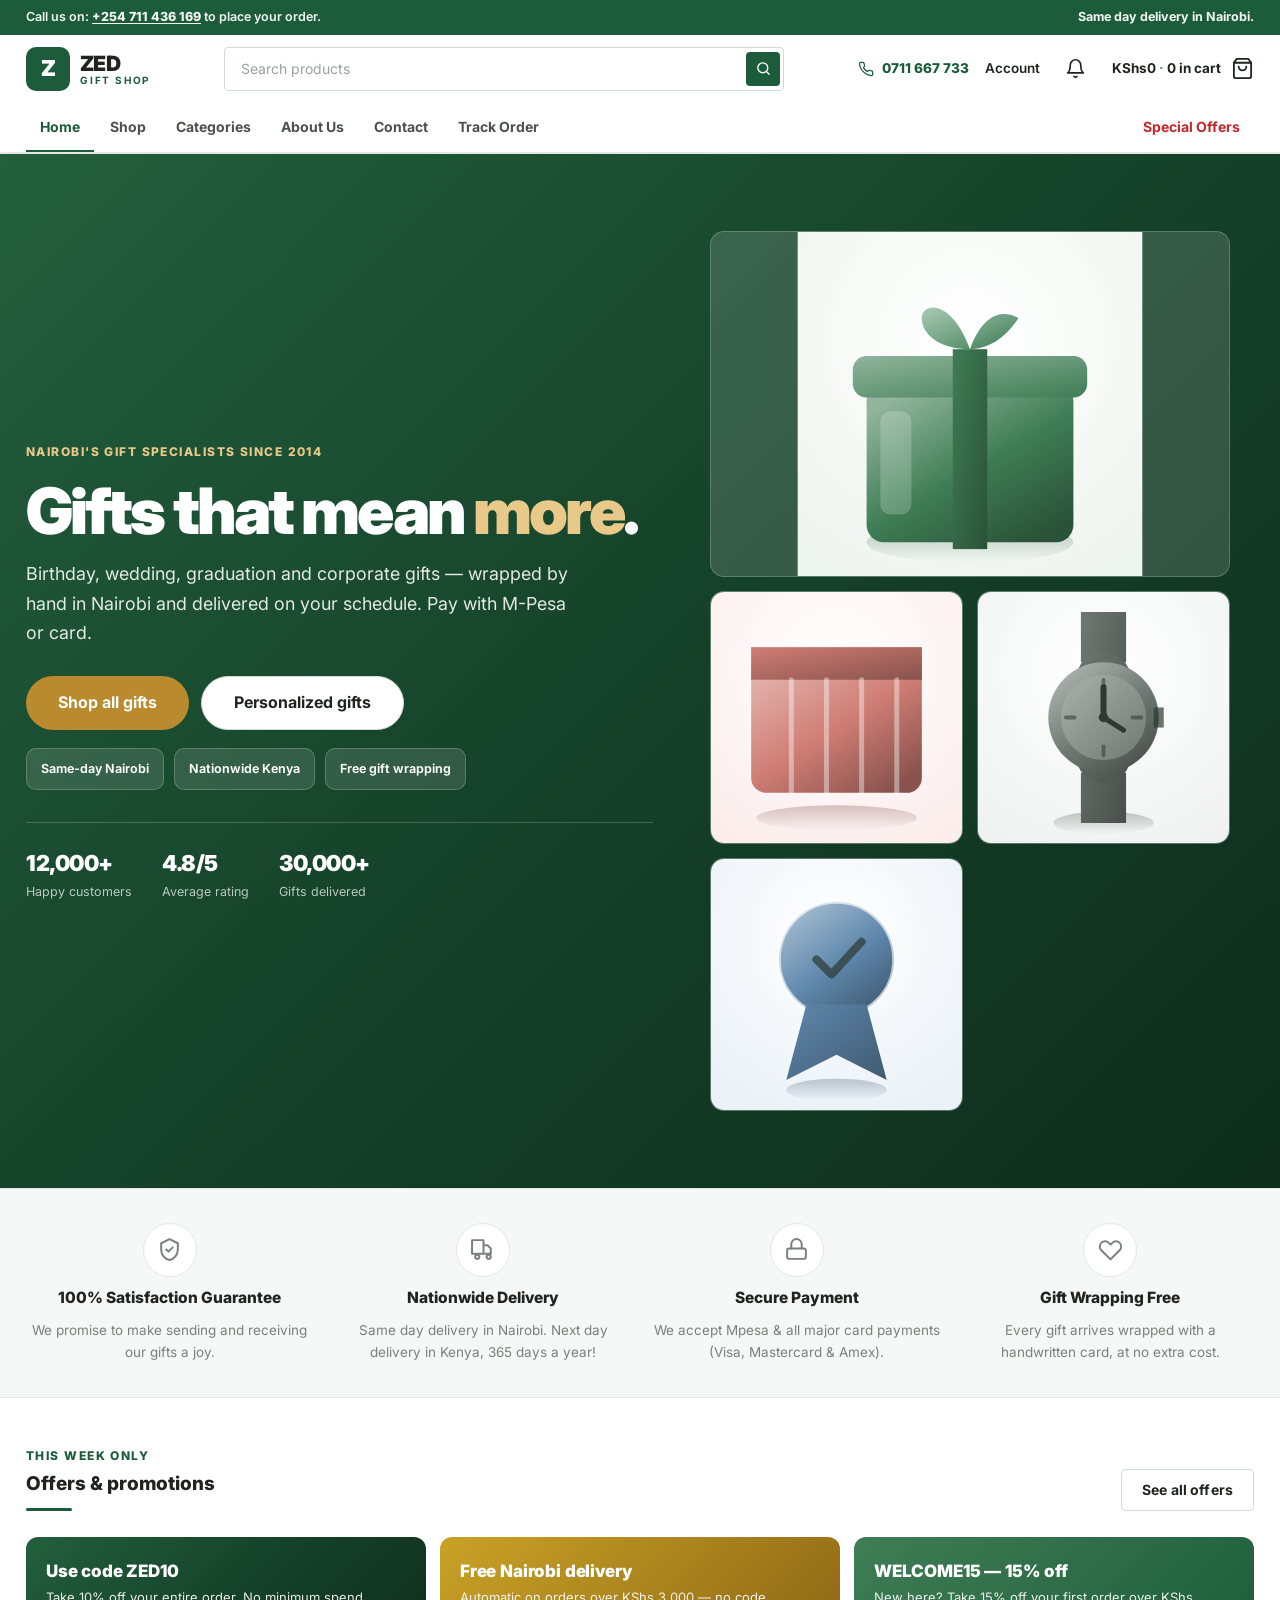
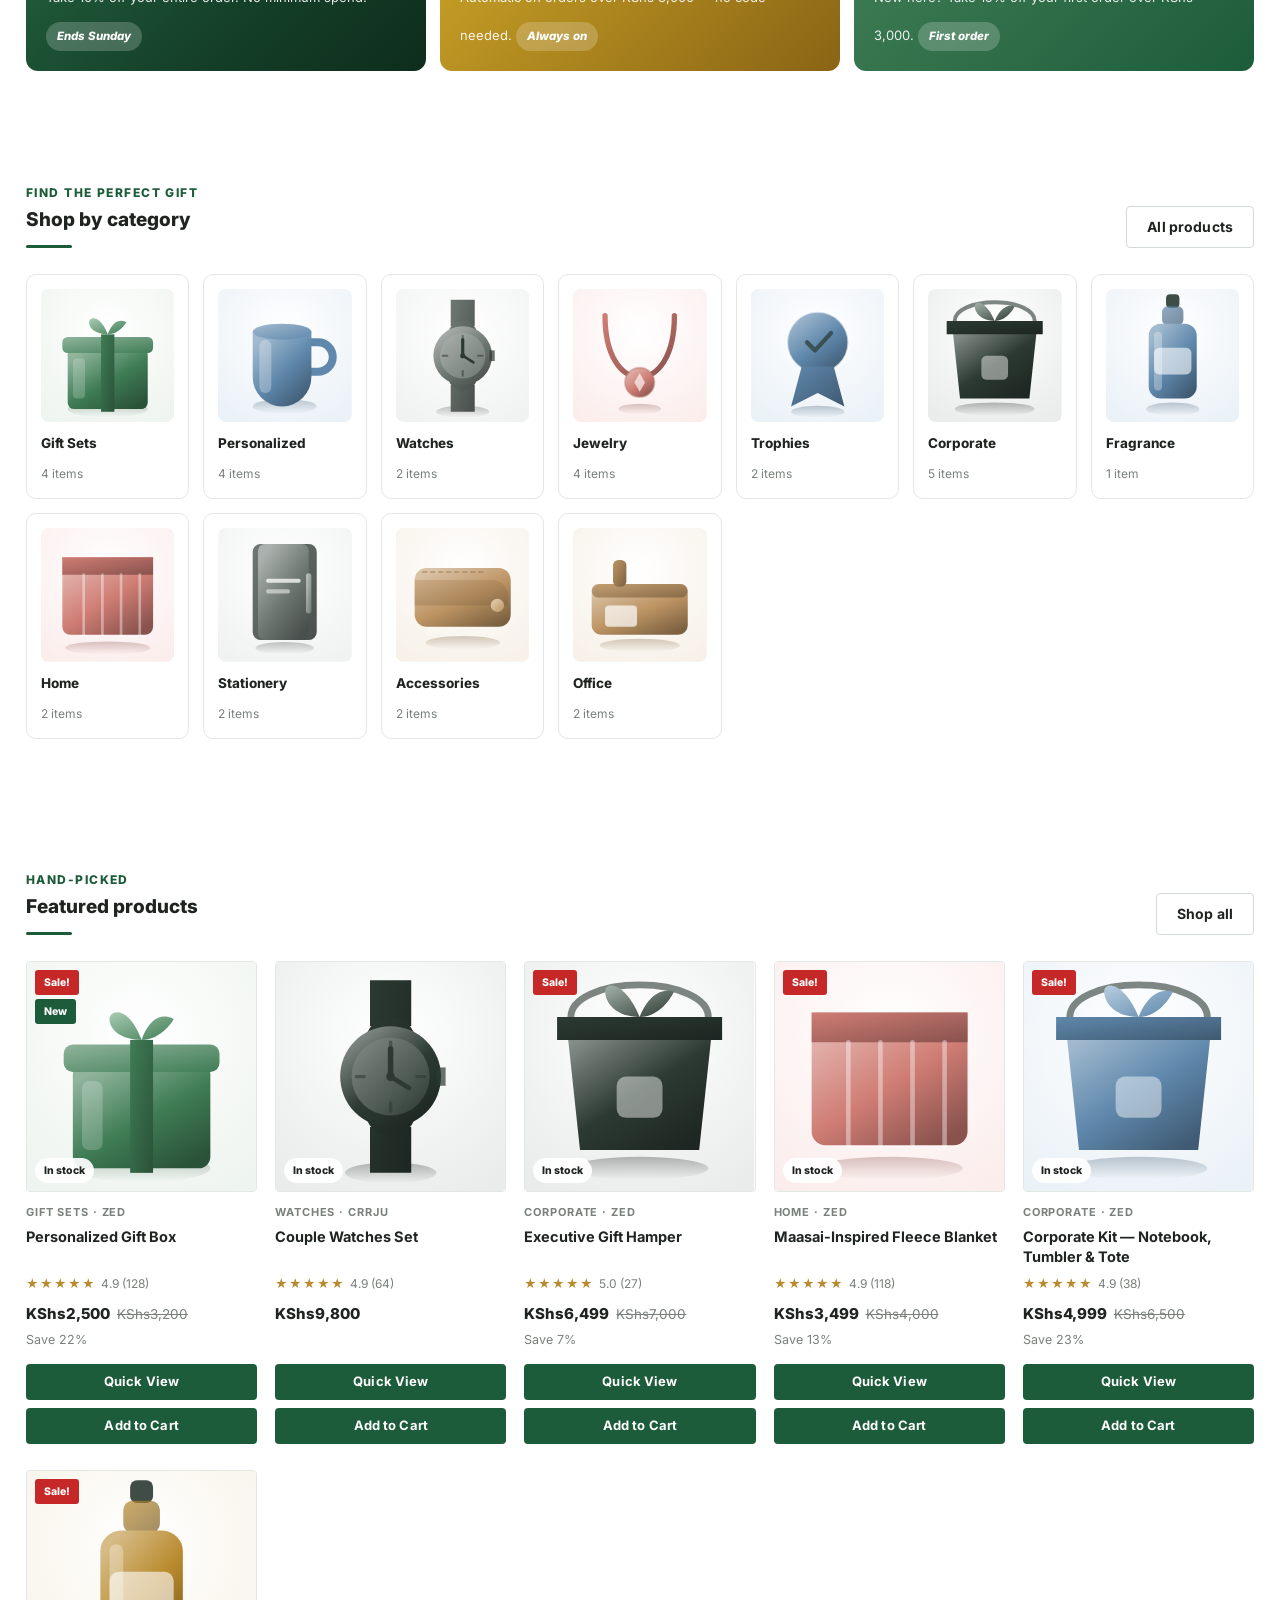
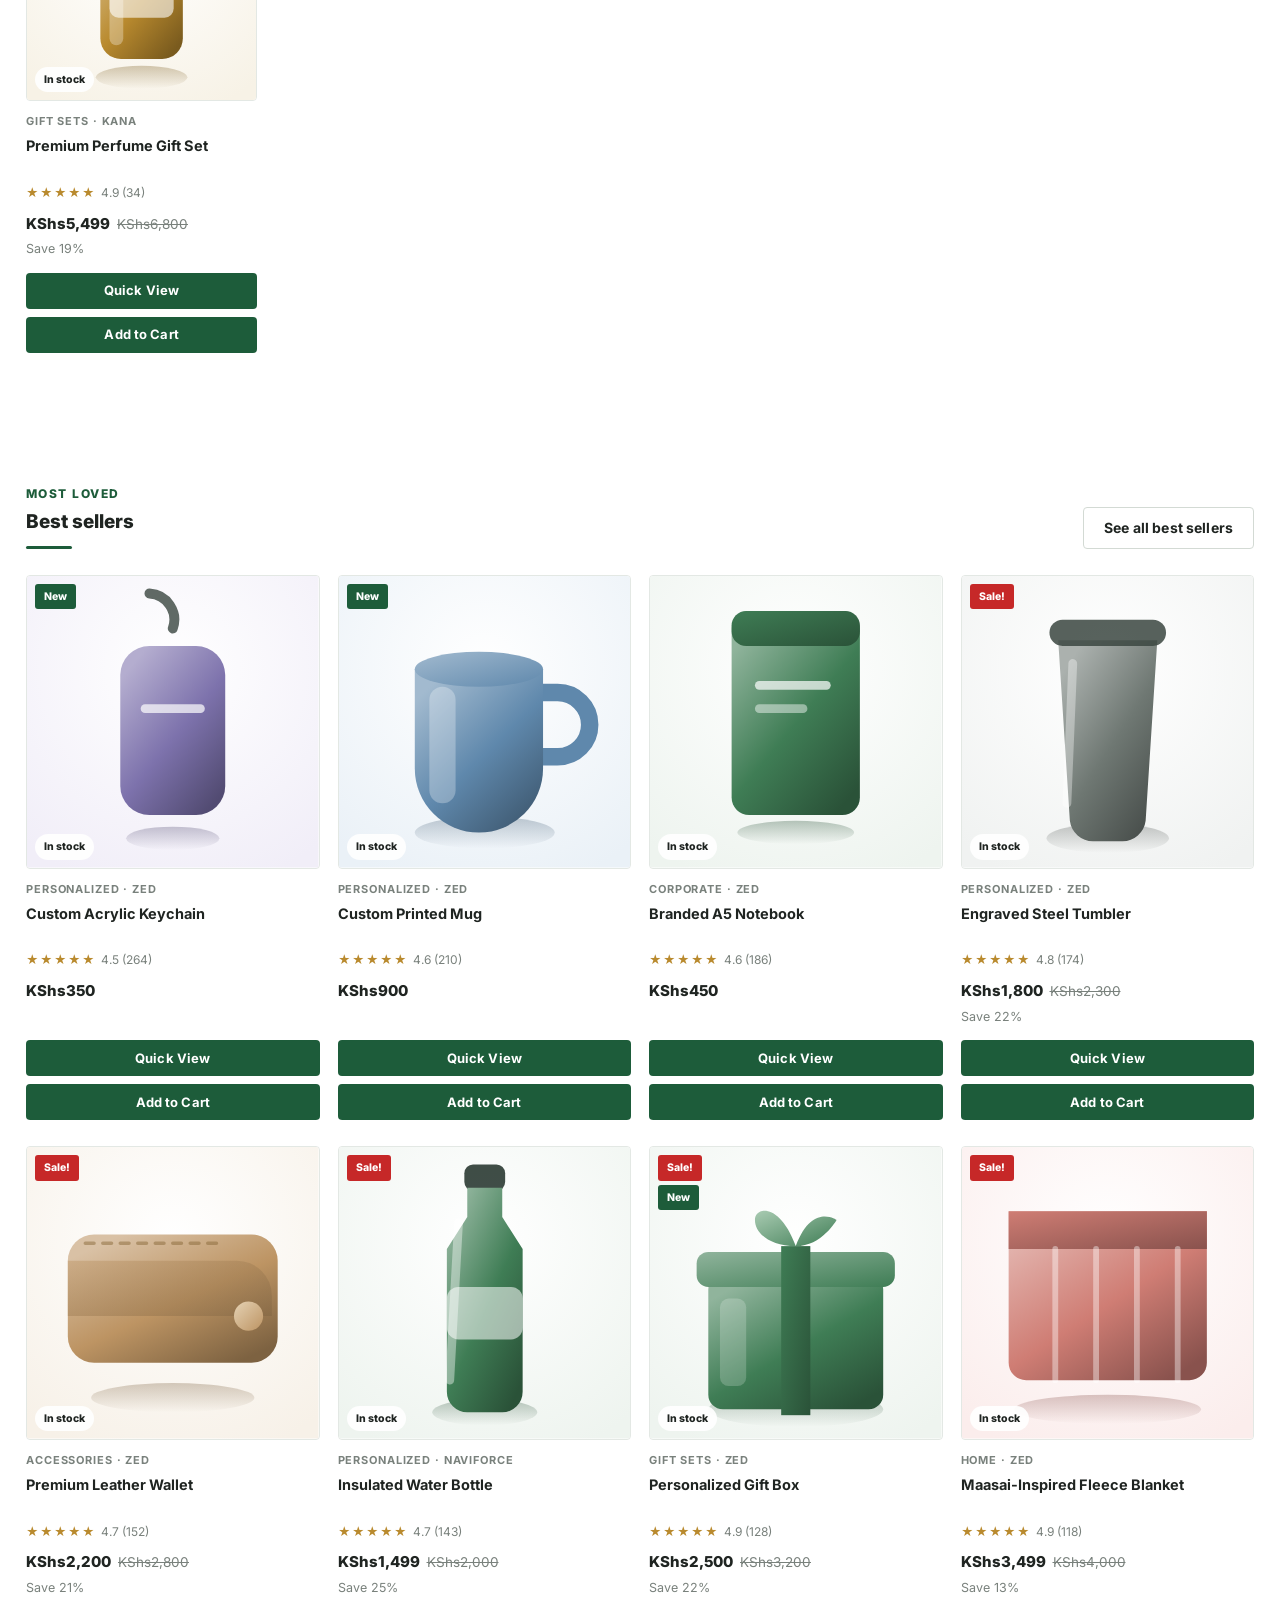
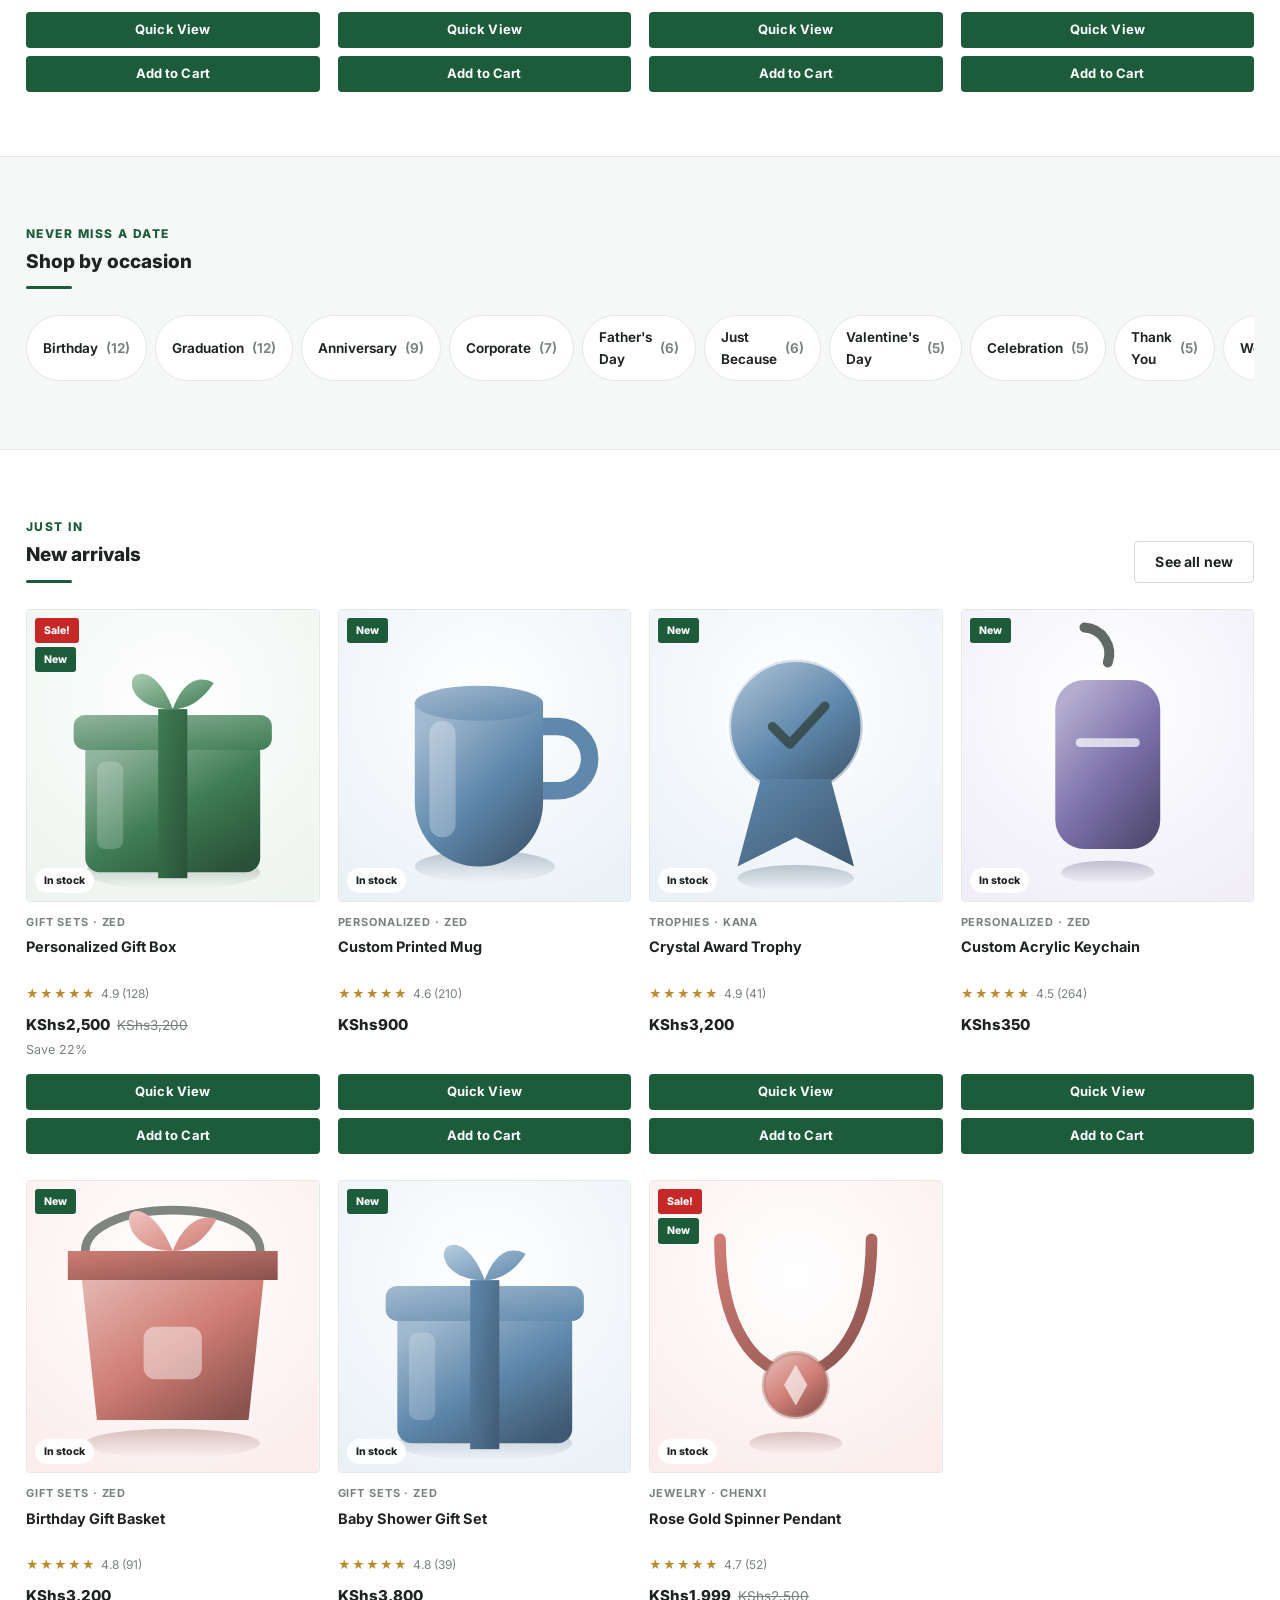
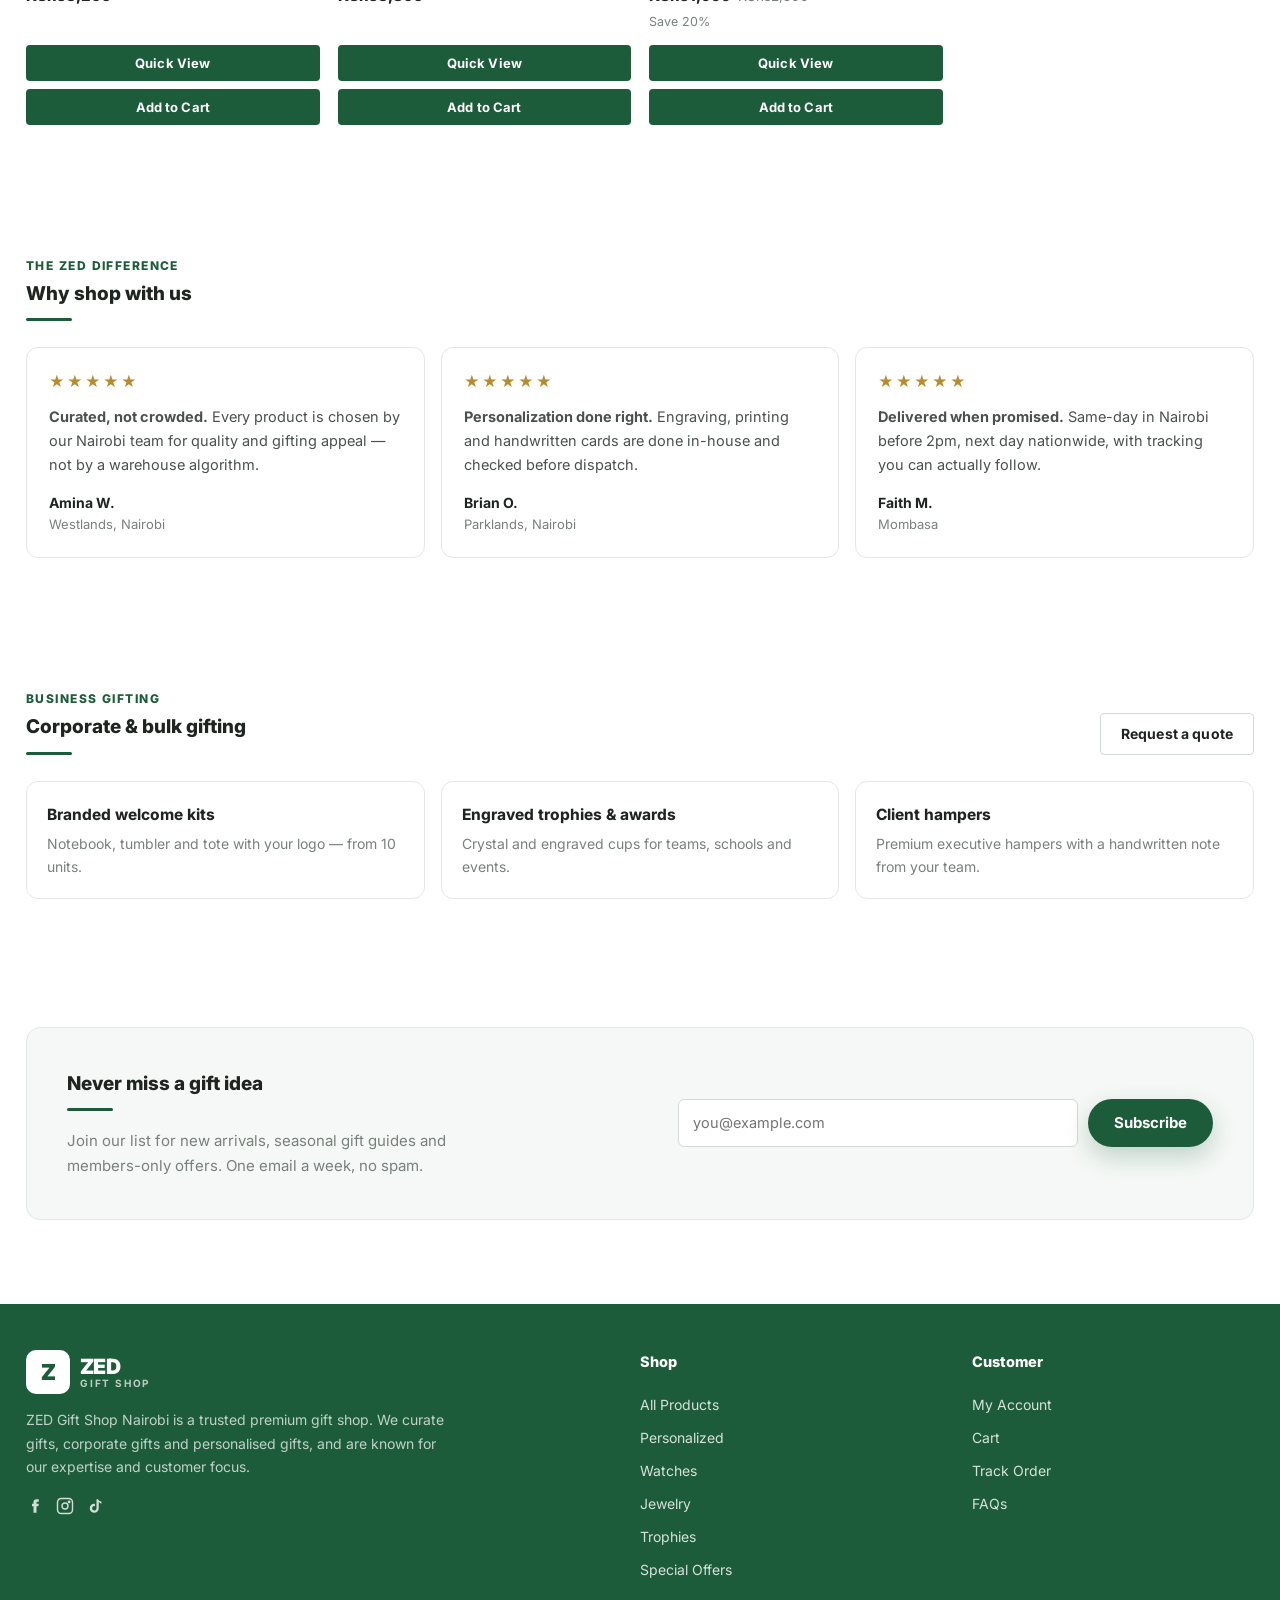
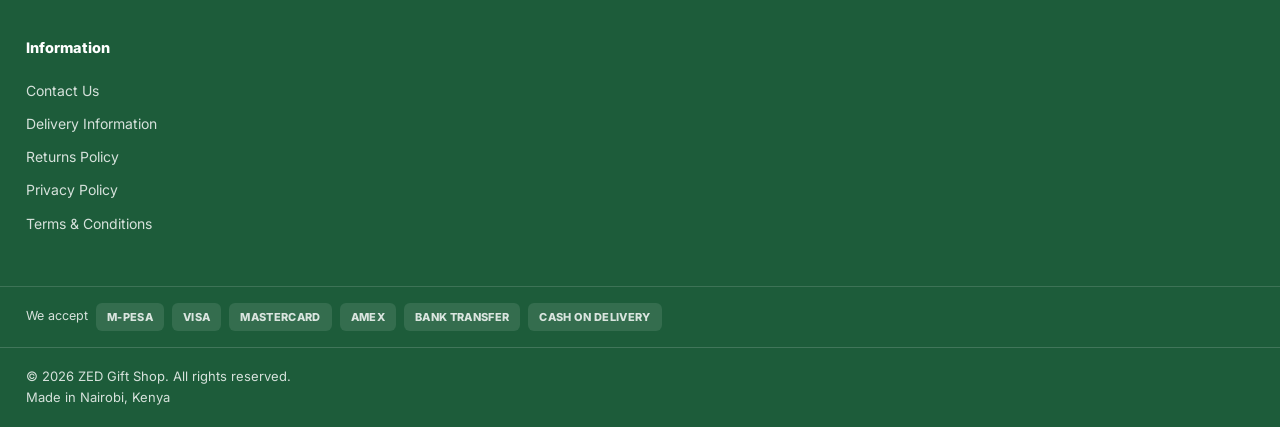
<file: index.html>
<!doctype html>
<html lang="en-KE">
<head>
<meta charset="utf-8">
<meta name="viewport" content="width=device-width, initial-scale=1, viewport-fit=cover">
<meta name="theme-color" content="#1d5c3a">
<title>ZED Gift Shop | Gifts That Mean More. | Nairobi Kenya</title>
<meta name="description" content="ZED Gift Shop — premium birthday, wedding, graduation and corporate gifts in Nairobi. Same-day Nairobi delivery, personalized gifts, watches, jewelry and trophies. Easy M-Pesa checkout.">
<meta name="keywords" content="gift shop Kenya, gifts Nairobi, personalized gifts Kenya, birthday gifts Nairobi, corporate gifts Kenya, same-day gifts Nairobi, graduation gifts Kenya, watches Kenya">
<meta name="robots" content="index, follow">
<link rel="canonical" href="https://zedfelix.github.io/zed-giftshop-storefront/">

<meta property="og:type" content="website">
<meta property="og:site_name" content="ZED Gift Shop">
<meta property="og:title" content="ZED Gift Shop | Gifts That Mean More.">
<meta property="og:description" content="Premium gifts for every occasion. Same-day Nairobi delivery, nationwide Kenya delivery, M-Pesa checkout.">
<meta property="og:url" content="https://zedfelix.github.io/zed-giftshop-storefront/">
<meta name="twitter:card" content="summary_large_image">
<meta name="twitter:title" content="ZED Gift Shop | Gifts That Mean More.">
<meta name="twitter:description" content="Premium gifts for every occasion. Same-day Nairobi delivery, nationwide Kenya delivery.">

<link rel="icon" href="data:image/svg+xml,%3Csvg xmlns='http://www.w3.org/2000/svg' viewBox='0 0 64 64'%3E%3Crect width='64' height='64' rx='12' fill='%231d5c3a'/%3E%3Ctext x='32' y='45' font-family='Inter,sans-serif' font-size='34' font-weight='900' fill='%23fff' text-anchor='middle'%3EZ%3C/text%3E%3C/svg%3E">

<script type="application/ld+json">
{
  "@context": "https://schema.org",
  "@type": "Store",
  "name": "ZED Gift Shop",
  "description": "Premium gift shop in Nairobi, Kenya offering birthday, wedding, graduation, corporate and personalized gifts.",
  "url": "https://zedfelix.github.io/zed-giftshop-storefront/",
  "telephone": "+254711436169",
  "email": "hello@zedgiftshop.co.ke",
  "priceRange": "KShs",
  "currenciesAccepted": "KES",
  "paymentAccepted": "M-Pesa, Visa, Mastercard, American Express",
  "address": { "@type": "PostalAddress", "addressLocality": "Nairobi", "addressCountry": "KE" },
  "areaServed": "Kenya",
  "sameAs": [
    "https://www.facebook.com/zedgiftshop",
    "https://www.instagram.com/zedgiftshop",
    "https://www.tiktok.com/@zedgiftshop"
  ]
}
</script>

<link rel="preconnect" href="https://fonts.googleapis.com">
<link rel="preconnect" href="https://fonts.gstatic.com" crossorigin>
<link rel="stylesheet" href="https://fonts.googleapis.com/css2?family=Inter:wght@400;500;600;700;800;900&display=swap">
<link rel="stylesheet" href="zed.css">
</head>
<body>

<a class="skip" href="#main">Skip to content</a>
<header id="siteHeader"></header>

<main id="main">

  <!-- ══════════ HERO ══════════ -->
  <section class="hero">
    <div class="wrap hero__in">
      <div>
        <p class="hero__kicker">Nairobi's gift specialists since 2014</p>
        <h1 class="hero__h">Gifts that mean <em>more</em>.</h1>
        <p class="hero__p">Birthday, wedding, graduation and corporate gifts — wrapped by hand in Nairobi and delivered on your schedule. Pay with M-Pesa or card.</p>
        <div class="hero__cta">
          <a class="btn btn--accent btn--lg" href="shop.html">Shop all gifts</a>
          <a class="btn btn--ghost btn--lg" href="shop.html?category=Personalized">Personalized gifts</a>
        </div>
        <div class="hero__badges">
          <span class="hero__badge">Same-day Nairobi</span>
          <span class="hero__badge">Nationwide Kenya</span>
          <span class="hero__badge">Free gift wrapping</span>
        </div>
        <dl class="hero__trust">
          <div><dt class="sr-only">Happy customers</dt><dd><b>12,000+</b><span>Happy customers</span></dd></div>
          <div><dt class="sr-only">Product rating</dt><dd><b>4.8/5</b><span>Average rating</span></dd></div>
          <div><dt class="sr-only">Gifts delivered</dt><dd><b>30,000+</b><span>Gifts delivered</span></dd></div>
        </dl>
      </div>
      <div class="hero__art" id="heroArt" aria-hidden="true"></div>
    </div>
  </section>

  <!-- ══════════ TRUST PROPS ══════════ -->
  <section class="props" aria-label="Why shop with ZED">
    <ul class="props__in">
      <li>
        <span class="props__i"><svg viewBox="0 0 24 24" aria-hidden="true"><path d="M12 2 4 6v6c0 5 3.4 9.4 8 10 4.6-.6 8-5 8-10V6Z"/><path d="m9 12 2 2 4-4"/></svg></span>
        <b>100% Satisfaction Guarantee</b>
        <span>We promise to make sending and receiving our gifts a joy.</span>
      </li>
      <li>
        <span class="props__i"><svg viewBox="0 0 24 24" aria-hidden="true"><path d="M1 3h11v13H1zM12 8h4l3 3v5h-7z"/><circle cx="6" cy="19" r="2"/><circle cx="17" cy="19" r="2"/></svg></span>
        <b>Nationwide Delivery</b>
        <span>Same day delivery in Nairobi. Next day delivery in Kenya, 365 days a year!</span>
      </li>
      <li>
        <span class="props__i"><svg viewBox="0 0 24 24" aria-hidden="true"><rect x="3" y="11" width="18" height="10" rx="2"/><path d="M7 11V7a5 5 0 0 1 10 0v4"/></svg></span>
        <b>Secure Payment</b>
        <span>We accept Mpesa &amp; all major card payments (Visa, Mastercard &amp; Amex).</span>
      </li>
      <li>
        <span class="props__i"><svg viewBox="0 0 24 24" aria-hidden="true"><path d="M20.8 5.6a5 5 0 0 0-7.1 0L12 7.3l-1.7-1.7a5 5 0 1 0-7.1 7.1l8.8 8.8 8.8-8.8a5 5 0 0 0 0-7.1Z"/></svg></span>
        <b>Gift Wrapping Free</b>
        <span>Every gift arrives wrapped with a handwritten card, at no extra cost.</span>
      </li>
    </ul>
  </section>

  <!-- ══════════ OFFERS ══════════ -->
  <section class="wrap sec sec--tight" aria-labelledby="offersH">
    <div class="sec__hd">
      <div>
        <p class="hero__kicker" style="color:var(--green)">This week only</p>
        <h2 class="ttl" id="offersH">Offers &amp; promotions</h2>
      </div>
      <a class="abtn abtn--line" href="shop.html?availability=sale">See all offers</a>
    </div>
    <div class="offers">
      <div class="offer">
        <b>Use code ZED10</b>
        <span>Take 10% off your entire order. No minimum spend.</span>
        <em>Ends Sunday</em>
      </div>
      <div class="offer offer--gold">
        <b>Free Nairobi delivery</b>
        <span>Automatic on orders over KShs 3,000 — no code needed.</span>
        <em>Always on</em>
      </div>
      <div class="offer offer--sage">
        <b>WELCOME15 — 15% off</b>
        <span>New here? Take 15% off your first order over KShs 3,000.</span>
        <em>First order</em>
      </div>
    </div>
  </section>

  <!-- ══════════ CATEGORIES ══════════ -->
  <section class="wrap sec" id="categories" aria-labelledby="catsH">
    <div class="sec__hd">
      <div>
        <p class="hero__kicker" style="color:var(--green)">Find the perfect gift</p>
        <h2 class="ttl" id="catsH">Shop by category</h2>
      </div>
      <a class="abtn abtn--line" href="shop.html">All products</a>
    </div>
    <div class="cattiles" id="homeCats"></div>
  </section>

  <!-- ══════════ FEATURED ══════════ -->
  <section class="wrap sec" aria-labelledby="featH">
    <div class="sec__hd">
      <div>
        <p class="hero__kicker" style="color:var(--green)">Hand-picked</p>
        <h2 class="ttl" id="featH">Featured products</h2>
      </div>
      <a class="abtn abtn--line" href="shop.html">Shop all</a>
    </div>
    <div class="pgrid pgrid--feat" id="homeFeat"></div>
  </section>

  <!-- ══════════ BEST SELLERS ══════════ -->
  <section class="wrap sec" aria-labelledby="bestH">
    <div class="sec__hd">
      <div>
        <p class="hero__kicker" style="color:var(--green)">Most loved</p>
        <h2 class="ttl" id="bestH">Best sellers</h2>
      </div>
      <a class="abtn abtn--line" href="shop.html?sort=popularity">See all best sellers</a>
    </div>
    <div class="pgrid" id="homeBest"></div>
  </section>

  <!-- ══════════ SHOP BY OCCASION ══════════ -->
  <section class="sec" style="background:var(--soft);border-block:1px solid var(--line)" aria-labelledby="occH">
    <div class="wrap">
      <div class="sec__hd">
        <div>
          <p class="hero__kicker" style="color:var(--green)">Never miss a date</p>
          <h2 class="ttl" id="occH">Shop by occasion</h2>
        </div>
      </div>
      <div class="pills" id="homeOcc"></div>
    </div>
  </section>

  <!-- ══════════ NEW ARRIVALS ══════════ -->
  <section class="wrap sec" aria-labelledby="newH">
    <div class="sec__hd">
      <div>
        <p class="hero__kicker" style="color:var(--green)">Just in</p>
        <h2 class="ttl" id="newH">New arrivals</h2>
      </div>
      <a class="abtn abtn--line" href="shop.html?sort=new">See all new</a>
    </div>
    <div class="pgrid" id="homeNew"></div>
  </section>

  <!-- ══════════ WHY ZED ══════════ -->
  <section class="wrap sec" aria-labelledby="whyH">
    <div class="sec__hd">
      <div>
        <p class="hero__kicker" style="color:var(--green)">The ZED difference</p>
        <h2 class="ttl" id="whyH">Why shop with us</h2>
      </div>
    </div>
    <div class="grid-3">
      <div class="quote">
        <span class="quote__stars" aria-hidden="true">★★★★★</span>
        <p><strong>Curated, not crowded.</strong> Every product is chosen by our Nairobi team for quality and gifting appeal — not by a warehouse algorithm.</p>
        <footer><b>Amina W.</b>Westlands, Nairobi</footer>
      </div>
      <div class="quote">
        <span class="quote__stars" aria-hidden="true">★★★★★</span>
        <p><strong>Personalization done right.</strong> Engraving, printing and handwritten cards are done in-house and checked before dispatch.</p>
        <footer><b>Brian O.</b>Parklands, Nairobi</footer>
      </div>
      <div class="quote">
        <span class="quote__stars" aria-hidden="true">★★★★★</span>
        <p><strong>Delivered when promised.</strong> Same-day in Nairobi before 2pm, next day nationwide, with tracking you can actually follow.</p>
        <footer><b>Faith M.</b>Mombasa</footer>
      </div>
    </div>
  </section>

  <!-- ══════════ CORPORATE ══════════ -->
  <section class="wrap sec" aria-labelledby="corpH">
    <div class="sec__hd">
      <div>
        <p class="hero__kicker" style="color:var(--green)">Business gifting</p>
        <h2 class="ttl" id="corpH">Corporate &amp; bulk gifting</h2>
      </div>
      <a class="abtn abtn--line" href="contact.html#corporate">Request a quote</a>
    </div>
    <div class="grid-3">
      <div class="cardline">
        <b>Branded welcome kits</b>
        <span>Notebook, tumbler and tote with your logo — from 10 units.</span>
      </div>
      <div class="cardline">
        <b>Engraved trophies &amp; awards</b>
        <span>Crystal and engraved cups for teams, schools and events.</span>
      </div>
      <div class="cardline">
        <b>Client hampers</b>
        <span>Premium executive hampers with a handwritten note from your team.</span>
      </div>
    </div>
  </section>

  <!-- ══════════ NEWSLETTER ══════════ -->
  <section class="wrap sec" aria-labelledby="newsH">
    <div class="news">
      <div>
        <h2 class="ttl" id="newsH">Never miss a gift idea</h2>
        <p style="margin-top:8px;color:var(--muted);font-size:15px;max-width:46ch">Join our list for new arrivals, seasonal gift guides and members-only offers. One email a week, no spam.</p>
      </div>
      <form class="news__form" id="newsForm" novalidate>
        <label class="sr-only" for="newsEmail">Email address</label>
        <input class="input" id="newsEmail" type="email" placeholder="you@example.com" required>
        <button class="btn btn--primary" type="submit">Subscribe</button>
      </form>
    </div>
  </section>

</main>

<footer id="siteFooter"></footer>

<div class="modal" id="qv" role="dialog" aria-modal="true" aria-hidden="true" aria-label="Product quick view">
  <div class="modal__v" data-x></div>
  <div class="modal__b">
    <button class="xbtn modal__x" type="button" data-x aria-label="Close quick view">
      <svg viewBox="0 0 24 24" aria-hidden="true"><path d="M18 6 6 18M6 6l12 12"/></svg>
    </button>
    <div id="qvBody"></div>
  </div>
</div>

<script src="store.js" defer></script>
<script src="home.js" defer></script>
</body>
</html>
</file>
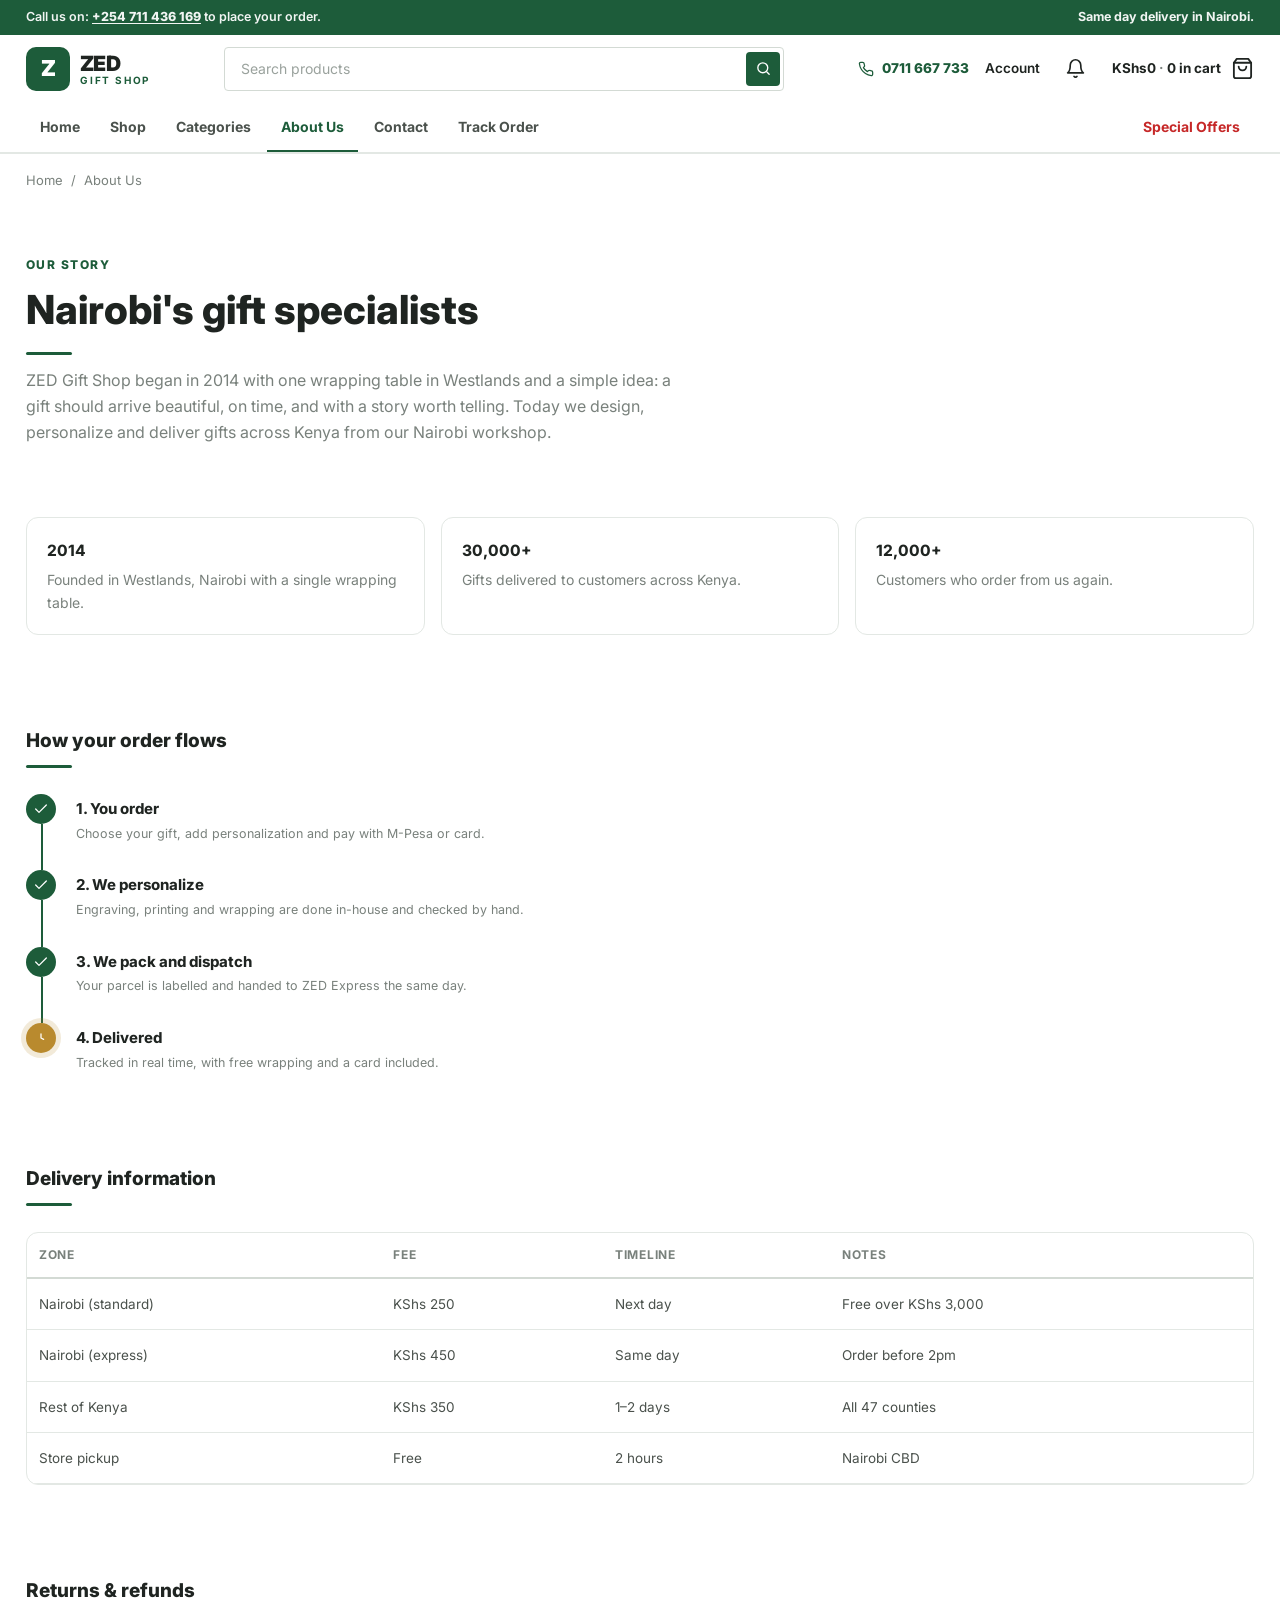
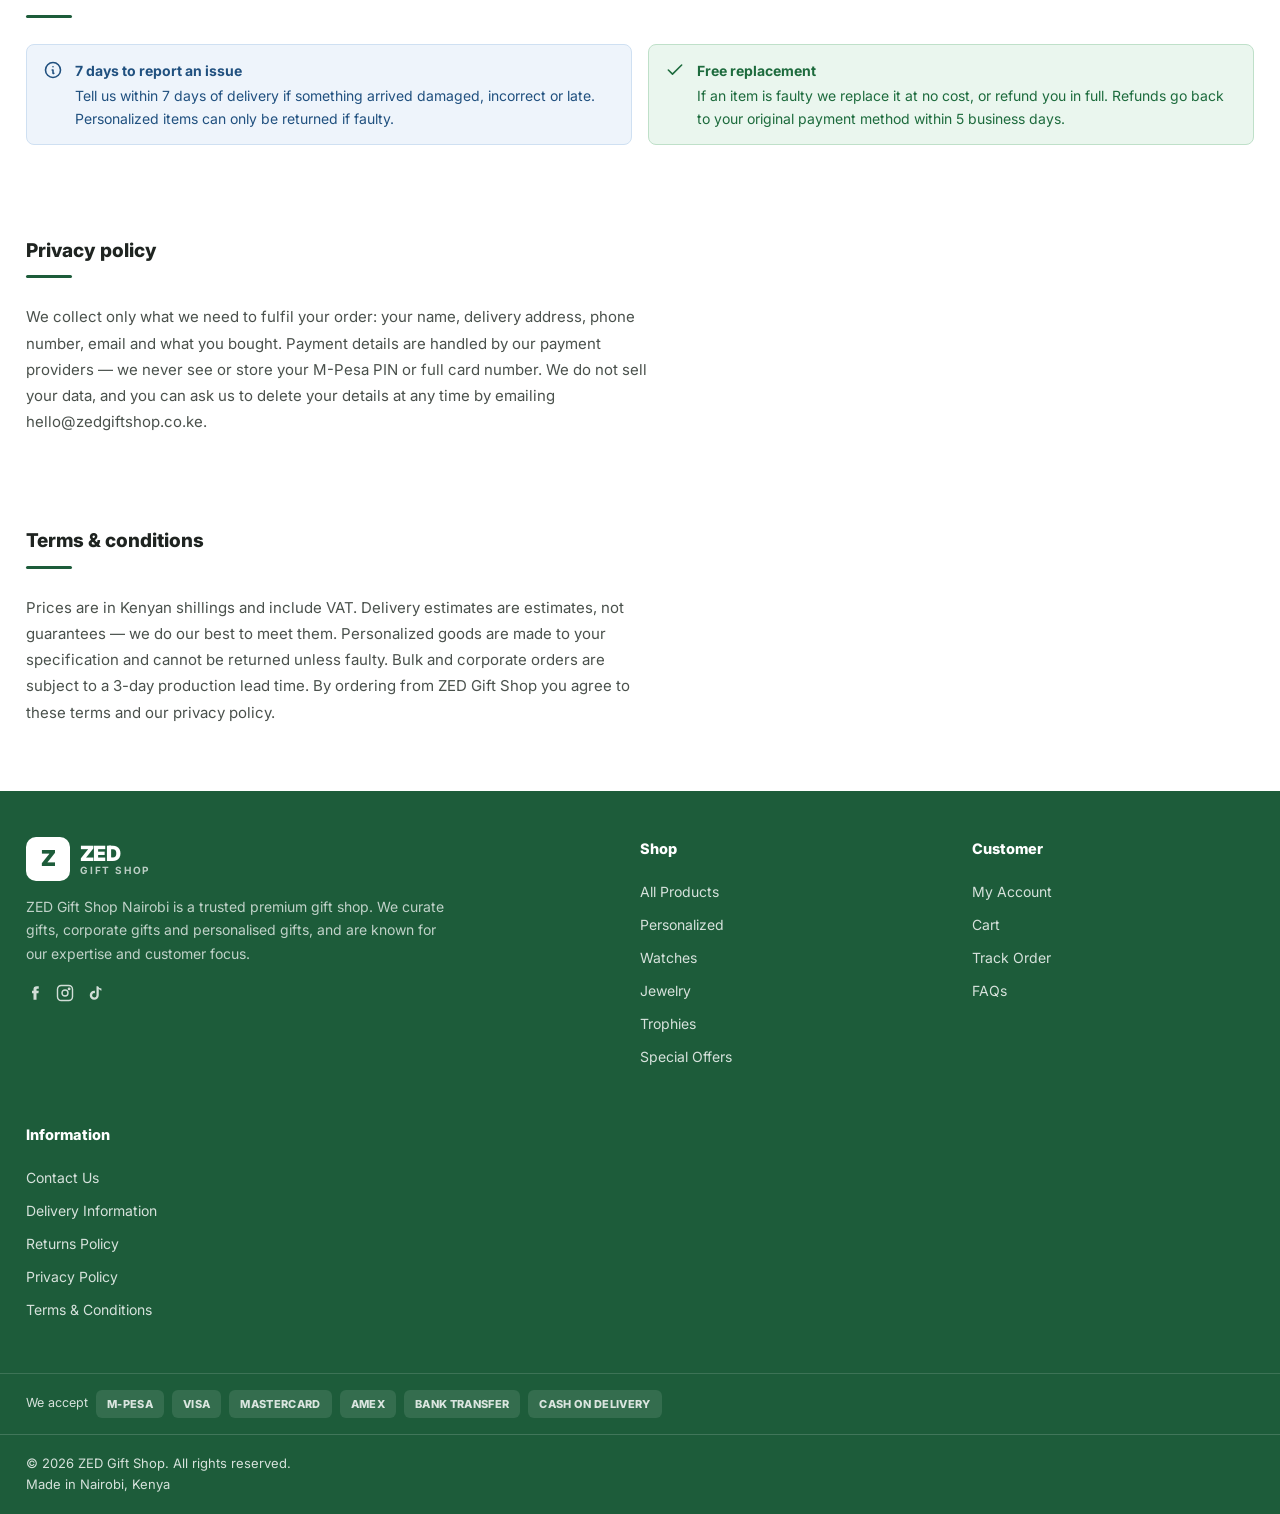
<file: about.html>
<!doctype html>
<html lang="en-KE">
<head>
<meta charset="utf-8">
<meta name="viewport" content="width=device-width, initial-scale=1, viewport-fit=cover">
<meta name="theme-color" content="#1d5c3a">
<title>About ZED Gift Shop | Nairobi Gift Specialists</title>
<meta name="description" content="Learn about ZED Gift Shop Nairobi — our story, delivery information, returns, privacy and terms.">
<meta name="robots" content="index, follow">
<link rel="canonical" href="https://zedfelix.github.io/zed-giftshop-storefront/about.html">
<meta property="og:type" content="website">
<meta property="og:site_name" content="ZED Gift Shop">
<meta property="og:title" content="About ZED Gift Shop | Nairobi Gift Specialists">
<meta property="og:description" content="Learn about ZED Gift Shop Nairobi — our story, delivery information, returns, privacy and terms.">
<meta property="og:url" content="https://zedfelix.github.io/zed-giftshop-storefront/about.html">
<meta name="twitter:card" content="summary_large_image">
<link rel="icon" href="data:image/svg+xml,%3Csvg xmlns='http://www.w3.org/2000/svg' viewBox='0 0 64 64'%3E%3Crect width='64' height='64' rx='12' fill='%231d5c3a'/%3E%3Ctext x='32' y='45' font-family='Inter,sans-serif' font-size='34' font-weight='900' fill='%23fff' text-anchor='middle'%3EZ%3C/text%3E%3C/svg%3E">
<link rel="preconnect" href="https://fonts.googleapis.com">
<link rel="preconnect" href="https://fonts.gstatic.com" crossorigin>
<link rel="stylesheet" href="https://fonts.googleapis.com/css2?family=Inter:wght@400;500;600;700;800;900&display=swap">
<link rel="stylesheet" href="zed.css">

</head>
<body>

<a class="skip" href="#main">Skip to content</a>
<header id="siteHeader"></header>

<main id="main">
<nav class="wrap crumbs" aria-label="Breadcrumb"><a href="index.html">Home</a><span aria-hidden="true">/</span><span aria-current="page">About Us</span></nav>
<section class="wrap sec sec--tight" style="padding-bottom:0">
  <div class="sec__hd">
    <div>
      <p class="hero__kicker" style="color:var(--green)">Our story</p>
      <h1 class="ttl" style="font-size:clamp(26px,3.4vw,40px)">Nairobi's gift specialists</h1>
      <p style="margin-top:12px;color:var(--muted);font-size:16px;max-width:66ch">ZED Gift Shop began in 2014 with one wrapping table in Westlands and a simple idea: a gift should arrive beautiful, on time, and with a story worth telling. Today we design, personalize and deliver gifts across Kenya from our Nairobi workshop.</p>
    </div>
  </div>
</section>

<section class="wrap sec sec--tight">
  <div class="grid-3">
    <div class="cardline"><b>2014</b><span>Founded in Westlands, Nairobi with a single wrapping table.</span></div>
    <div class="cardline"><b>30,000+</b><span>Gifts delivered to customers across Kenya.</span></div>
    <div class="cardline"><b>12,000+</b><span>Customers who order from us again.</span></div>
  </div>
</section>

<section class="wrap sec sec--tight" id="how">
  <div class="sec__hd"><h2 class="ttl">How your order flows</h2></div>
  <div class="tl">
    <div class="tl__i is-done"><span class="tl__dot"><svg viewBox="0 0 24 24" fill="none" stroke="currentColor" stroke-width="2.6" aria-hidden="true"><path d="M20 6 9 17l-5-5"/></svg></span><span class="tl__line"></span><div class="tl__b"><b>1. You order</b><span>Choose your gift, add personalization and pay with M-Pesa or card.</span></div></div>
    <div class="tl__i is-done"><span class="tl__dot"><svg viewBox="0 0 24 24" fill="none" stroke="currentColor" stroke-width="2.6" aria-hidden="true"><path d="M20 6 9 17l-5-5"/></svg></span><span class="tl__line"></span><div class="tl__b"><b>2. We personalize</b><span>Engraving, printing and wrapping are done in-house and checked by hand.</span></div></div>
    <div class="tl__i is-done"><span class="tl__dot"><svg viewBox="0 0 24 24" fill="none" stroke="currentColor" stroke-width="2.6" aria-hidden="true"><path d="M20 6 9 17l-5-5"/></svg></span><span class="tl__line"></span><div class="tl__b"><b>3. We pack and dispatch</b><span>Your parcel is labelled and handed to ZED Express the same day.</span></div></div>
    <div class="tl__i is-now"><span class="tl__dot"><svg viewBox="0 0 24 24" fill="none" stroke="currentColor" stroke-width="2.4" aria-hidden="true"><path d="M12 6v6l4 2"/></svg></span><span class="tl__line"></span><div class="tl__b"><b>4. Delivered</b><span>Tracked in real time, with free wrapping and a card included.</span></div></div>
  </div>
</section>

<section class="wrap sec sec--tight" id="delivery">
  <div class="sec__hd"><h2 class="ttl">Delivery information</h2></div>
  <div class="otablewrap">
    <table class="otable">
      <caption class="sr-only">Delivery options, fees and timelines</caption>
      <thead><tr><th scope="col">Zone</th><th scope="col">Fee</th><th scope="col">Timeline</th><th scope="col">Notes</th></tr></thead>
      <tbody>
        <tr><td>Nairobi (standard)</td><td>KShs 250</td><td>Next day</td><td>Free over KShs 3,000</td></tr>
        <tr><td>Nairobi (express)</td><td>KShs 450</td><td>Same day</td><td>Order before 2pm</td></tr>
        <tr><td>Rest of Kenya</td><td>KShs 350</td><td>1–2 days</td><td>All 47 counties</td></tr>
        <tr><td>Store pickup</td><td>Free</td><td>2 hours</td><td>Nairobi CBD</td></tr>
      </tbody>
    </table>
  </div>
</section>

<section class="wrap sec sec--tight" id="returns">
  <div class="sec__hd"><h2 class="ttl">Returns &amp; refunds</h2></div>
  <div class="grid-2">
    <div class="notice notice--info">
      <svg viewBox="0 0 24 24" fill="none" stroke="currentColor" stroke-width="2" aria-hidden="true"><circle cx="12" cy="12" r="9"/><path d="M12 8h.01M11 12h1v4h1"/></svg>
      <span><b>7 days to report an issue</b> Tell us within 7 days of delivery if something arrived damaged, incorrect or late. Personalized items can only be returned if faulty.</span>
    </div>
    <div class="notice notice--ok">
      <svg viewBox="0 0 24 24" fill="none" stroke="currentColor" stroke-width="2" aria-hidden="true"><path d="M20 6 9 17l-5-5"/></svg>
      <span><b>Free replacement</b> If an item is faulty we replace it at no cost, or refund you in full. Refunds go back to your original payment method within 5 business days.</span>
    </div>
  </div>
</section>

<section class="wrap sec sec--tight" id="privacy">
  <div class="sec__hd"><h2 class="ttl">Privacy policy</h2></div>
  <p style="max-width:70ch;color:var(--body);font-size:15px;line-height:1.75">We collect only what we need to fulfil your order: your name, delivery address, phone number, email and what you bought. Payment details are handled by our payment providers — we never see or store your M-Pesa PIN or full card number. We do not sell your data, and you can ask us to delete your details at any time by emailing hello@zedgiftshop.co.ke.</p>
</section>

<section class="wrap sec sec--tight" id="terms">
  <div class="sec__hd"><h2 class="ttl">Terms &amp; conditions</h2></div>
  <p style="max-width:70ch;color:var(--body);font-size:15px;line-height:1.75">Prices are in Kenyan shillings and include VAT. Delivery estimates are estimates, not guarantees — we do our best to meet them. Personalized goods are made to your specification and cannot be returned unless faulty. Bulk and corporate orders are subject to a 3-day production lead time. By ordering from ZED Gift Shop you agree to these terms and our privacy policy.</p>
</section>
</main>

<footer id="siteFooter"></footer>

<div class="modal" id="qv" role="dialog" aria-modal="true" aria-hidden="true" aria-label="Product quick view">
  <div class="modal__v" data-x></div>
  <div class="modal__b">
    <button class="xbtn modal__x" type="button" data-x aria-label="Close quick view">
      <svg viewBox="0 0 24 24" aria-hidden="true"><path d="M18 6 6 18M6 6l12 12"/></svg>
    </button>
    <div id="qvBody"></div>
  </div>
</div>

<script src="store.js" defer></script>

</body>
</html>
</file>
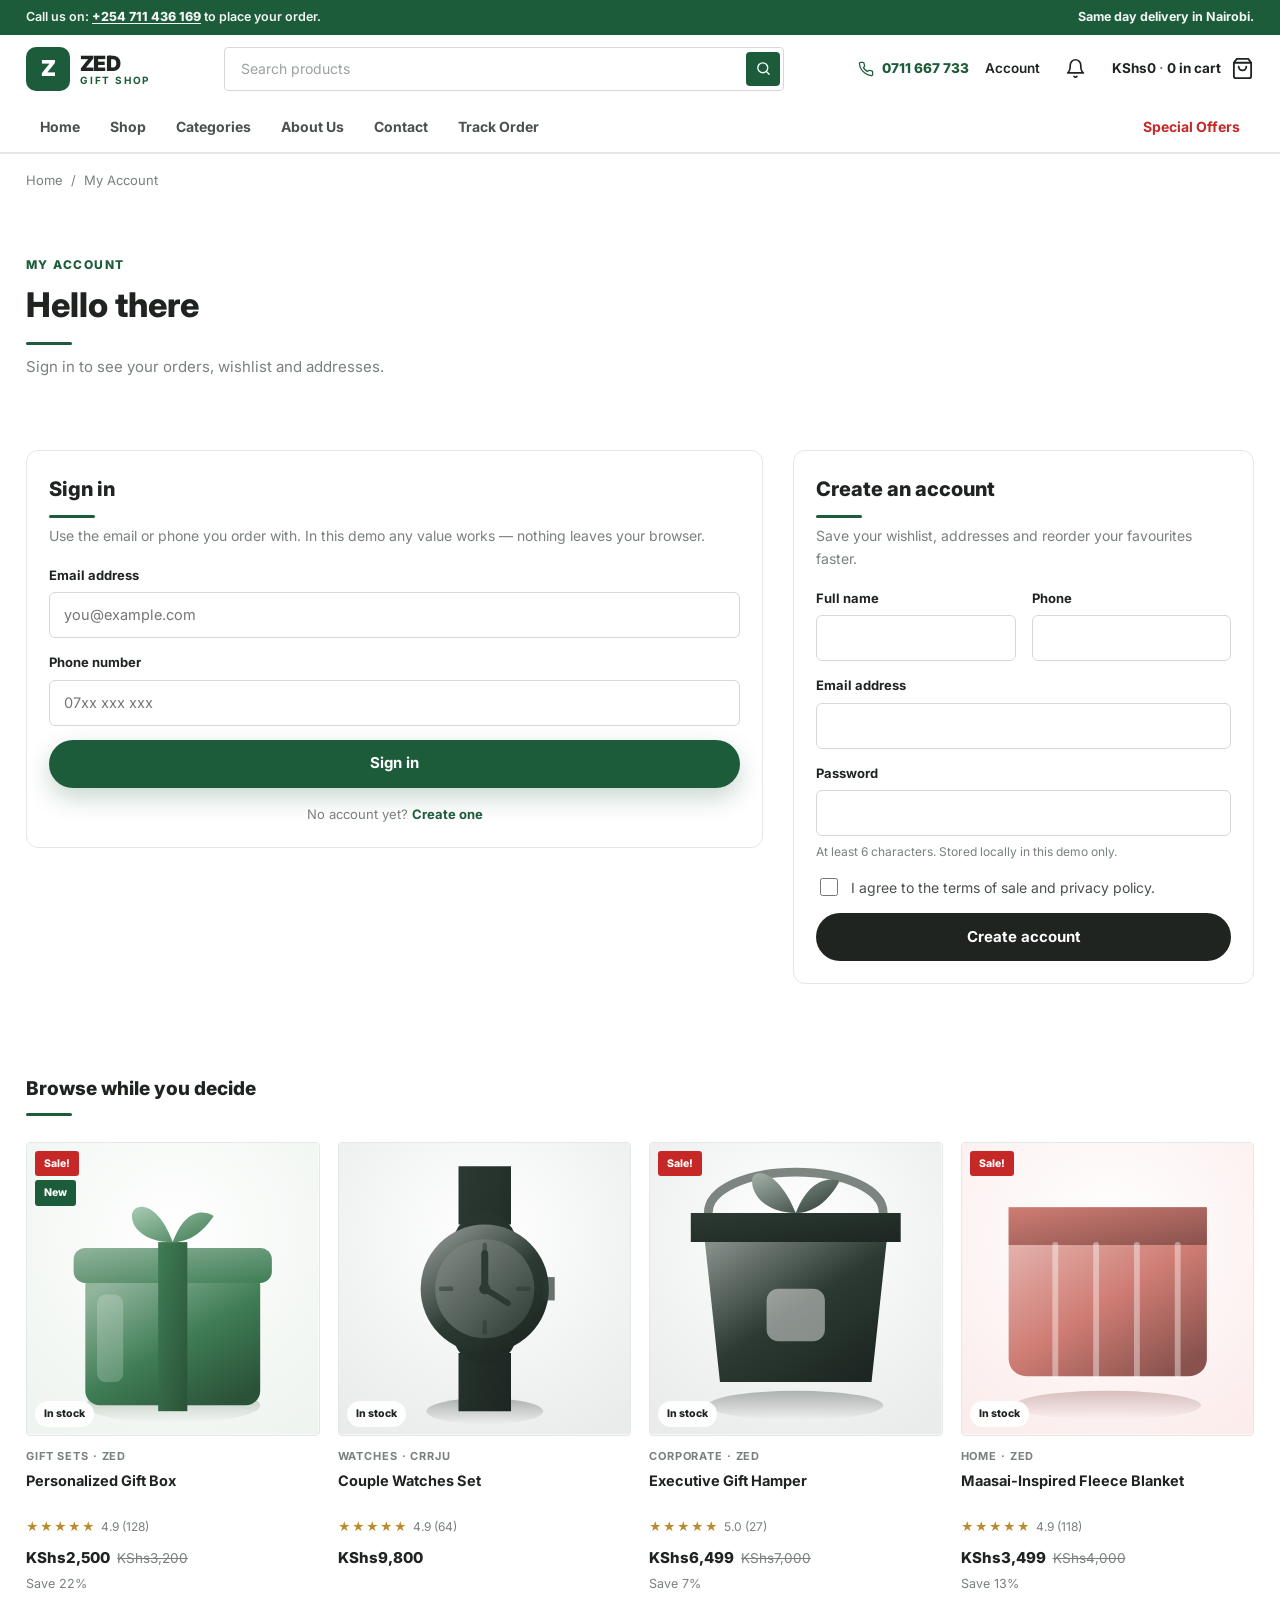
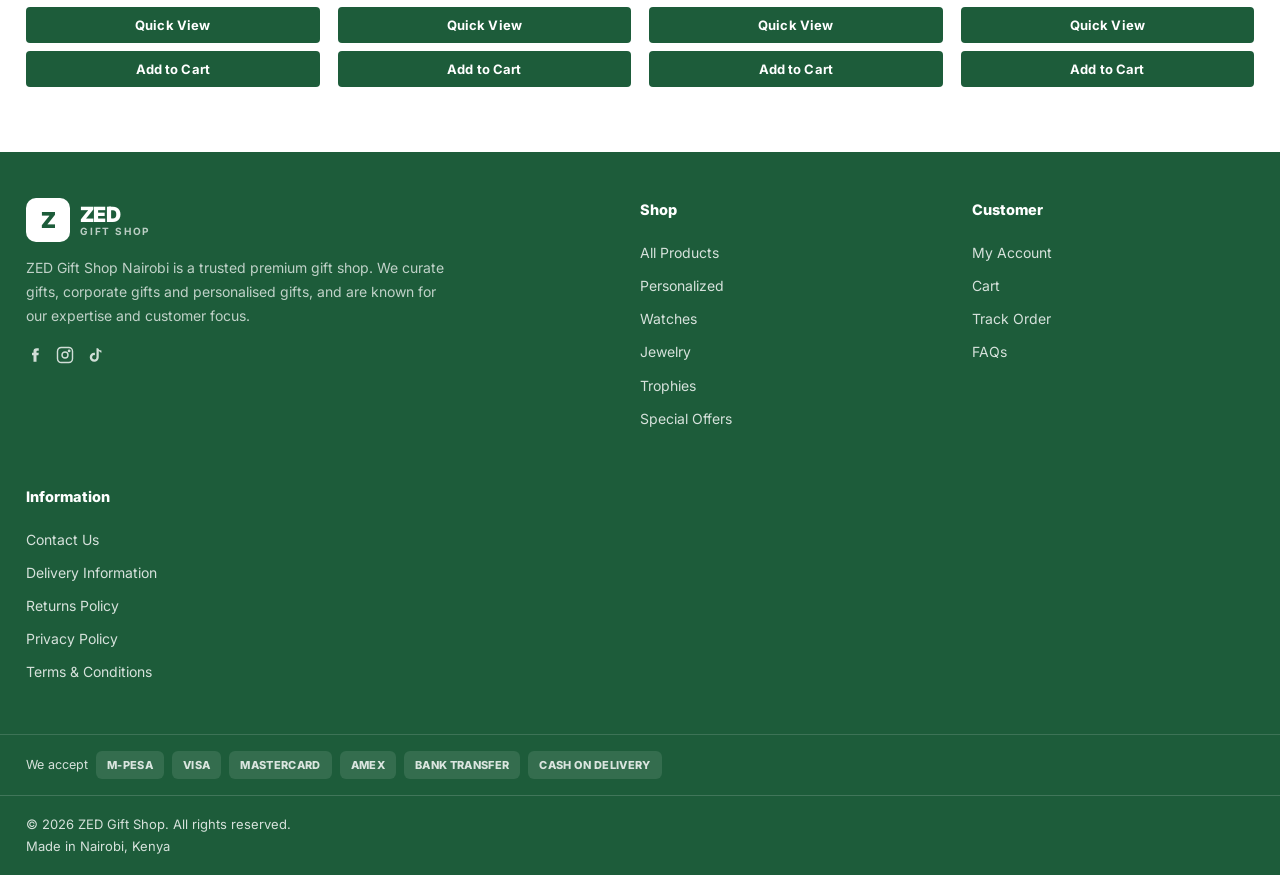
<file: account.html>
<!doctype html>
<html lang="en-KE">
<head>
<meta charset="utf-8">
<meta name="viewport" content="width=device-width, initial-scale=1, viewport-fit=cover">
<meta name="theme-color" content="#1d5c3a">
<title>My Account | ZED Gift Shop</title>
<meta name="description" content="Your ZED Gift Shop orders, wishlist, addresses and notifications.">
<meta name="robots" content="index, follow">
<link rel="canonical" href="https://zedfelix.github.io/zed-giftshop-storefront/account.html">
<meta property="og:type" content="website">
<meta property="og:site_name" content="ZED Gift Shop">
<meta property="og:title" content="My Account | ZED Gift Shop">
<meta property="og:description" content="Your ZED Gift Shop orders, wishlist, addresses and notifications.">
<meta property="og:url" content="https://zedfelix.github.io/zed-giftshop-storefront/account.html">
<meta name="twitter:card" content="summary_large_image">
<link rel="icon" href="data:image/svg+xml,%3Csvg xmlns='http://www.w3.org/2000/svg' viewBox='0 0 64 64'%3E%3Crect width='64' height='64' rx='12' fill='%231d5c3a'/%3E%3Ctext x='32' y='45' font-family='Inter,sans-serif' font-size='34' font-weight='900' fill='%23fff' text-anchor='middle'%3EZ%3C/text%3E%3C/svg%3E">
<link rel="preconnect" href="https://fonts.googleapis.com">
<link rel="preconnect" href="https://fonts.gstatic.com" crossorigin>
<link rel="stylesheet" href="https://fonts.googleapis.com/css2?family=Inter:wght@400;500;600;700;800;900&display=swap">
<link rel="stylesheet" href="zed.css">

</head>
<body>

<a class="skip" href="#main">Skip to content</a>
<header id="siteHeader"></header>

<main id="main">
<nav class="wrap crumbs" aria-label="Breadcrumb"><a href="index.html">Home</a><span aria-hidden="true">/</span><span aria-current="page">My Account</span></nav>
<section class="wrap sec sec--tight" style="padding-bottom:0">
  <div class="sec__hd">
    <div>
      <p class="hero__kicker" style="color:var(--green)">My account</p>
      <h1 class="ttl" style="font-size:clamp(24px,3vw,34px)">Hello <span id="acctName">there</span></h1>
      <p style="margin-top:10px;color:var(--muted);font-size:15px" id="acctMeta"></p>
    </div>
    <button class="abtn abtn--line" id="acctSignOut" type="button" hidden>Sign out</button>
  </div>
</section>
<div class="wrap" id="acctWrap"></div>
</main>

<footer id="siteFooter"></footer>

<div class="modal" id="qv" role="dialog" aria-modal="true" aria-hidden="true" aria-label="Product quick view">
  <div class="modal__v" data-x></div>
  <div class="modal__b">
    <button class="xbtn modal__x" type="button" data-x aria-label="Close quick view">
      <svg viewBox="0 0 24 24" aria-hidden="true"><path d="M18 6 6 18M6 6l12 12"/></svg>
    </button>
    <div id="qvBody"></div>
  </div>
</div>

<script src="store.js" defer></script>
<script src="account.js" defer></script>
</body>
</html>
</file>
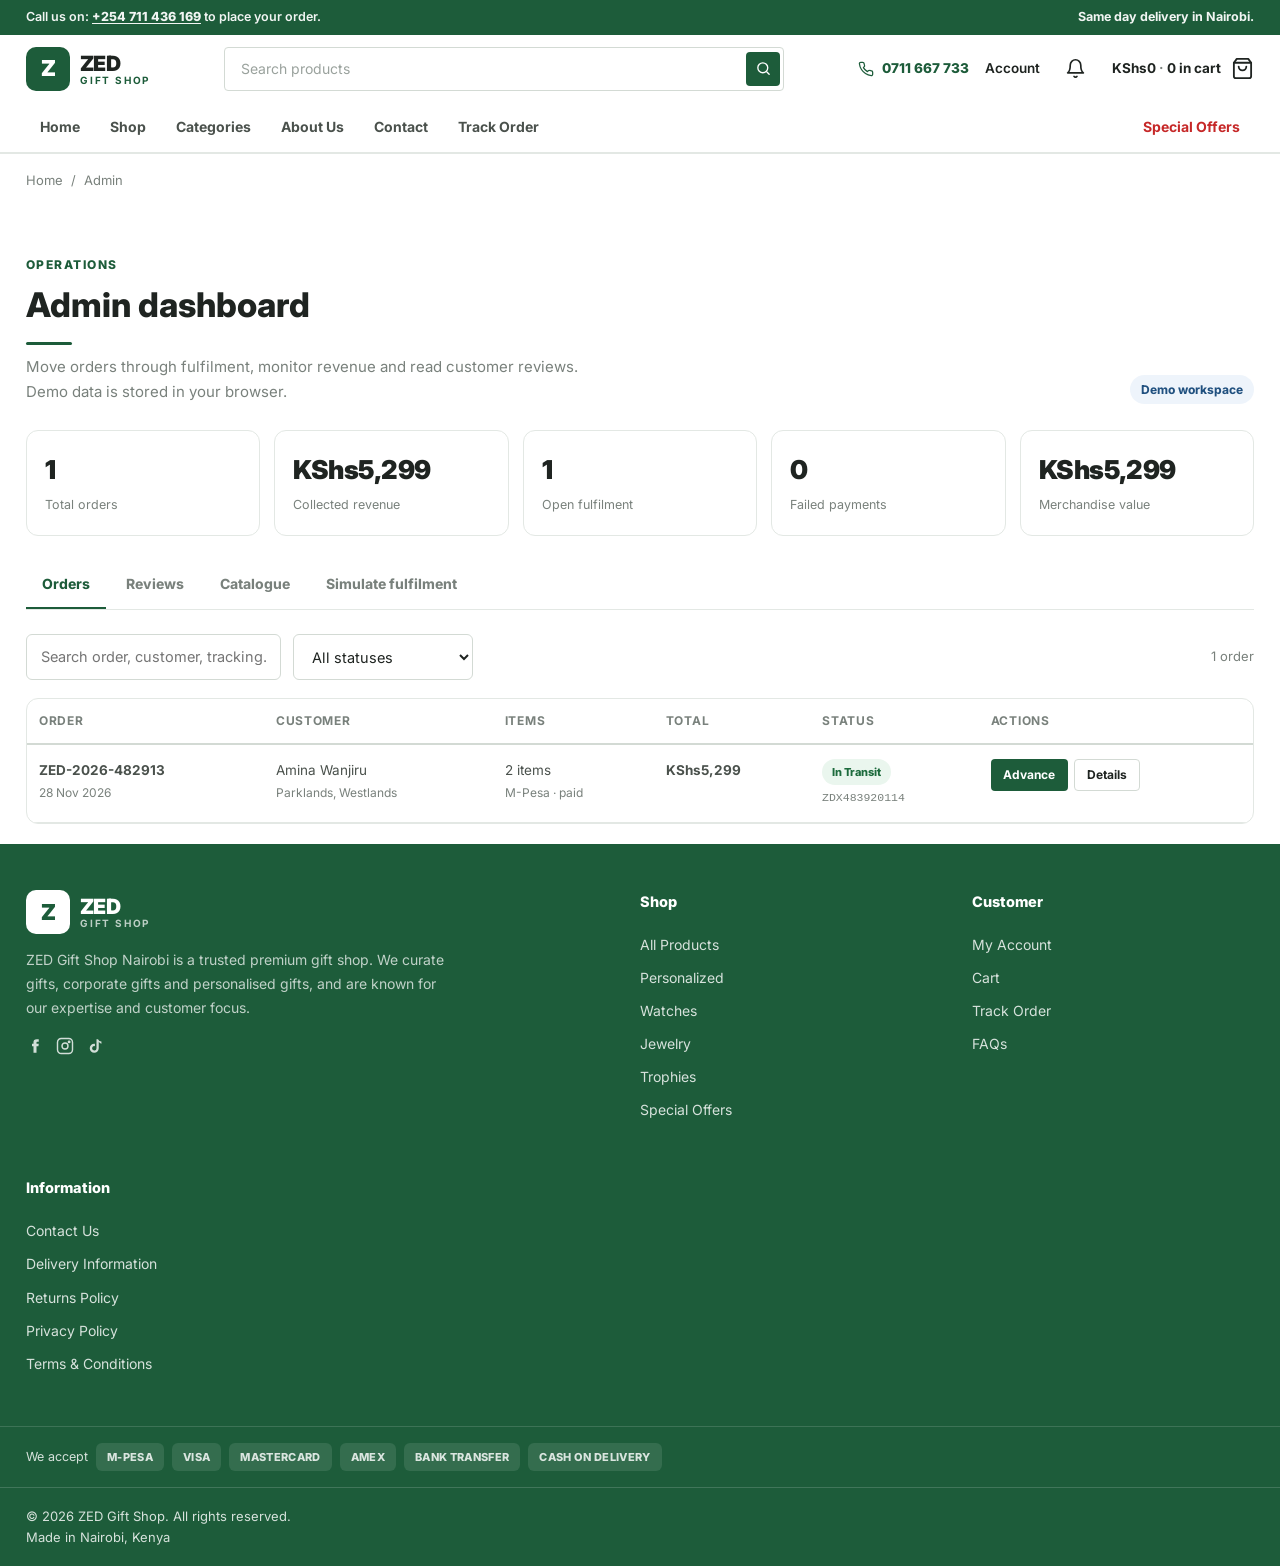
<file: admin.html>
<!doctype html>
<html lang="en-KE">
<head>
<meta charset="utf-8">
<meta name="viewport" content="width=device-width, initial-scale=1, viewport-fit=cover">
<meta name="theme-color" content="#1d5c3a">
<title>Admin Dashboard | ZED Gift Shop</title>
<meta name="description" content="ZED Gift Shop operations dashboard — orders, fulfilment status and reviews.">
<meta name="robots" content="index, follow">
<link rel="canonical" href="https://zedfelix.github.io/zed-giftshop-storefront/admin.html">
<meta property="og:type" content="website">
<meta property="og:site_name" content="ZED Gift Shop">
<meta property="og:title" content="Admin Dashboard | ZED Gift Shop">
<meta property="og:description" content="ZED Gift Shop operations dashboard — orders, fulfilment status and reviews.">
<meta property="og:url" content="https://zedfelix.github.io/zed-giftshop-storefront/admin.html">
<meta name="twitter:card" content="summary_large_image">
<link rel="icon" href="data:image/svg+xml,%3Csvg xmlns='http://www.w3.org/2000/svg' viewBox='0 0 64 64'%3E%3Crect width='64' height='64' rx='12' fill='%231d5c3a'/%3E%3Ctext x='32' y='45' font-family='Inter,sans-serif' font-size='34' font-weight='900' fill='%23fff' text-anchor='middle'%3EZ%3C/text%3E%3C/svg%3E">
<link rel="preconnect" href="https://fonts.googleapis.com">
<link rel="preconnect" href="https://fonts.gstatic.com" crossorigin>
<link rel="stylesheet" href="https://fonts.googleapis.com/css2?family=Inter:wght@400;500;600;700;800;900&display=swap">
<link rel="stylesheet" href="zed.css">

</head>
<body>

<a class="skip" href="#main">Skip to content</a>
<header id="siteHeader"></header>

<main id="main">
<nav class="wrap crumbs" aria-label="Breadcrumb"><a href="index.html">Home</a><span aria-hidden="true">/</span><span aria-current="page">Admin</span></nav>
<section class="wrap sec sec--tight" style="padding-bottom:0">
  <div class="sec__hd">
    <div>
      <p class="hero__kicker" style="color:var(--green)">Operations</p>
      <h1 class="ttl" style="font-size:clamp(24px,3vw,34px)">Admin dashboard</h1>
      <p style="margin-top:10px;color:var(--muted);font-size:15px;max-width:62ch">Move orders through fulfilment, monitor revenue and read customer reviews. Demo data is stored in your browser.</p>
    </div>
    <span class="badge-live">Demo workspace</span>
  </div>
</section>
<div class="wrap" id="adminWrap"></div>
</main>

<footer id="siteFooter"></footer>

<div class="modal" id="qv" role="dialog" aria-modal="true" aria-hidden="true" aria-label="Product quick view">
  <div class="modal__v" data-x></div>
  <div class="modal__b">
    <button class="xbtn modal__x" type="button" data-x aria-label="Close quick view">
      <svg viewBox="0 0 24 24" aria-hidden="true"><path d="M18 6 6 18M6 6l12 12"/></svg>
    </button>
    <div id="qvBody"></div>
  </div>
</div>

<script src="store.js" defer></script>
<script src="admin.js" defer></script>
</body>
</html>
</file>
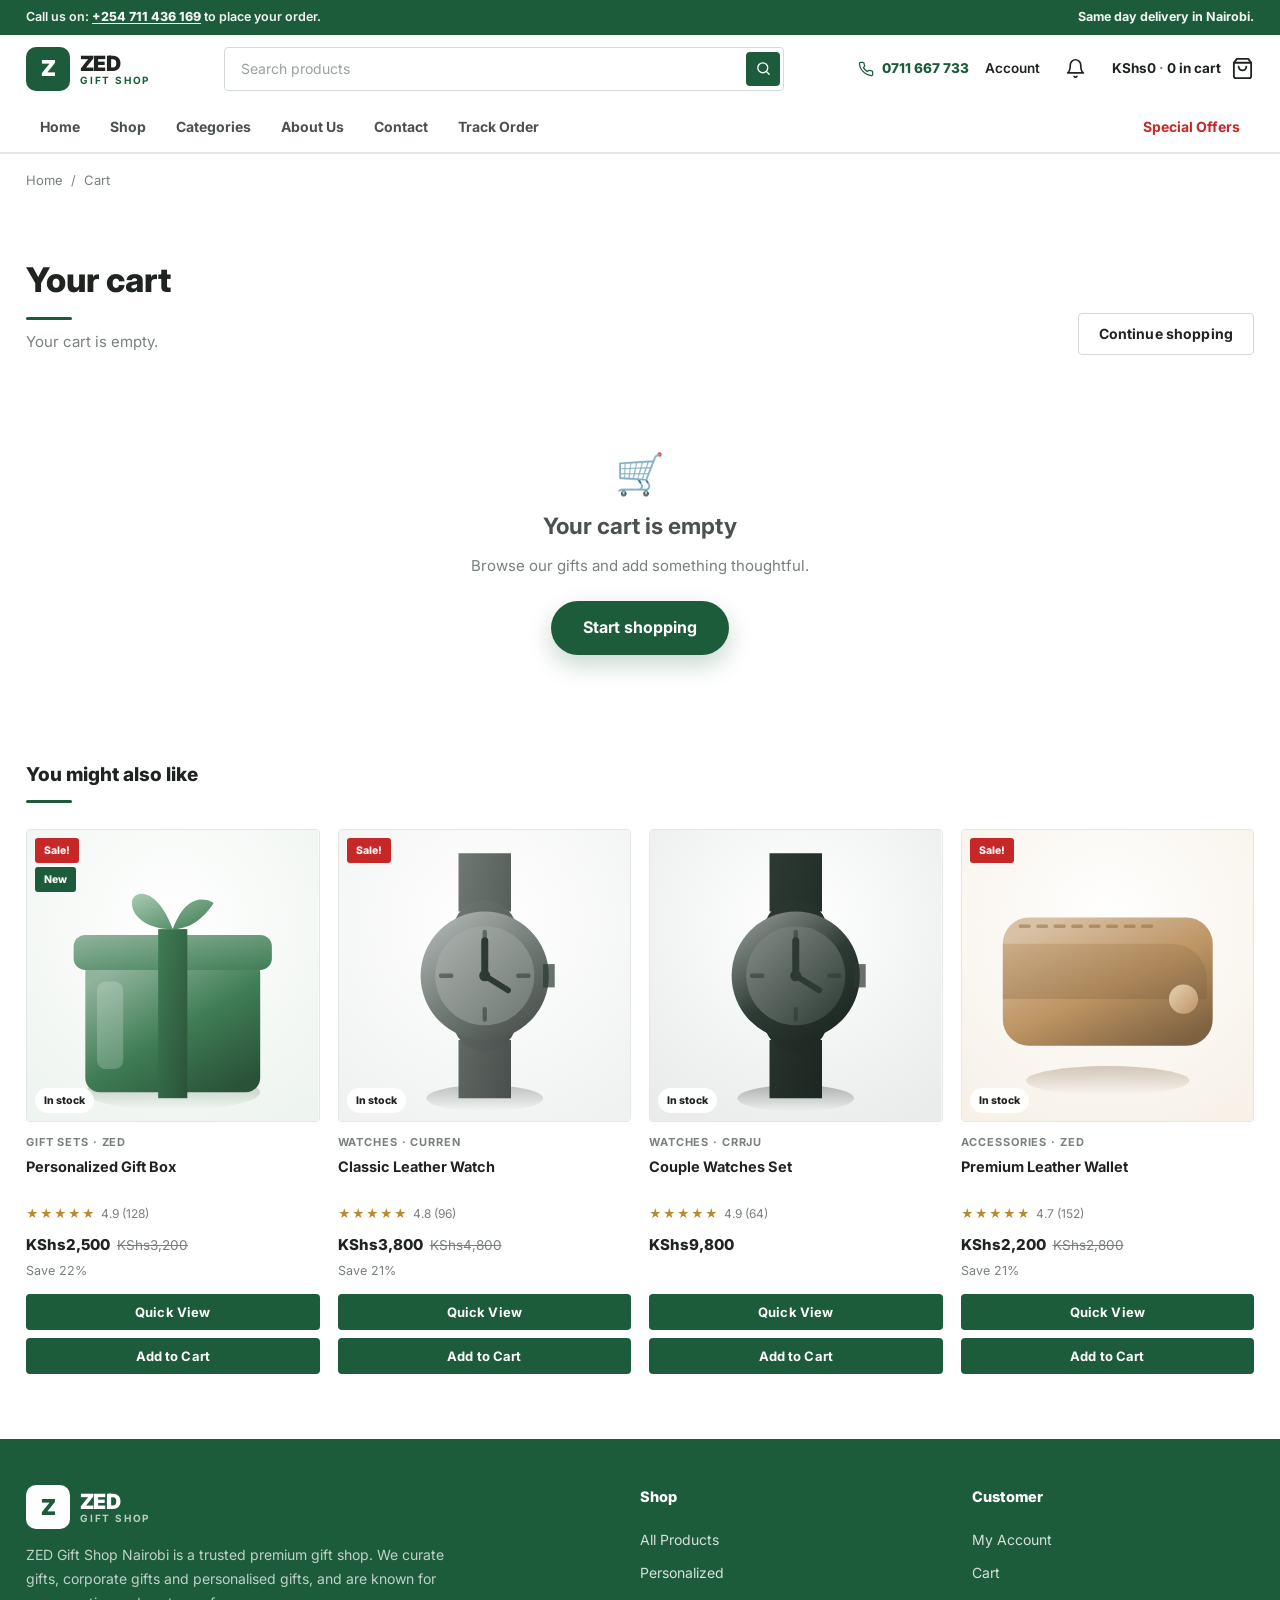
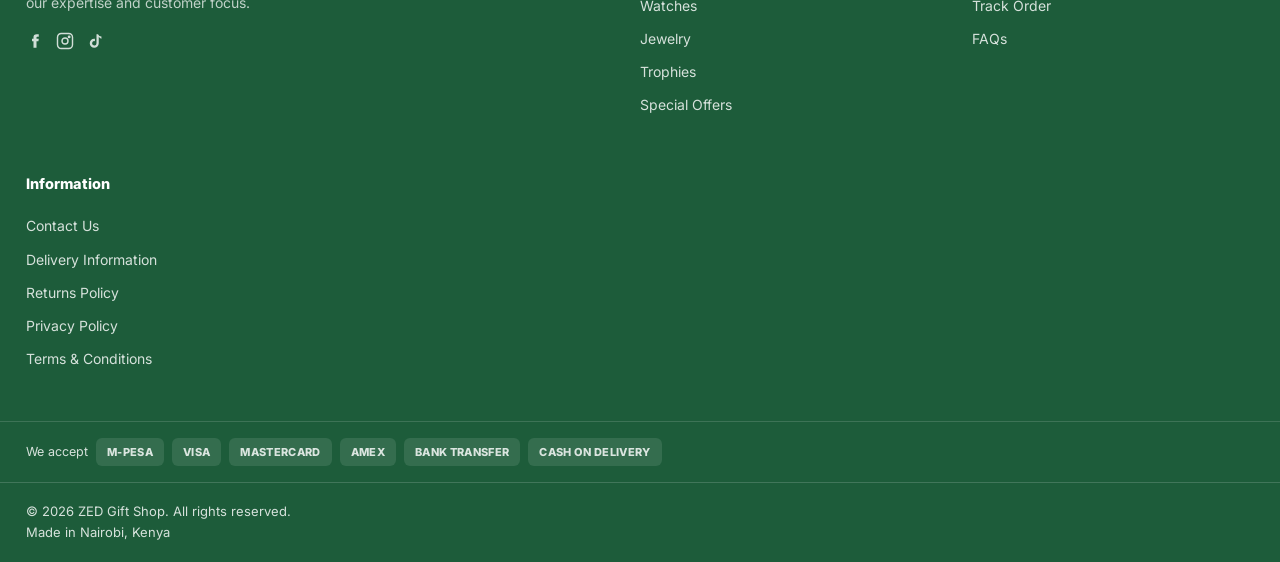
<file: cart.html>
<!doctype html>
<html lang="en-KE">
<head>
<meta charset="utf-8">
<meta name="viewport" content="width=device-width, initial-scale=1, viewport-fit=cover">
<meta name="theme-color" content="#1d5c3a">
<title>Your Cart | ZED Gift Shop</title>
<meta name="description" content="Review your cart, apply a promo code and choose your delivery option.">
<meta name="robots" content="index, follow">
<link rel="canonical" href="https://zedfelix.github.io/zed-giftshop-storefront/cart.html">
<meta property="og:type" content="website">
<meta property="og:site_name" content="ZED Gift Shop">
<meta property="og:title" content="Your Cart | ZED Gift Shop">
<meta property="og:description" content="Review your cart, apply a promo code and choose your delivery option.">
<meta property="og:url" content="https://zedfelix.github.io/zed-giftshop-storefront/cart.html">
<meta name="twitter:card" content="summary_large_image">
<link rel="icon" href="data:image/svg+xml,%3Csvg xmlns='http://www.w3.org/2000/svg' viewBox='0 0 64 64'%3E%3Crect width='64' height='64' rx='12' fill='%231d5c3a'/%3E%3Ctext x='32' y='45' font-family='Inter,sans-serif' font-size='34' font-weight='900' fill='%23fff' text-anchor='middle'%3EZ%3C/text%3E%3C/svg%3E">
<link rel="preconnect" href="https://fonts.googleapis.com">
<link rel="preconnect" href="https://fonts.gstatic.com" crossorigin>
<link rel="stylesheet" href="https://fonts.googleapis.com/css2?family=Inter:wght@400;500;600;700;800;900&display=swap">
<link rel="stylesheet" href="zed.css">

</head>
<body>

<a class="skip" href="#main">Skip to content</a>
<header id="siteHeader"></header>

<main id="main">
<nav class="wrap crumbs" aria-label="Breadcrumb"><a href="index.html">Home</a><span aria-hidden="true">/</span><span aria-current="page">Cart</span></nav>
<section class="wrap sec sec--tight" style="padding-bottom:0">
  <div class="sec__hd">
    <div>
      <h1 class="ttl" style="font-size:clamp(24px,3vw,34px)">Your cart</h1>
      <p style="margin-top:10px;color:var(--muted);font-size:15px" id="cartLead">Review your items before checkout.</p>
    </div>
    <a class="abtn abtn--line" href="shop.html">Continue shopping</a>
  </div>
</section>
<div class="wrap" id="cartWrap"></div>
<section class="wrap sec sec--tight">
  <div class="sec__hd"><h2 class="ttl">You might also like</h2></div>
  <div class="pgrid" id="crossSell"></div>
</section>
</main>

<footer id="siteFooter"></footer>

<div class="modal" id="qv" role="dialog" aria-modal="true" aria-hidden="true" aria-label="Product quick view">
  <div class="modal__v" data-x></div>
  <div class="modal__b">
    <button class="xbtn modal__x" type="button" data-x aria-label="Close quick view">
      <svg viewBox="0 0 24 24" aria-hidden="true"><path d="M18 6 6 18M6 6l12 12"/></svg>
    </button>
    <div id="qvBody"></div>
  </div>
</div>

<script src="store.js" defer></script>
<script src="cart.js" defer></script>
</body>
</html>
</file>
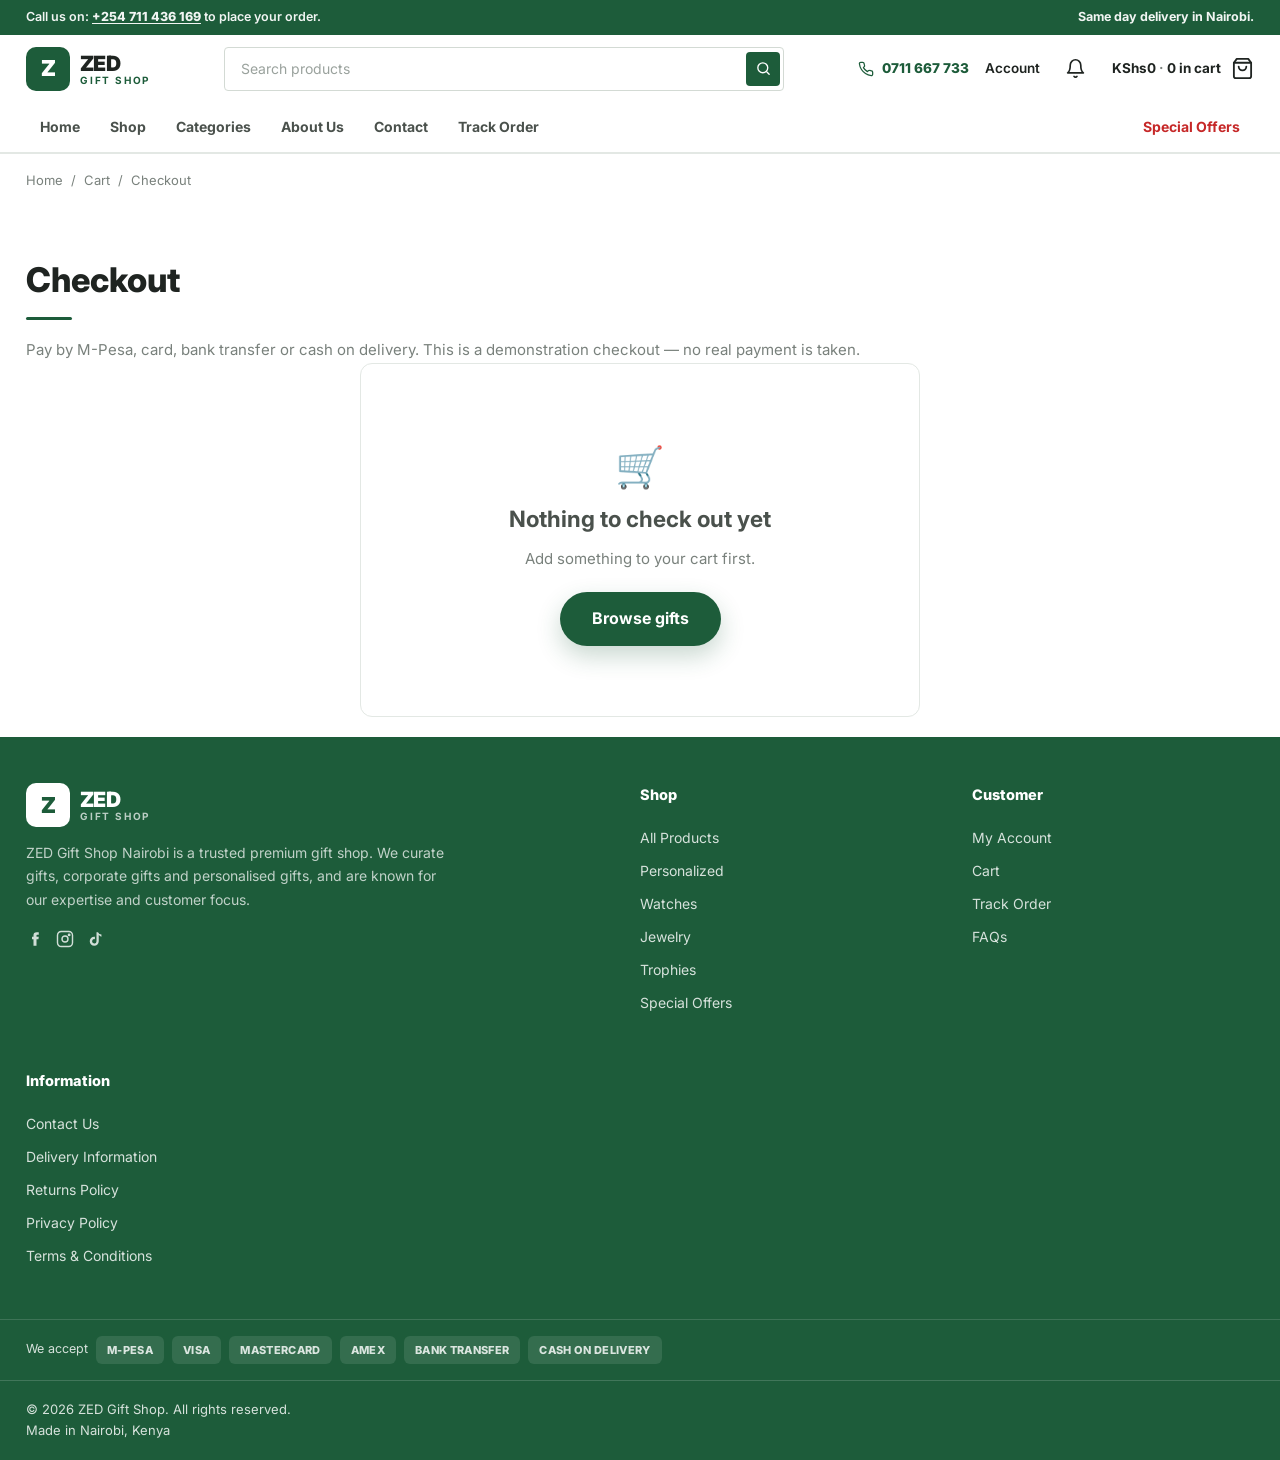
<file: checkout.html>
<!doctype html>
<html lang="en-KE">
<head>
<meta charset="utf-8">
<meta name="viewport" content="width=device-width, initial-scale=1, viewport-fit=cover">
<meta name="theme-color" content="#1d5c3a">
<title>Secure Checkout | ZED Gift Shop</title>
<meta name="description" content="Complete your ZED Gift Shop order. Pay by M-Pesa, card, bank transfer or cash on delivery.">
<meta name="robots" content="index, follow">
<link rel="canonical" href="https://zedfelix.github.io/zed-giftshop-storefront/checkout.html">
<meta property="og:type" content="website">
<meta property="og:site_name" content="ZED Gift Shop">
<meta property="og:title" content="Secure Checkout | ZED Gift Shop">
<meta property="og:description" content="Complete your ZED Gift Shop order. Pay by M-Pesa, card, bank transfer or cash on delivery.">
<meta property="og:url" content="https://zedfelix.github.io/zed-giftshop-storefront/checkout.html">
<meta name="twitter:card" content="summary_large_image">
<link rel="icon" href="data:image/svg+xml,%3Csvg xmlns='http://www.w3.org/2000/svg' viewBox='0 0 64 64'%3E%3Crect width='64' height='64' rx='12' fill='%231d5c3a'/%3E%3Ctext x='32' y='45' font-family='Inter,sans-serif' font-size='34' font-weight='900' fill='%23fff' text-anchor='middle'%3EZ%3C/text%3E%3C/svg%3E">
<link rel="preconnect" href="https://fonts.googleapis.com">
<link rel="preconnect" href="https://fonts.gstatic.com" crossorigin>
<link rel="stylesheet" href="https://fonts.googleapis.com/css2?family=Inter:wght@400;500;600;700;800;900&display=swap">
<link rel="stylesheet" href="zed.css">

</head>
<body>

<a class="skip" href="#main">Skip to content</a>
<header id="siteHeader"></header>

<main id="main">
<nav class="wrap crumbs" aria-label="Breadcrumb"><a href="index.html">Home</a><span aria-hidden="true">/</span><a href="cart.html">Cart</a><span aria-hidden="true">/</span><span aria-current="page">Checkout</span></nav>
<section class="wrap sec sec--tight" style="padding-bottom:0">
  <h1 class="ttl" style="font-size:clamp(24px,3vw,34px)">Checkout</h1>
  <p style="margin-top:10px;color:var(--muted);font-size:15px">Pay by M-Pesa, card, bank transfer or cash on delivery. This is a demonstration checkout — no real payment is taken.</p>
</section>
<div class="wrap" id="coWrap"></div>
</main>

<footer id="siteFooter"></footer>

<div class="modal" id="qv" role="dialog" aria-modal="true" aria-hidden="true" aria-label="Product quick view">
  <div class="modal__v" data-x></div>
  <div class="modal__b">
    <button class="xbtn modal__x" type="button" data-x aria-label="Close quick view">
      <svg viewBox="0 0 24 24" aria-hidden="true"><path d="M18 6 6 18M6 6l12 12"/></svg>
    </button>
    <div id="qvBody"></div>
  </div>
</div>

<script src="store.js" defer></script>
<script src="checkout.js" defer></script>
</body>
</html>
</file>
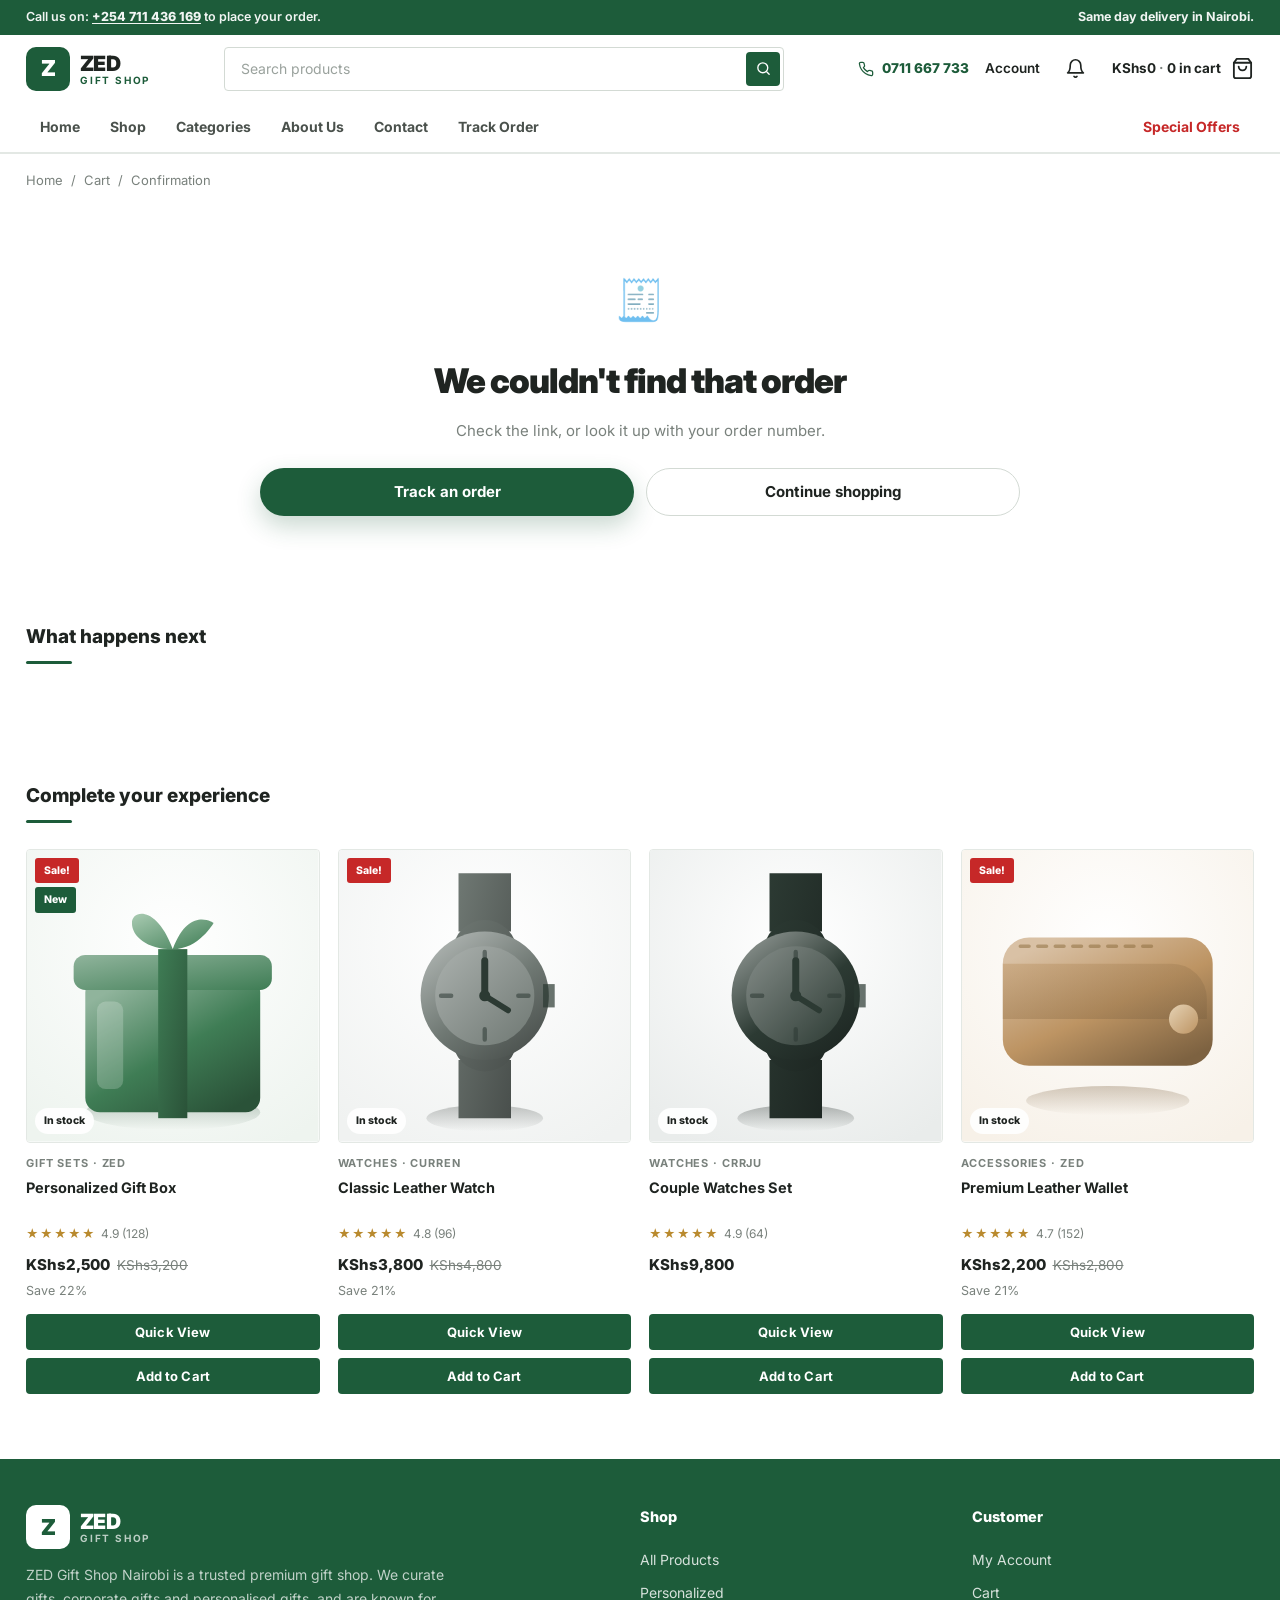
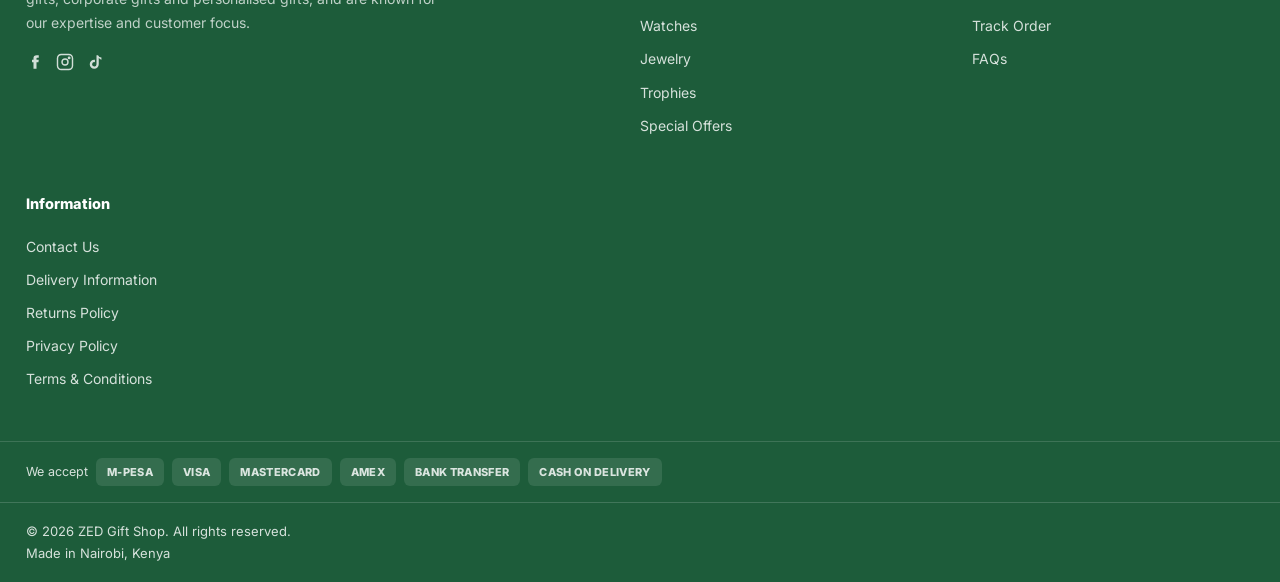
<file: confirmation.html>
<!doctype html>
<html lang="en-KE">
<head>
<meta charset="utf-8">
<meta name="viewport" content="width=device-width, initial-scale=1, viewport-fit=cover">
<meta name="theme-color" content="#1d5c3a">
<title>Order Confirmed | ZED Gift Shop</title>
<meta name="description" content="Thank you for your order. Your order confirmation and next steps.">
<meta name="robots" content="index, follow">
<link rel="canonical" href="https://zedfelix.github.io/zed-giftshop-storefront/confirmation.html">
<meta property="og:type" content="website">
<meta property="og:site_name" content="ZED Gift Shop">
<meta property="og:title" content="Order Confirmed | ZED Gift Shop">
<meta property="og:description" content="Thank you for your order. Your order confirmation and next steps.">
<meta property="og:url" content="https://zedfelix.github.io/zed-giftshop-storefront/confirmation.html">
<meta name="twitter:card" content="summary_large_image">
<link rel="icon" href="data:image/svg+xml,%3Csvg xmlns='http://www.w3.org/2000/svg' viewBox='0 0 64 64'%3E%3Crect width='64' height='64' rx='12' fill='%231d5c3a'/%3E%3Ctext x='32' y='45' font-family='Inter,sans-serif' font-size='34' font-weight='900' fill='%23fff' text-anchor='middle'%3EZ%3C/text%3E%3C/svg%3E">
<link rel="preconnect" href="https://fonts.googleapis.com">
<link rel="preconnect" href="https://fonts.gstatic.com" crossorigin>
<link rel="stylesheet" href="https://fonts.googleapis.com/css2?family=Inter:wght@400;500;600;700;800;900&display=swap">
<link rel="stylesheet" href="zed.css">

</head>
<body>

<a class="skip" href="#main">Skip to content</a>
<header id="siteHeader"></header>

<main id="main">
<nav class="wrap crumbs" aria-label="Breadcrumb"><a href="index.html">Home</a><span aria-hidden="true">/</span><a href="cart.html">Cart</a><span aria-hidden="true">/</span><span aria-current="page">Confirmation</span></nav>
<div class="wrap" id="confirmWrap"></div>
<section class="wrap sec sec--tight">
  <div class="sec__hd"><h2 class="ttl">What happens next</h2></div>
  <div class="grid-3" id="nextSteps"></div>
</section>
<section class="wrap sec sec--tight">
  <div class="sec__hd">
    <h2 class="ttl">Complete your experience</h2>
  </div>
  <div class="pgrid" id="alsoLike"></div>
</section>
</main>

<footer id="siteFooter"></footer>

<div class="modal" id="qv" role="dialog" aria-modal="true" aria-hidden="true" aria-label="Product quick view">
  <div class="modal__v" data-x></div>
  <div class="modal__b">
    <button class="xbtn modal__x" type="button" data-x aria-label="Close quick view">
      <svg viewBox="0 0 24 24" aria-hidden="true"><path d="M18 6 6 18M6 6l12 12"/></svg>
    </button>
    <div id="qvBody"></div>
  </div>
</div>

<script src="store.js" defer></script>
<script src="confirmation.js" defer></script>
</body>
</html>
</file>
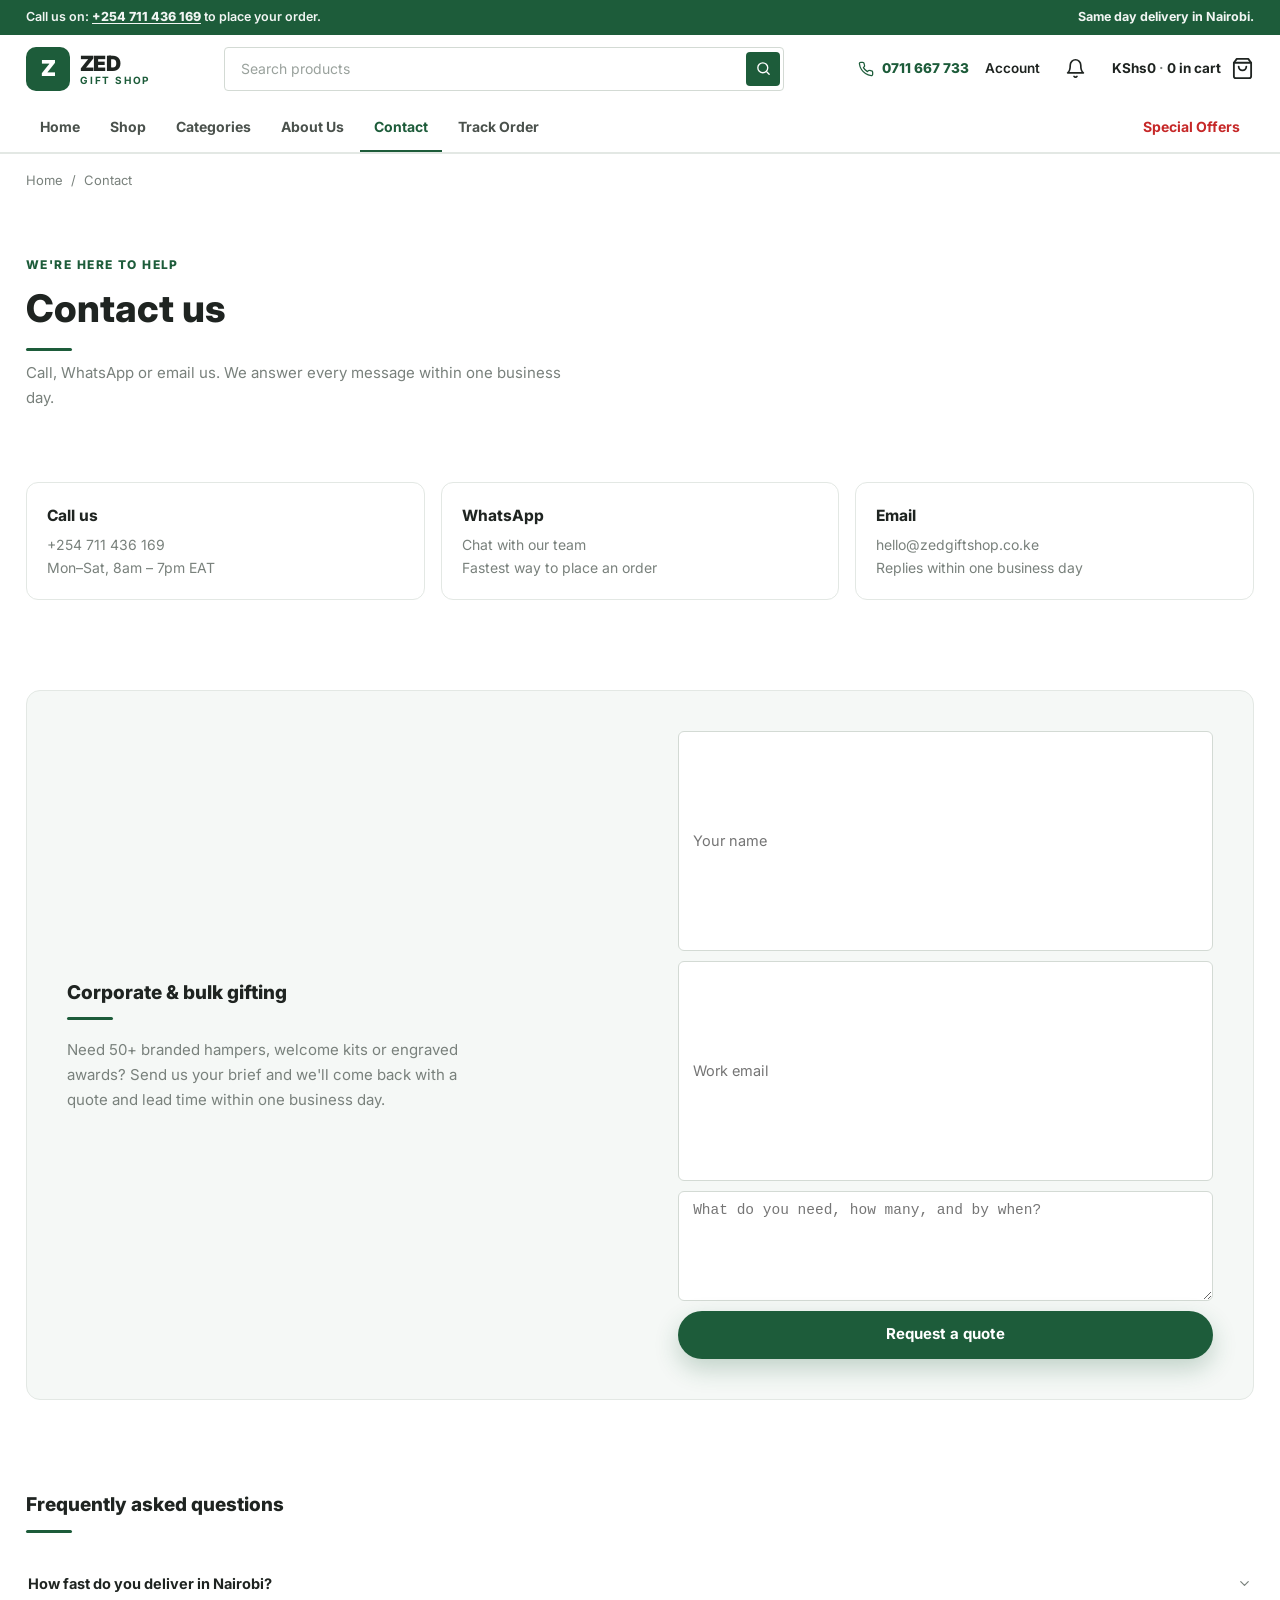
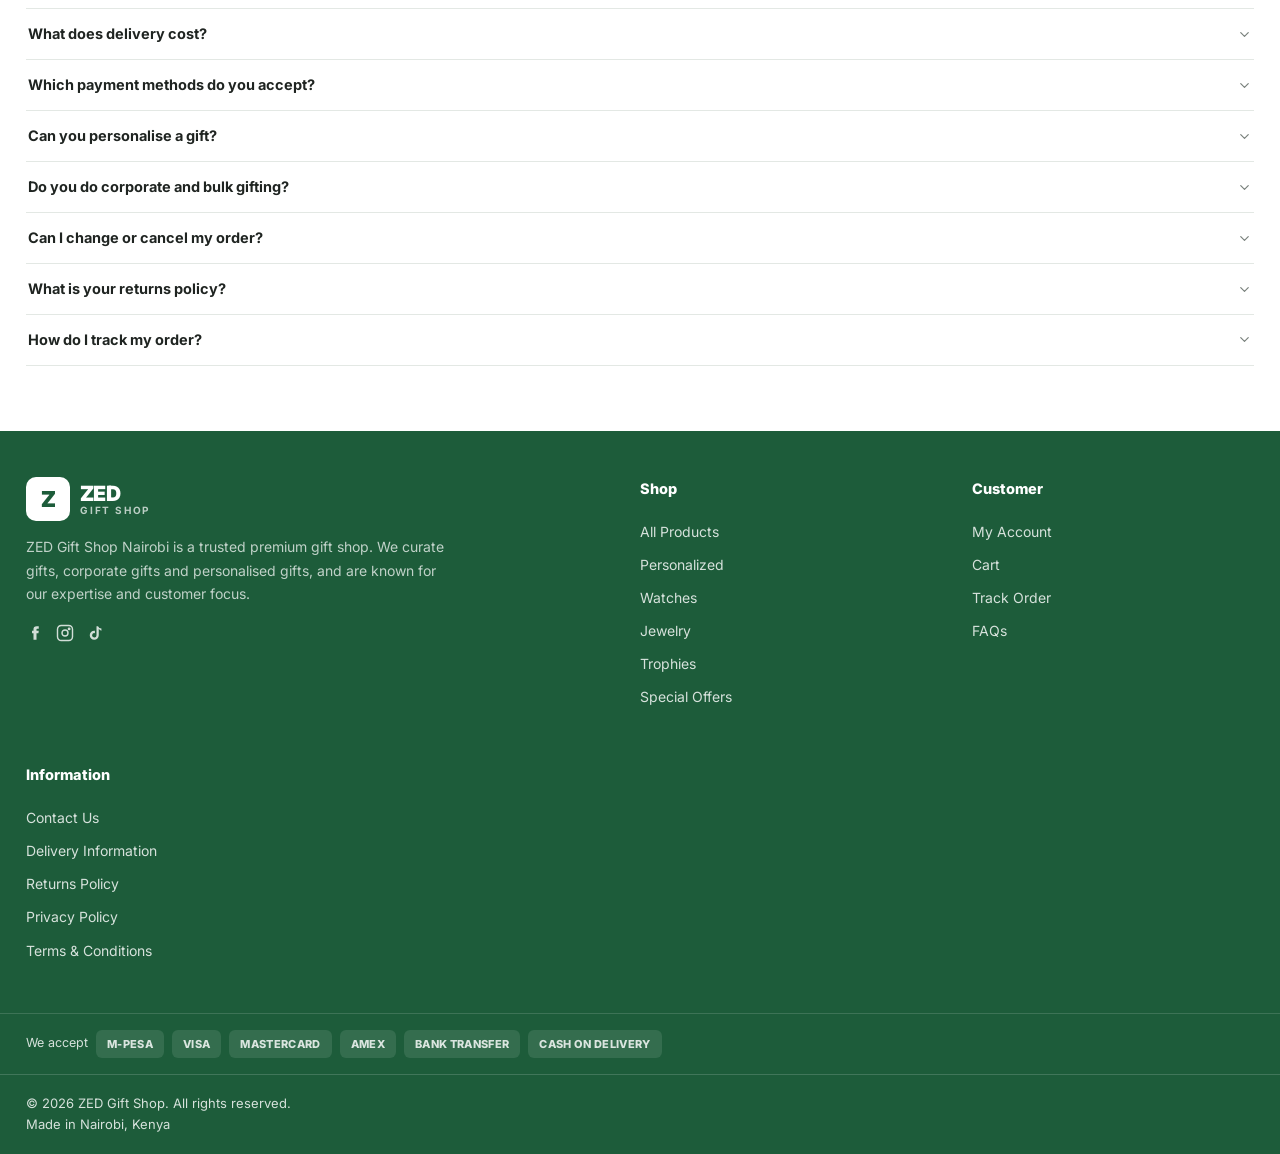
<file: contact.html>
<!doctype html>
<html lang="en-KE">
<head>
<meta charset="utf-8">
<meta name="viewport" content="width=device-width, initial-scale=1, viewport-fit=cover">
<meta name="theme-color" content="#1d5c3a">
<title>Contact ZED Gift Shop | Nairobi</title>
<meta name="description" content="Call, email, WhatsApp or visit ZED Gift Shop Nairobi. FAQs and corporate gifting quotes.">
<meta name="robots" content="index, follow">
<link rel="canonical" href="https://zedfelix.github.io/zed-giftshop-storefront/contact.html">
<meta property="og:type" content="website">
<meta property="og:site_name" content="ZED Gift Shop">
<meta property="og:title" content="Contact ZED Gift Shop | Nairobi">
<meta property="og:description" content="Call, email, WhatsApp or visit ZED Gift Shop Nairobi. FAQs and corporate gifting quotes.">
<meta property="og:url" content="https://zedfelix.github.io/zed-giftshop-storefront/contact.html">
<meta name="twitter:card" content="summary_large_image">
<link rel="icon" href="data:image/svg+xml,%3Csvg xmlns='http://www.w3.org/2000/svg' viewBox='0 0 64 64'%3E%3Crect width='64' height='64' rx='12' fill='%231d5c3a'/%3E%3Ctext x='32' y='45' font-family='Inter,sans-serif' font-size='34' font-weight='900' fill='%23fff' text-anchor='middle'%3EZ%3C/text%3E%3C/svg%3E">
<link rel="preconnect" href="https://fonts.googleapis.com">
<link rel="preconnect" href="https://fonts.gstatic.com" crossorigin>
<link rel="stylesheet" href="https://fonts.googleapis.com/css2?family=Inter:wght@400;500;600;700;800;900&display=swap">
<link rel="stylesheet" href="zed.css">

</head>
<body>

<a class="skip" href="#main">Skip to content</a>
<header id="siteHeader"></header>

<main id="main">
<nav class="wrap crumbs" aria-label="Breadcrumb"><a href="index.html">Home</a><span aria-hidden="true">/</span><span aria-current="page">Contact</span></nav>
<section class="wrap sec sec--tight" style="padding-bottom:0">
  <div class="sec__hd">
    <div>
      <p class="hero__kicker" style="color:var(--green)">We're here to help</p>
      <h1 class="ttl" style="font-size:clamp(26px,3.4vw,38px)">Contact us</h1>
      <p style="margin-top:10px;color:var(--muted);font-size:15px;max-width:62ch">Call, WhatsApp or email us. We answer every message within one business day.</p>
    </div>
  </div>
</section>

<section class="wrap sec sec--tight">
  <div class="grid-3">
    <div class="cardline">
      <b>Call us</b>
      <span><a href="tel:+254711436169">+254 711 436 169</a><br>Mon–Sat, 8am – 7pm EAT</span>
    </div>
    <div class="cardline">
      <b>WhatsApp</b>
      <span><a href="https://wa.me/254711436169" target="_blank" rel="noopener noreferrer">Chat with our team</a><br>Fastest way to place an order</span>
    </div>
    <div class="cardline">
      <b>Email</b>
      <span><a href="mailto:hello@zedgiftshop.co.ke">hello@zedgiftshop.co.ke</a><br>Replies within one business day</span>
    </div>
  </div>
</section>

<section class="wrap sec sec--tight">
  <div class="news" id="corporate">
    <div>
      <h2 class="ttl">Corporate &amp; bulk gifting</h2>
      <p style="margin-top:8px;color:var(--muted);font-size:15px;max-width:46ch">Need 50+ branded hampers, welcome kits or engraved awards? Send us your brief and we'll come back with a quote and lead time within one business day.</p>
    </div>
    <form class="news__form" id="corpForm" novalidate style="flex-direction:column;align-items:stretch">
      <label class="sr-only" for="cName">Your name</label>
      <input class="input" id="cName" placeholder="Your name" required>
      <label class="sr-only" for="cEmail">Work email</label>
      <input class="input" id="cEmail" type="email" placeholder="Work email" required>
      <label class="sr-only" for="cBrief">Brief</label>
      <textarea class="textarea" id="cBrief" placeholder="What do you need, how many, and by when?" required></textarea>
      <button class="btn btn--primary" type="submit">Request a quote</button>
    </form>
  </div>
</section>

<section class="wrap sec sec--tight" id="faq">
  <div class="sec__hd"><h2 class="ttl">Frequently asked questions</h2></div>
  <div id="faqList"></div>
</section>
</main>

<footer id="siteFooter"></footer>

<div class="modal" id="qv" role="dialog" aria-modal="true" aria-hidden="true" aria-label="Product quick view">
  <div class="modal__v" data-x></div>
  <div class="modal__b">
    <button class="xbtn modal__x" type="button" data-x aria-label="Close quick view">
      <svg viewBox="0 0 24 24" aria-hidden="true"><path d="M18 6 6 18M6 6l12 12"/></svg>
    </button>
    <div id="qvBody"></div>
  </div>
</div>

<script src="store.js" defer></script>
<script src="contact.js" defer></script>
</body>
</html>
</file>
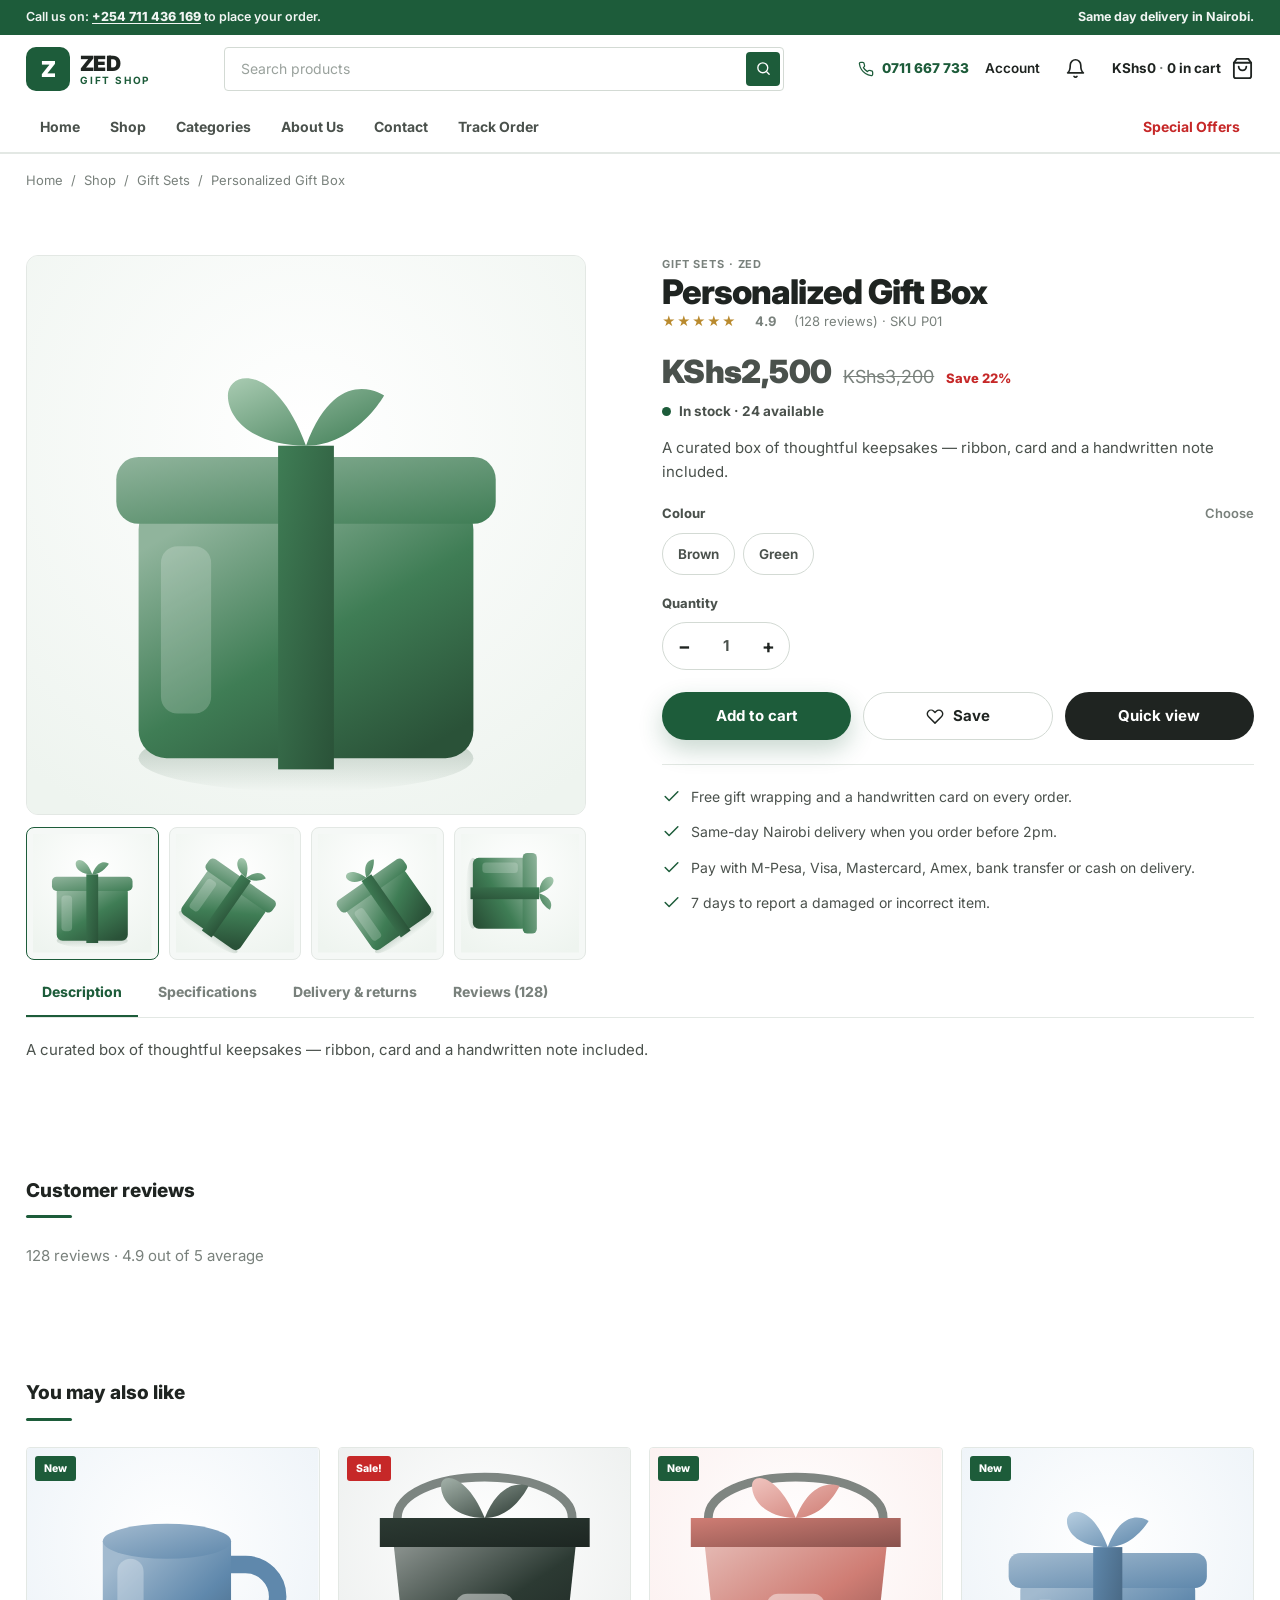
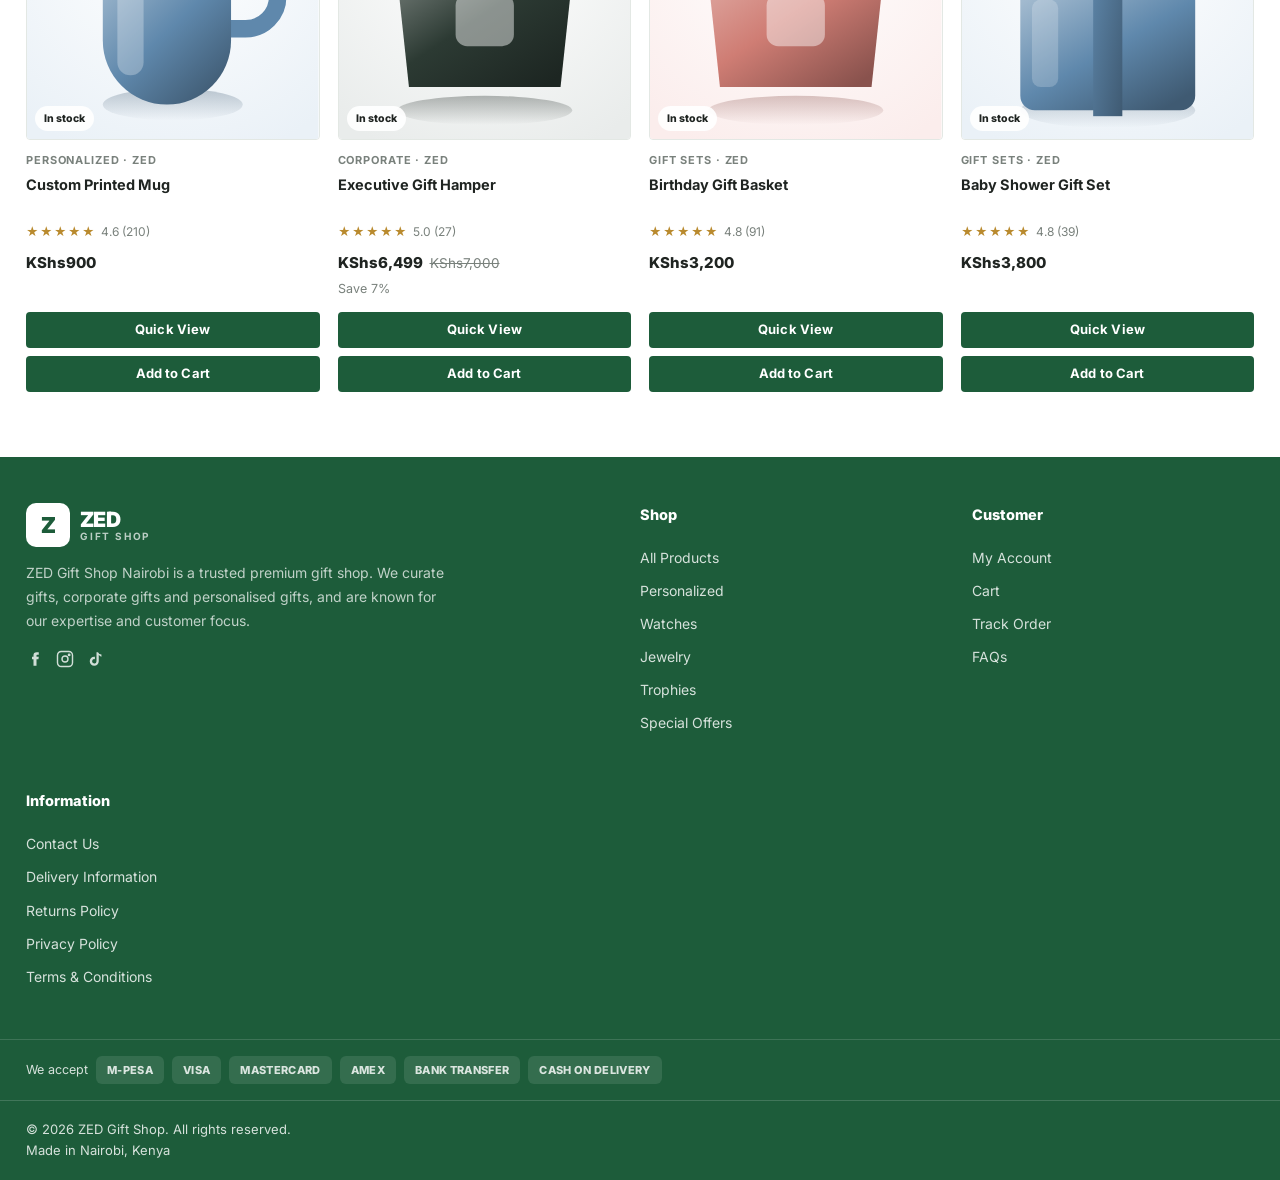
<file: product.html>
<!doctype html>
<html lang="en-KE">
<head>
<meta charset="utf-8">
<meta name="viewport" content="width=device-width, initial-scale=1, viewport-fit=cover">
<meta name="theme-color" content="#1d5c3a">
<title>Product | ZED Gift Shop</title>
<meta name="description" content="Product details, specifications, delivery information and customer reviews.">
<meta name="robots" content="index, follow">
<link rel="canonical" href="https://zedfelix.github.io/zed-giftshop-storefront/product.html">
<meta property="og:type" content="website">
<meta property="og:site_name" content="ZED Gift Shop">
<meta property="og:title" content="Product | ZED Gift Shop">
<meta property="og:description" content="Product details, specifications, delivery information and customer reviews.">
<meta property="og:url" content="https://zedfelix.github.io/zed-giftshop-storefront/product.html">
<meta name="twitter:card" content="summary_large_image">
<link rel="icon" href="data:image/svg+xml,%3Csvg xmlns='http://www.w3.org/2000/svg' viewBox='0 0 64 64'%3E%3Crect width='64' height='64' rx='12' fill='%231d5c3a'/%3E%3Ctext x='32' y='45' font-family='Inter,sans-serif' font-size='34' font-weight='900' fill='%23fff' text-anchor='middle'%3EZ%3C/text%3E%3C/svg%3E">
<link rel="preconnect" href="https://fonts.googleapis.com">
<link rel="preconnect" href="https://fonts.gstatic.com" crossorigin>
<link rel="stylesheet" href="https://fonts.googleapis.com/css2?family=Inter:wght@400;500;600;700;800;900&display=swap">
<link rel="stylesheet" href="zed.css">

</head>
<body>

<a class="skip" href="#main">Skip to content</a>
<header id="siteHeader"></header>

<main id="main">
<nav class="wrap crumbs" aria-label="Breadcrumb"><a href="index.html">Home</a><span aria-hidden="true">/</span><a href="shop.html">Shop</a><span aria-hidden="true">/</span><span aria-current="page">Product</span></nav>
<div class="wrap pdp" id="pdp"></div>
<section class="wrap sec" id="reviews" aria-labelledby="revH"></section>
<section class="wrap sec sec--tight" id="relatedWrap" hidden>
  <div class="sec__hd"><h2 class="ttl">You may also like</h2></div>
  <div class="pgrid" id="related"></div>
</section>
</main>

<footer id="siteFooter"></footer>

<div class="modal" id="qv" role="dialog" aria-modal="true" aria-hidden="true" aria-label="Product quick view">
  <div class="modal__v" data-x></div>
  <div class="modal__b">
    <button class="xbtn modal__x" type="button" data-x aria-label="Close quick view">
      <svg viewBox="0 0 24 24" aria-hidden="true"><path d="M18 6 6 18M6 6l12 12"/></svg>
    </button>
    <div id="qvBody"></div>
  </div>
</div>

<script src="store.js" defer></script>
<script src="product.js" defer></script>
</body>
</html>
</file>
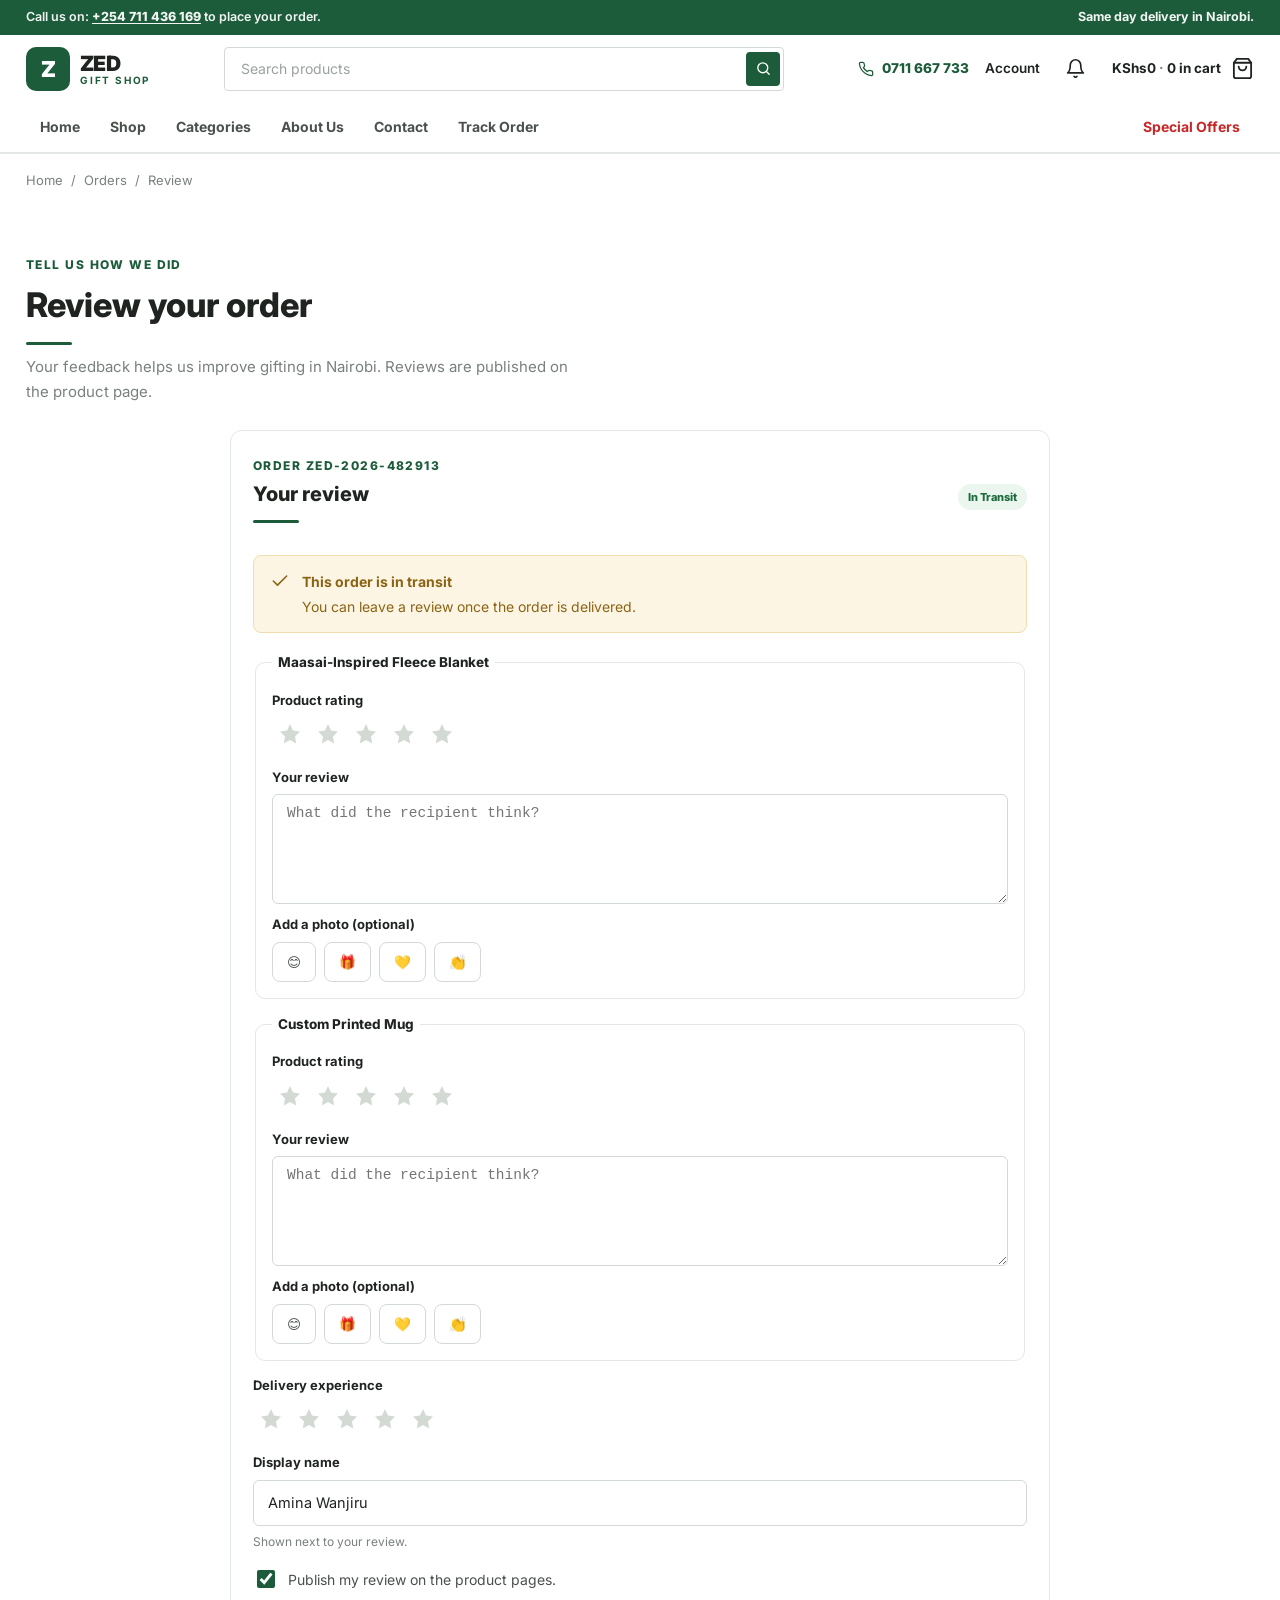
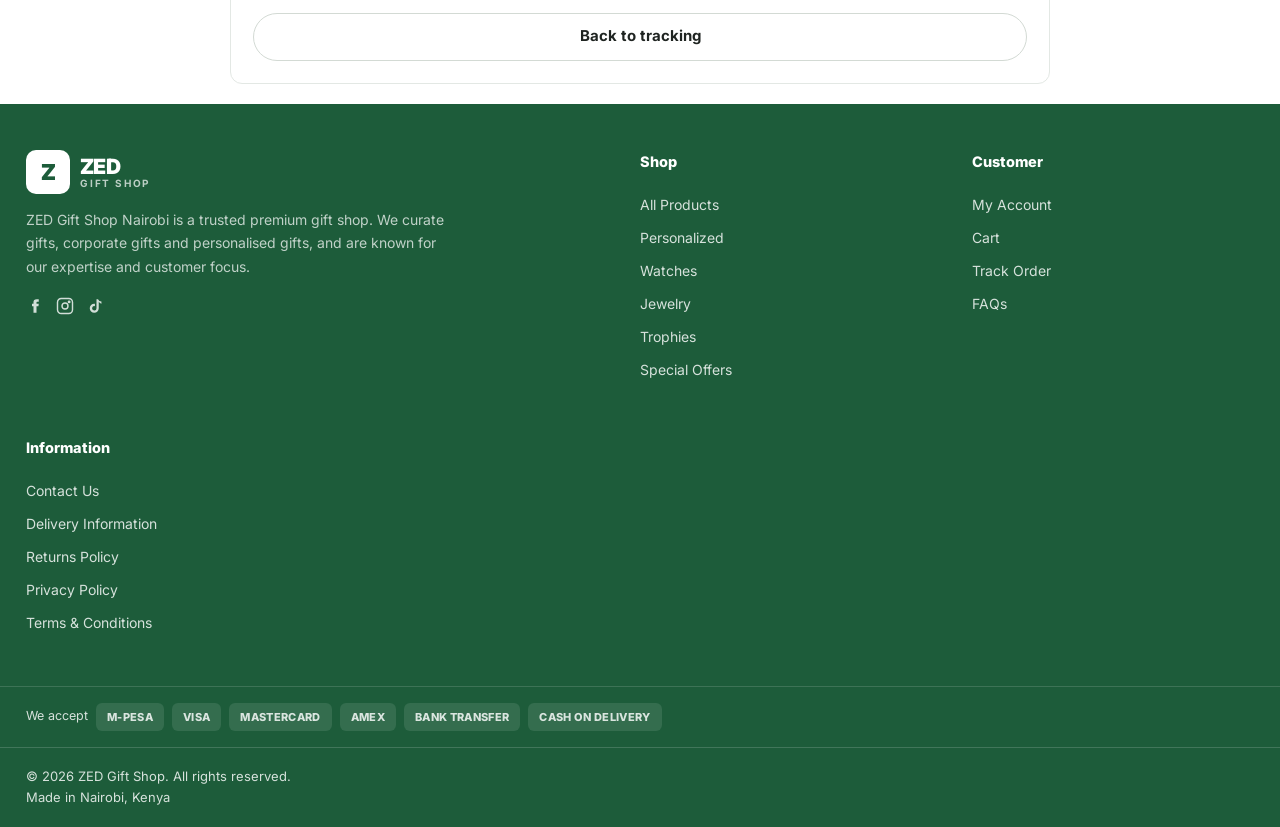
<file: review.html>
<!doctype html>
<html lang="en-KE">
<head>
<meta charset="utf-8">
<meta name="viewport" content="width=device-width, initial-scale=1, viewport-fit=cover">
<meta name="theme-color" content="#1d5c3a">
<title>Review Your Order | ZED Gift Shop</title>
<meta name="description" content="Rate the products and delivery from your ZED Gift Shop order.">
<meta name="robots" content="index, follow">
<link rel="canonical" href="https://zedfelix.github.io/zed-giftshop-storefront/review.html">
<meta property="og:type" content="website">
<meta property="og:site_name" content="ZED Gift Shop">
<meta property="og:title" content="Review Your Order | ZED Gift Shop">
<meta property="og:description" content="Rate the products and delivery from your ZED Gift Shop order.">
<meta property="og:url" content="https://zedfelix.github.io/zed-giftshop-storefront/review.html">
<meta name="twitter:card" content="summary_large_image">
<link rel="icon" href="data:image/svg+xml,%3Csvg xmlns='http://www.w3.org/2000/svg' viewBox='0 0 64 64'%3E%3Crect width='64' height='64' rx='12' fill='%231d5c3a'/%3E%3Ctext x='32' y='45' font-family='Inter,sans-serif' font-size='34' font-weight='900' fill='%23fff' text-anchor='middle'%3EZ%3C/text%3E%3C/svg%3E">
<link rel="preconnect" href="https://fonts.googleapis.com">
<link rel="preconnect" href="https://fonts.gstatic.com" crossorigin>
<link rel="stylesheet" href="https://fonts.googleapis.com/css2?family=Inter:wght@400;500;600;700;800;900&display=swap">
<link rel="stylesheet" href="zed.css">

</head>
<body>

<a class="skip" href="#main">Skip to content</a>
<header id="siteHeader"></header>

<main id="main">
<nav class="wrap crumbs" aria-label="Breadcrumb"><a href="index.html">Home</a><span aria-hidden="true">/</span><a href="account.html">Orders</a><span aria-hidden="true">/</span><span aria-current="page">Review</span></nav>
<section class="wrap sec sec--tight" style="padding-bottom:0">
  <div class="sec__hd">
    <div>
      <p class="hero__kicker" style="color:var(--green)">Tell us how we did</p>
      <h1 class="ttl" style="font-size:clamp(24px,3vw,34px)">Review your order</h1>
      <p style="margin-top:10px;color:var(--muted);font-size:15px;max-width:62ch">Your feedback helps us improve gifting in Nairobi. Reviews are published on the product page.</p>
    </div>
  </div>
</section>
<div class="wrap" id="reviewWrap"></div>
</main>

<footer id="siteFooter"></footer>

<div class="modal" id="qv" role="dialog" aria-modal="true" aria-hidden="true" aria-label="Product quick view">
  <div class="modal__v" data-x></div>
  <div class="modal__b">
    <button class="xbtn modal__x" type="button" data-x aria-label="Close quick view">
      <svg viewBox="0 0 24 24" aria-hidden="true"><path d="M18 6 6 18M6 6l12 12"/></svg>
    </button>
    <div id="qvBody"></div>
  </div>
</div>

<script src="store.js" defer></script>
<script src="review.js" defer></script>
</body>
</html>
</file>
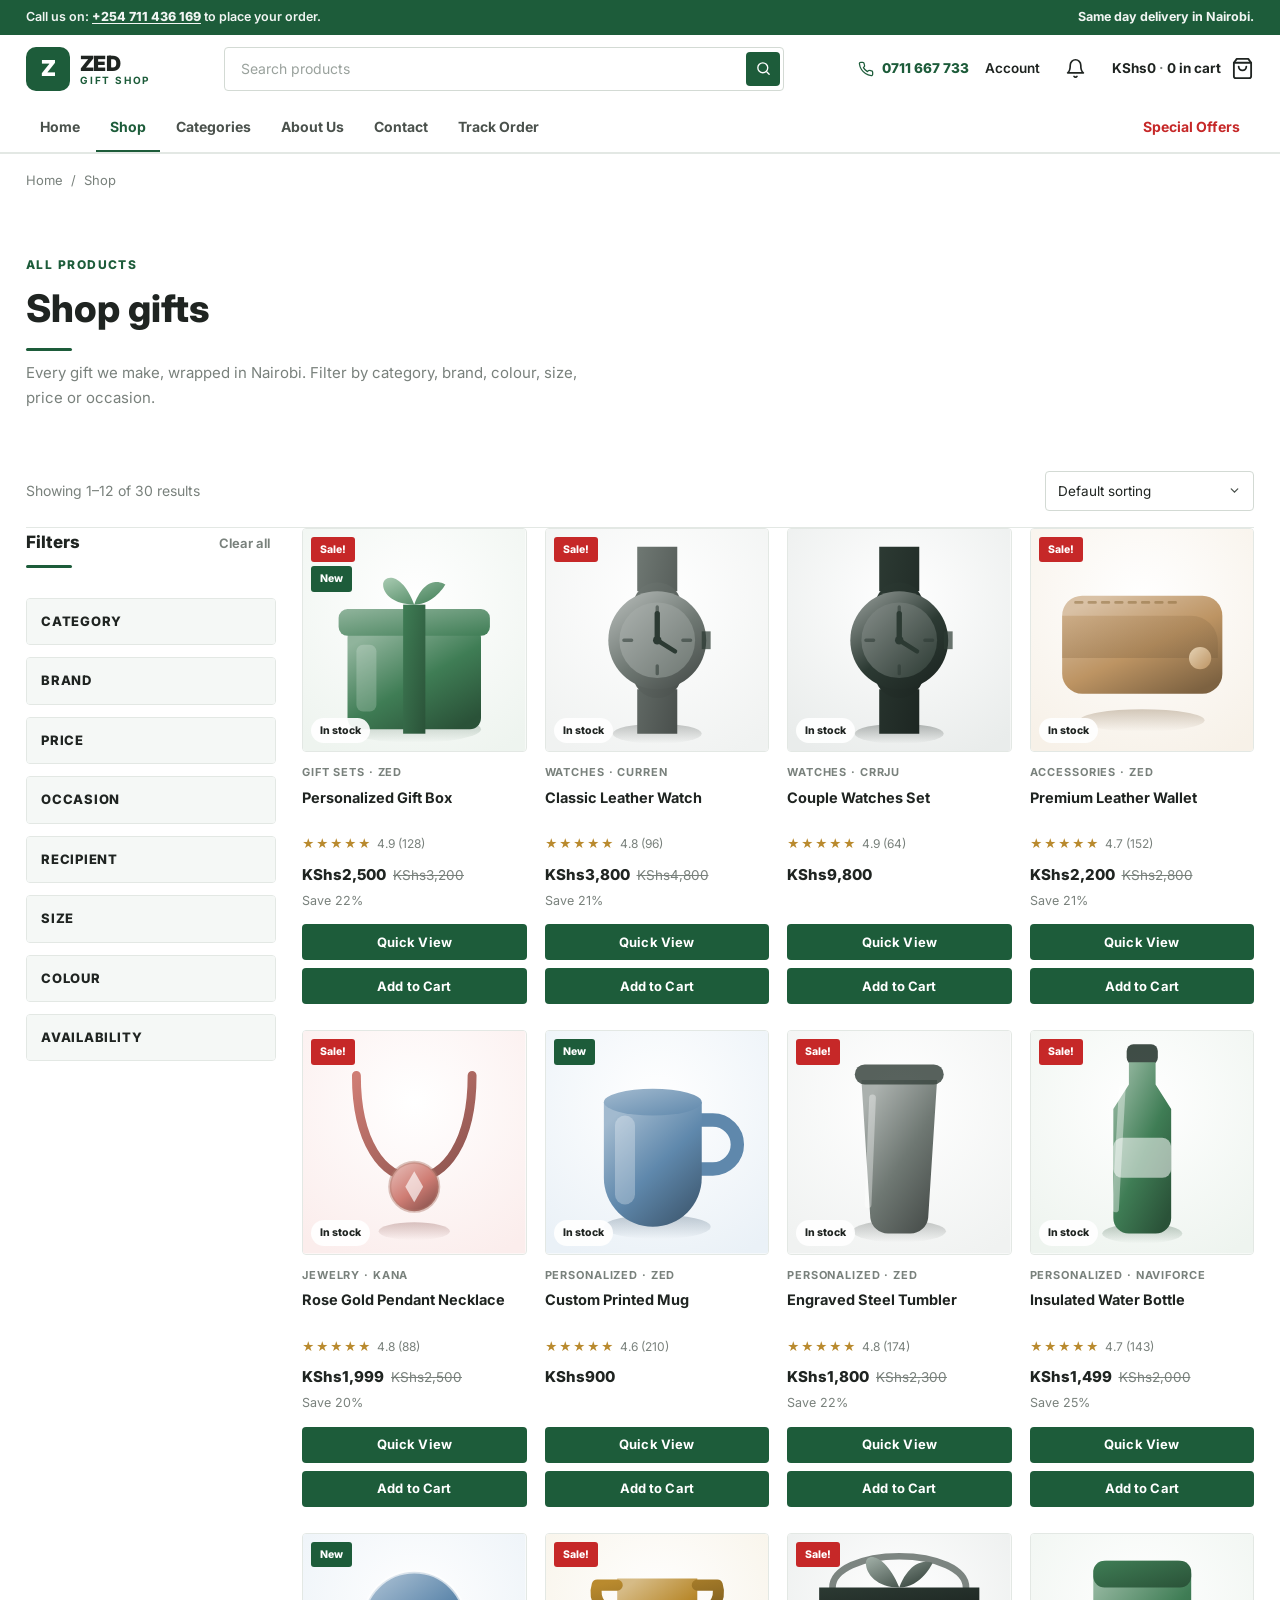
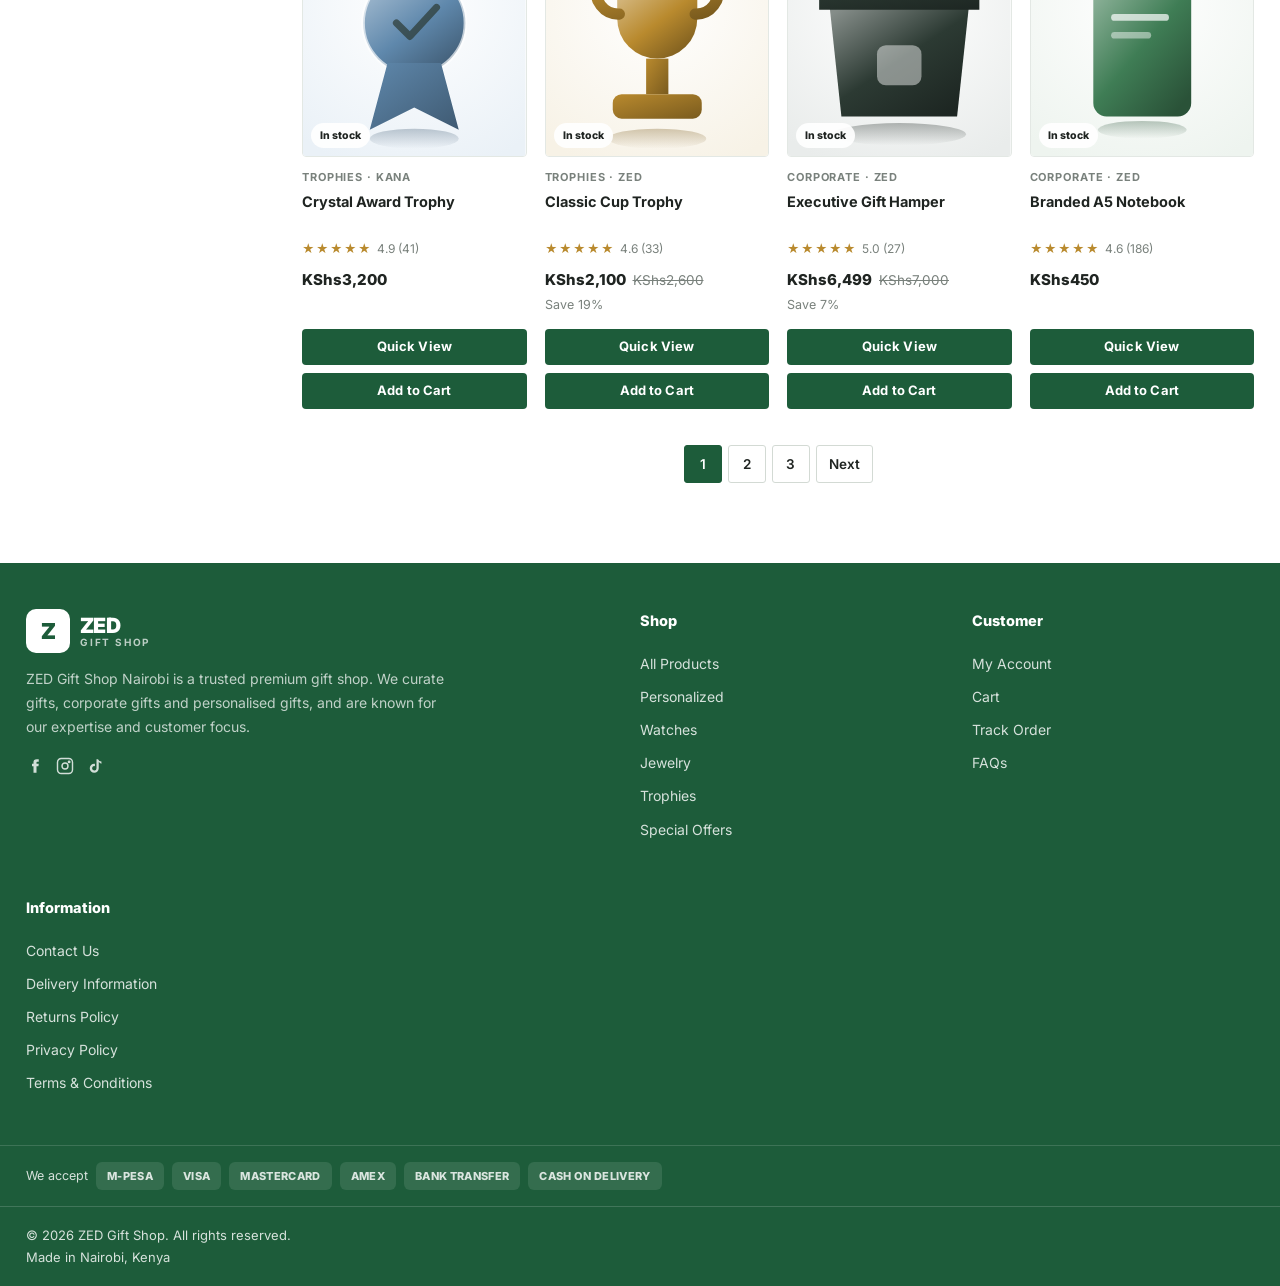
<file: shop.html>
<!doctype html>
<html lang="en-KE">
<head>
<meta charset="utf-8">
<meta name="viewport" content="width=device-width, initial-scale=1, viewport-fit=cover">
<meta name="theme-color" content="#1d5c3a">
<title>Shop All Gifts | ZED Gift Shop Nairobi</title>
<meta name="description" content="Browse personalized gifts, watches, jewelry, trophies, hampers and corporate gifts. Filter by category, brand, colour, price and occasion.">
<meta name="robots" content="index, follow">
<link rel="canonical" href="https://zedfelix.github.io/zed-giftshop-storefront/shop.html">
<meta property="og:type" content="website">
<meta property="og:site_name" content="ZED Gift Shop">
<meta property="og:title" content="Shop All Gifts | ZED Gift Shop Nairobi">
<meta property="og:description" content="Browse personalized gifts, watches, jewelry, trophies, hampers and corporate gifts. Filter by category, brand, colour, price and occasion.">
<meta property="og:url" content="https://zedfelix.github.io/zed-giftshop-storefront/shop.html">
<meta name="twitter:card" content="summary_large_image">
<link rel="icon" href="data:image/svg+xml,%3Csvg xmlns='http://www.w3.org/2000/svg' viewBox='0 0 64 64'%3E%3Crect width='64' height='64' rx='12' fill='%231d5c3a'/%3E%3Ctext x='32' y='45' font-family='Inter,sans-serif' font-size='34' font-weight='900' fill='%23fff' text-anchor='middle'%3EZ%3C/text%3E%3C/svg%3E">
<link rel="preconnect" href="https://fonts.googleapis.com">
<link rel="preconnect" href="https://fonts.gstatic.com" crossorigin>
<link rel="stylesheet" href="https://fonts.googleapis.com/css2?family=Inter:wght@400;500;600;700;800;900&display=swap">
<link rel="stylesheet" href="zed.css">

</head>
<body>

<a class="skip" href="#main">Skip to content</a>
<header id="siteHeader"></header>

<main id="main">
<nav class="wrap crumbs" aria-label="Breadcrumb"><a href="index.html">Home</a><span aria-hidden="true">/</span><span aria-current="page">Shop</span></nav>
<section class="wrap sec sec--tight" style="padding-bottom:0">
  <div class="sec__hd">
    <div>
      <p class="hero__kicker" style="color:var(--green)">All products</p>
      <h1 class="ttl" style="font-size:clamp(26px,3.4vw,38px)">Shop gifts</h1>
      <p style="margin-top:10px;color:var(--muted);font-size:15px;max-width:62ch">Every gift we make, wrapped in Nairobi. Filter by category, brand, colour, size, price or occasion.</p>
    </div>
  </div>
</section>

<section class="wrap shop" id="listing">
  <div class="toolbar">
    <p class="toolbar__c" id="cnt" aria-live="polite">Loading…</p>
    <div class="toolbar__r">
      <button class="abtn abtn--line abtn--sm" id="filterToggle" type="button" aria-expanded="false" aria-controls="side">Filters</button>
      <label class="sr-only" for="sort">Sort products</label>
      <select class="sel" id="sort">
        <option value="featured">Default sorting</option>
        <option value="popularity">Sort by popularity</option>
        <option value="rating">Sort by average rating</option>
        <option value="new">Sort by latest</option>
        <option value="price-asc">Sort by price: low to high</option>
        <option value="price-desc">Sort by price: high to low</option>
      </select>
    </div>
  </div>

  <div class="shop__b">
    <aside class="side" id="side" aria-label="Product filters"></aside>
    <div class="shop__g">
      <div class="chips" id="chips"></div>
      <div class="pgrid" id="grid"></div>
      <p class="none" id="none" hidden>No products were found matching your selection.</p>
      <nav class="pager" id="pager" aria-label="Pagination"></nav>
    </div>
  </div>
</section>
</main>

<footer id="siteFooter"></footer>

<div class="modal" id="qv" role="dialog" aria-modal="true" aria-hidden="true" aria-label="Product quick view">
  <div class="modal__v" data-x></div>
  <div class="modal__b">
    <button class="xbtn modal__x" type="button" data-x aria-label="Close quick view">
      <svg viewBox="0 0 24 24" aria-hidden="true"><path d="M18 6 6 18M6 6l12 12"/></svg>
    </button>
    <div id="qvBody"></div>
  </div>
</div>

<script src="store.js" defer></script>
<script src="shop.js" defer></script>
</body>
</html>
</file>
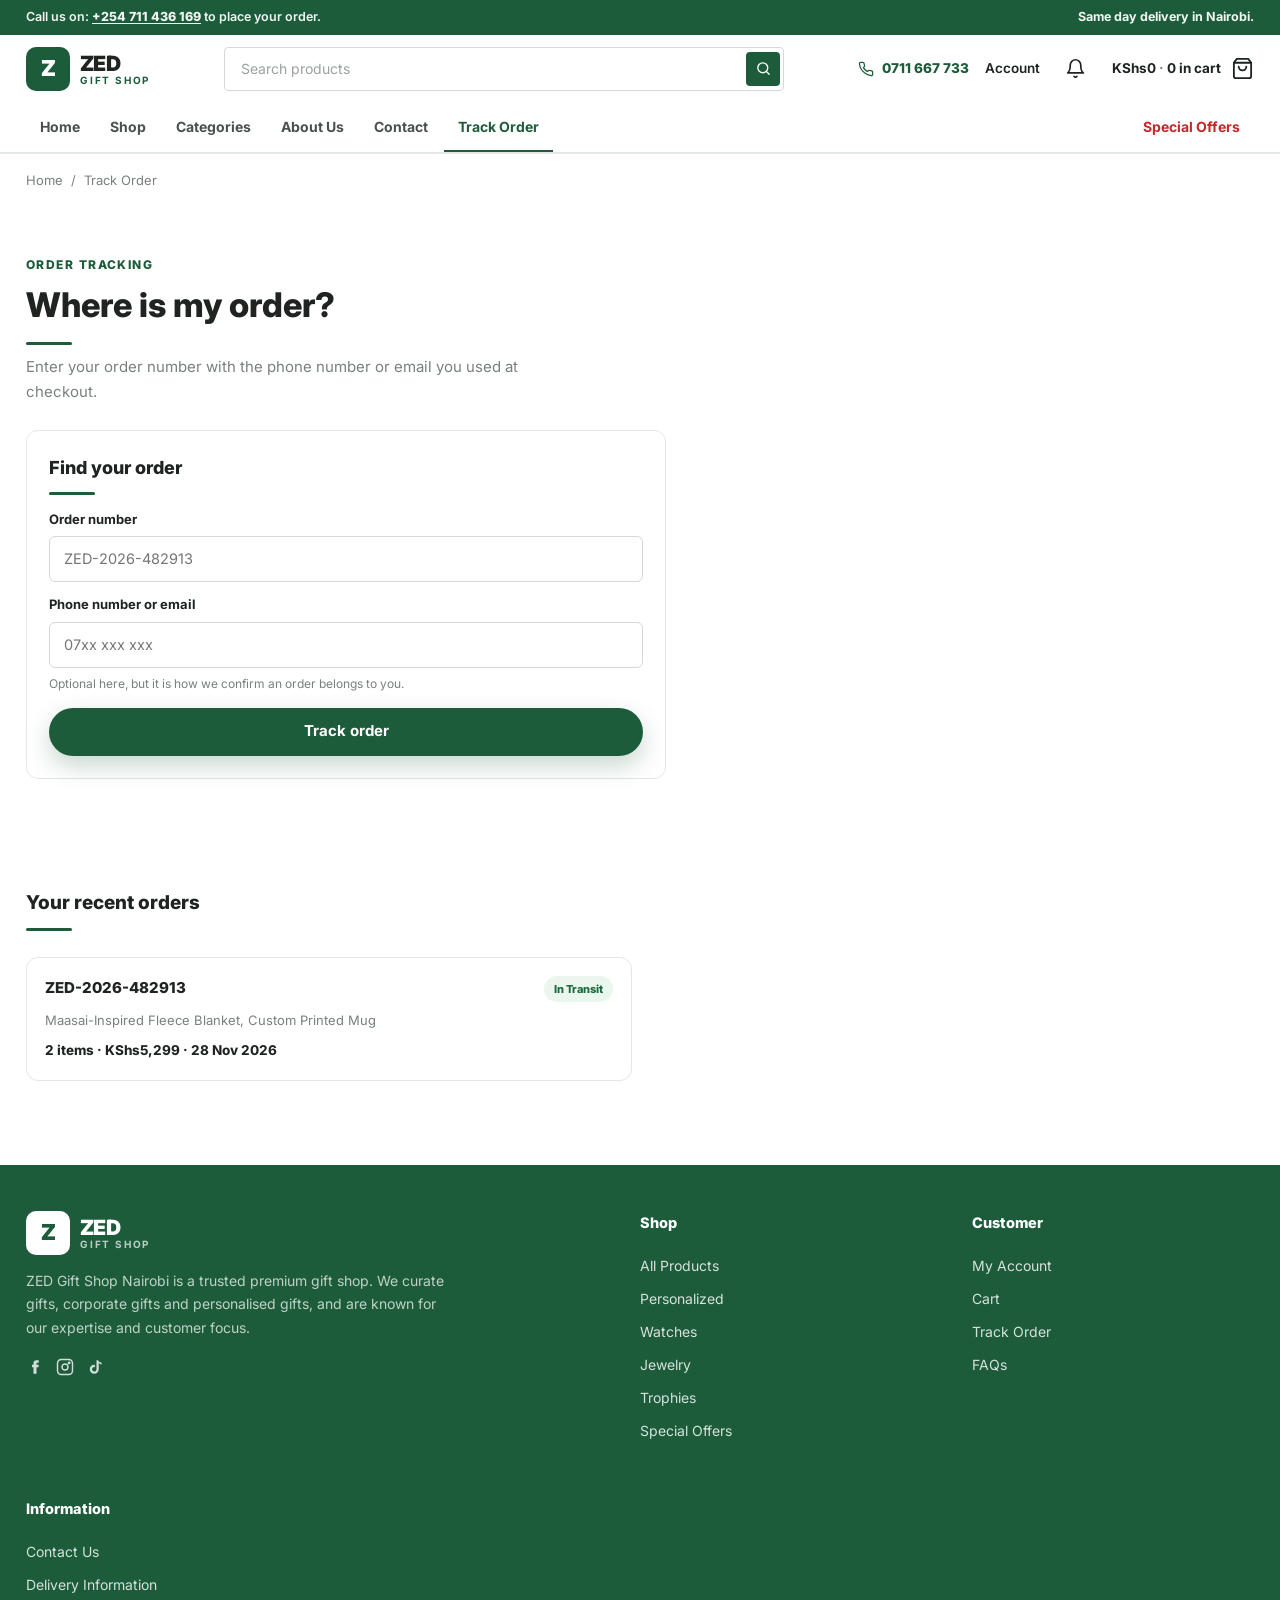
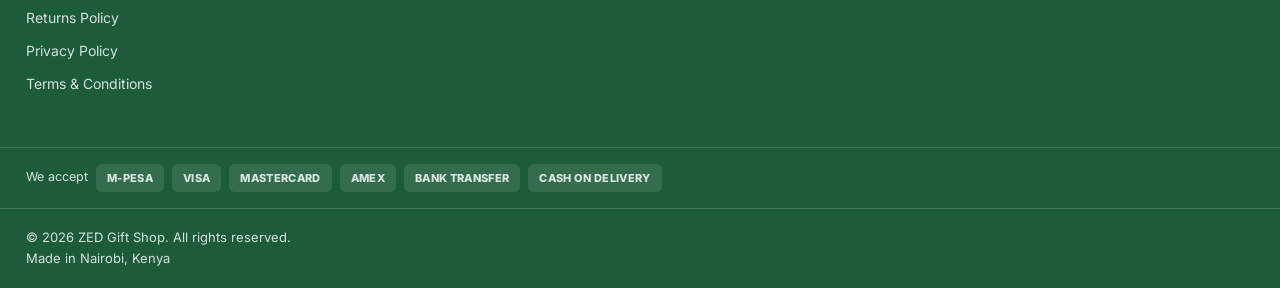
<file: track.html>
<!doctype html>
<html lang="en-KE">
<head>
<meta charset="utf-8">
<meta name="viewport" content="width=device-width, initial-scale=1, viewport-fit=cover">
<meta name="theme-color" content="#1d5c3a">
<title>Track Your Order | ZED Gift Shop</title>
<meta name="description" content="Track a ZED Gift Shop order with your order number and phone or email.">
<meta name="robots" content="index, follow">
<link rel="canonical" href="https://zedfelix.github.io/zed-giftshop-storefront/track.html">
<meta property="og:type" content="website">
<meta property="og:site_name" content="ZED Gift Shop">
<meta property="og:title" content="Track Your Order | ZED Gift Shop">
<meta property="og:description" content="Track a ZED Gift Shop order with your order number and phone or email.">
<meta property="og:url" content="https://zedfelix.github.io/zed-giftshop-storefront/track.html">
<meta name="twitter:card" content="summary_large_image">
<link rel="icon" href="data:image/svg+xml,%3Csvg xmlns='http://www.w3.org/2000/svg' viewBox='0 0 64 64'%3E%3Crect width='64' height='64' rx='12' fill='%231d5c3a'/%3E%3Ctext x='32' y='45' font-family='Inter,sans-serif' font-size='34' font-weight='900' fill='%23fff' text-anchor='middle'%3EZ%3C/text%3E%3C/svg%3E">
<link rel="preconnect" href="https://fonts.googleapis.com">
<link rel="preconnect" href="https://fonts.gstatic.com" crossorigin>
<link rel="stylesheet" href="https://fonts.googleapis.com/css2?family=Inter:wght@400;500;600;700;800;900&display=swap">
<link rel="stylesheet" href="zed.css">

</head>
<body>

<a class="skip" href="#main">Skip to content</a>
<header id="siteHeader"></header>

<main id="main">
<nav class="wrap crumbs" aria-label="Breadcrumb"><a href="index.html">Home</a><span aria-hidden="true">/</span><span aria-current="page">Track Order</span></nav>
<section class="wrap sec sec--tight" style="padding-bottom:0">
  <div class="sec__hd">
    <div>
      <p class="hero__kicker" style="color:var(--green)">Order tracking</p>
      <h1 class="ttl" style="font-size:clamp(24px,3vw,34px)">Where is my order?</h1>
      <p style="margin-top:10px;color:var(--muted);font-size:15px;max-width:62ch">Enter your order number with the phone number or email you used at checkout.</p>
    </div>
  </div>
</section>
<section class="wrap sec sec--tight" style="padding-top:0">
  <form class="cartsummary" id="trackForm" style="position:static;max-width:640px" novalidate>
    <h2 class="ttl" style="font-size:18px;margin-bottom:14px">Find your order</h2>
    <div class="field" style="margin-bottom:12px">
      <label for="tNum">Order number</label>
      <input class="input" id="tNum" name="num" placeholder="ZED-2026-482913" required autocomplete="off">
    </div>
    <div class="field" style="margin-bottom:14px">
      <label for="tContact">Phone number or email</label>
      <input class="input" id="tContact" name="contact" placeholder="07xx xxx xxx" autocomplete="off">
      <span class="hint">Optional here, but it is how we confirm an order belongs to you.</span>
    </div>
    <p class="err--box" id="trackErr" hidden></p>
    <button class="btn btn--primary btn--full" type="submit">Track order</button>
  </form>
</section>
<section class="wrap" id="trackOut"></section>
<section class="wrap sec">
  <div class="sec__hd"><h2 class="ttl">Your recent orders</h2></div>
  <div id="recentOrders" class="grid-2"></div>
</section>
</main>

<footer id="siteFooter"></footer>

<div class="modal" id="qv" role="dialog" aria-modal="true" aria-hidden="true" aria-label="Product quick view">
  <div class="modal__v" data-x></div>
  <div class="modal__b">
    <button class="xbtn modal__x" type="button" data-x aria-label="Close quick view">
      <svg viewBox="0 0 24 24" aria-hidden="true"><path d="M18 6 6 18M6 6l12 12"/></svg>
    </button>
    <div id="qvBody"></div>
  </div>
</div>

<script src="store.js" defer></script>
<script src="track.js" defer></script>
</body>
</html>
</file>
<file: zed.css>
/* ==========================================================================
   ZED GIFT SHOP â€” storefront
   Layout and shopping experience modelled on riogiftshop.com.
   ZED keeps its own logo, name, palette and product data.
   ========================================================================== */

/* ---------- TOKENS ------------------------------------------------------ */
:root {
  --green: #1d5c3a;
  --green-d: #164a2e;
  --ink: #1f2421;
  --body: #4a514c;
  --muted: #79817c;
  --line: #e3e8e4;
  --line-2: #d3dad4;
  --bg: #ffffff;
  --soft: #f5f8f6;
  --sale: #c62828;
  --gold: #b98a2e;
  --sand: #e8c98a;

  --grad-hero: linear-gradient(135deg, #235f3d 0%, #143f28 55%, #0e2d1d 100%);
  --pill: 999px;
  --sh: 0 12px 30px rgba(20, 45, 30, .10);

  --gut: 26px;
  --max: 1500px;
  --t: 190ms cubic-bezier(0.16, 1, 0.3, 1);
}

/* ---------- BASE -------------------------------------------------------- */
*, *::before, *::after { box-sizing: border-box; }
html { scroll-behavior: smooth; scroll-padding-top: 120px; -webkit-text-size-adjust: 100%; }
body {
  margin: 0; background: var(--bg); color: var(--body);
  font-family: Inter, "Segoe UI", system-ui, -apple-system, sans-serif;
  font-size: 15px; line-height: 1.65;
  -webkit-font-smoothing: antialiased; -moz-osx-font-smoothing: grayscale;
  overflow-x: hidden;
}
body.lock { overflow: hidden; }
svg { display: block; fill: none; stroke: currentColor; stroke-width: 1.9; stroke-linecap: round; stroke-linejoin: round; }
button, input, select { font: inherit; color: inherit; }
button { cursor: pointer; border: 0; background: none; }
a { color: inherit; text-decoration: none; }
ul, ol { margin: 0; padding: 0; list-style: none; }
h1, h2, h3, p, dl, dd { margin: 0; }
img { max-width: 100%; display: block; }
[hidden] { display: none !important; }

:focus-visible { outline: 2px solid var(--green); outline-offset: 2px; }
.sr-only { position: absolute; width: 1px; height: 1px; padding: 0; margin: -1px; overflow: hidden; clip: rect(0 0 0 0); white-space: nowrap; border: 0; }
.skip { position: fixed; left: 12px; top: -80px; z-index: 300; background: var(--green); color: #fff; padding: 11px 18px; border-radius: 0 0 6px 6px; font-weight: 700; transition: top var(--t); }
.skip:focus { top: 0; }

.wrap { width: 100%; max-width: var(--max); margin-inline: auto; padding-inline: var(--gut); }

.ttl { font-size: 19px; font-weight: 800; color: var(--ink); margin-bottom: 18px; position: relative; padding-bottom: 12px; }
.ttl::after { content: ""; position: absolute; left: 0; bottom: 0; width: 46px; height: 3px; border-radius: 2px; background: var(--green); }

/* ---------- BUTTONS ----------------------------------------------------- */
.abtn {
  display: inline-flex; align-items: center; justify-content: center; gap: 8px;
  min-height: 42px; padding: 0 20px; border-radius: 4px;
  background: var(--green); color: #fff;
  font-size: 14px; font-weight: 700; letter-spacing: 0.01em;
  transition: background var(--t), transform var(--t);
}
.abtn:hover { background: var(--green-d); }
.abtn:active { transform: translateY(1px); }
.abtn--full { width: 100%; }
.abtn--line { background: transparent; color: var(--ink); border: 1px solid var(--line-2); }
.abtn--line:hover { border-color: var(--green); color: var(--green); background: transparent; }
.abtn--sm { min-height: 36px; padding: 0 14px; font-size: 13px; }
.abtn--dark { background: var(--ink); }
.abtn--dark:hover { background: #000; }

.xbtn { display: grid; place-items: center; width: 38px; height: 38px; border-radius: 50%; color: var(--ink); border: 1px solid var(--line); transition: background var(--t); }
.xbtn:hover { background: var(--soft); }
.xbtn svg { width: 18px; height: 18px; }

/* ---------- TOP BAR ----------------------------------------------------- */
.topbar { background: var(--green); color: #fff; }
.topbar__in {
  max-width: var(--max); margin-inline: auto; padding: 7px var(--gut);
  display: flex; flex-wrap: wrap; align-items: center; justify-content: space-between; gap: 4px 18px;
}
.topbar__l { font-size: 12.5px; font-weight: 600; color: rgba(255, 255, 255, 0.94); }
.topbar__l a { font-weight: 800; text-decoration: underline; text-underline-offset: 2px; }
.topbar__l--r { font-weight: 700; }

/* ---------- HEADER ------------------------------------------------------ */
.hdr { position: sticky; top: 0; z-index: 70; background: #fff; border-bottom: 1px solid var(--line); transition: box-shadow var(--t); }
.hdr.is-stuck { box-shadow: 0 6px 22px rgba(31, 36, 33, 0.09); }
.hdr__in { max-width: var(--max); margin-inline: auto; padding: 12px var(--gut); display: flex; align-items: center; gap: 22px; }

.logo { display: inline-flex; align-items: center; gap: 10px; flex-shrink: 0; }
.logo__mk { display: grid; place-items: center; width: 44px; height: 44px; border-radius: 10px; background: var(--green); color: #fff; font-size: 22px; font-weight: 900; letter-spacing: -0.03em; }
.logo__tx { display: grid; line-height: 1.1; }
.logo__tx b { font-size: 21px; font-weight: 900; letter-spacing: -0.035em; color: var(--ink); }
.logo__tx i { font-style: normal; font-size: 10px; font-weight: 700; letter-spacing: 0.18em; text-transform: uppercase; color: var(--green); }
.logo--lt .logo__mk { background: #fff; color: var(--green); }
.logo--lt .logo__tx b { color: #fff; }
.logo--lt .logo__tx i { color: rgba(255, 255, 255, 0.7); }

.srch { position: relative; flex: 1; max-width: 560px; margin-inline: auto; display: flex; align-items: center; }
.srch__i { width: 100%; height: 44px; padding: 0 46px 0 16px; border: 1px solid var(--line-2); border-radius: 4px; background: #fff; font-size: 14px; outline: none; transition: border-color var(--t), box-shadow var(--t); }
.srch__i:focus { border-color: var(--green); box-shadow: 0 0 0 3px rgba(29, 92, 58, 0.1); }
.srch__i::placeholder { color: #9aa29d; }
.srch__b { position: absolute; right: 4px; display: grid; place-items: center; width: 34px; height: 34px; border-radius: 4px; background: var(--green); color: #fff; transition: background var(--t); }
.srch__b:hover { background: var(--green-d); }
.srch__b svg { width: 17px; height: 17px; }

.sug {
  position: absolute; top: calc(100% + 6px); left: 0; right: 0; z-index: 80;
  background: #fff; border: 1px solid var(--line); border-radius: 6px;
  box-shadow: 0 16px 44px rgba(31, 36, 33, 0.14);
  padding: 6px; display: none; max-height: 62vh; overflow-y: auto;
}
.sug.on { display: block; }
.sug__l { padding: 8px 10px 4px; font-size: 10.5px; font-weight: 800; letter-spacing: 0.12em; text-transform: uppercase; color: var(--muted); }
.sug__i { display: flex; align-items: center; gap: 11px; width: 100%; padding: 8px 10px; border-radius: 4px; text-align: left; transition: background var(--t); }
.sug__i:hover { background: var(--soft); }
.sug__art { width: 38px; height: 38px; border-radius: 4px; overflow: hidden; background: var(--soft); flex-shrink: 0; display: grid; place-items: center; }
.sug__art svg { width: 100%; height: 100%; }
.sug__n { display: block; font-size: 13.5px; font-weight: 600; color: var(--ink); }
.sug__s { display: block; font-size: 11.5px; color: var(--muted); }
.sug__p { margin-left: auto; font-size: 13px; font-weight: 700; color: var(--green); white-space: nowrap; }
.sug__none { padding: 18px 12px; text-align: center; color: var(--muted); font-size: 13.5px; }

.hdr__act { display: flex; align-items: center; gap: 16px; flex-shrink: 0; }
.hdr__tel { display: none; align-items: center; gap: 8px; font-size: 13.5px; font-weight: 800; color: var(--green); }
.hdr__tel svg { width: 16px; height: 16px; }
.hdr__acc { font-size: 13.5px; font-weight: 600; color: var(--ink); }
.hdr__acc:hover { color: var(--green); }
.hdr__cart { display: flex; align-items: center; gap: 10px; }
.hdr__cart-t { font-size: 13.5px; font-weight: 700; color: var(--ink); white-space: nowrap; }
.hdr__cart-i { position: relative; display: grid; place-items: center; }
.hdr__cart-i svg { width: 23px; height: 23px; color: var(--ink); }
.hdr__cart-i .dot { position: absolute; top: -6px; right: -8px; min-width: 18px; height: 18px; padding: 0 4px; border-radius: 9px; background: var(--green); color: #fff; font-size: 10.5px; font-weight: 800; display: grid; place-items: center; }
.hdr__cart:hover .hdr__cart-t, .hdr__cart:hover .hdr__cart-i svg { color: var(--green); }
@media (min-width: 1080px) { .hdr__tel { display: inline-flex; } }

.burger { display: grid; place-items: center; width: 40px; height: 40px; color: var(--ink); }
.burger svg { width: 23px; height: 23px; }
@media (min-width: 1024px) { .burger { display: none; } }
@media (max-width: 720px) { .hdr__acc, .hdr__cart-t { display: none; } }

/* social strip */
.soc { display: flex; justify-content: flex-end; gap: 12px; padding: 0 var(--gut) 10px; }
.soc a { color: var(--muted); transition: color var(--t); }
.soc a:hover { color: var(--green); }
.soc svg { width: 17px; height: 17px; }
.soc a:nth-child(1) svg, .soc a:nth-child(3) svg { fill: currentColor; stroke: none; }
@media (max-width: 720px) { .soc { justify-content: center; } }

/* ---------- NAVIGATION + MEGA MENU --------------------------------------- */
.nav { background: var(--green); border-bottom: 1px solid var(--green-d); }
.nav__in { max-width: var(--max); margin-inline: auto; padding: 0 var(--gut); display: none; align-items: stretch; }
@media (min-width: 1024px) { .nav__in { display: flex; } }

.nitem { position: relative; }
.nlink { display: inline-flex; align-items: center; gap: 5px; padding: 13px 13px; color: #fff; font-size: 13.5px; font-weight: 700; white-space: nowrap; transition: background var(--t); }
.nlink:hover, .nitem.on .nlink { background: var(--green-d); }

.mega {
  position: absolute; top: 100%; left: 0; z-index: 90;
  min-width: 900px; padding: 22px 24px;
  background: #fff; border: 1px solid var(--line); border-top: 0;
  box-shadow: 0 20px 50px rgba(31, 36, 33, 0.16);
  display: grid; grid-template-columns: 1fr 240px; gap: 26px;
  opacity: 0; transform: translateY(-6px);
  transition: opacity var(--t), transform var(--t);
}
.nitem.on .mega { opacity: 1; transform: none; }
/* display keeps a closed panel inert; visibility would inherit onto its text */
.nitem:not(.on) .mega { display: none; }
.mega__cols { display: grid; grid-template-columns: repeat(4, 1fr); gap: 22px; }
.mega__h { font-size: 12.5px; font-weight: 800; letter-spacing: 0.06em; text-transform: uppercase; color: var(--green); margin: 0 0 10px; padding-bottom: 7px; border-bottom: 1px solid var(--line); }
.mega__c a { display: block; padding: 4px 0; font-size: 13.5px; font-weight: 500; color: var(--body); transition: color var(--t), padding-left var(--t); }
.mega__c a:hover { color: var(--green); padding-left: 5px; }
.mega__feat { border-left: 1px solid var(--line); padding-left: 22px; }
.mega__badge { display: inline-block; padding: 3px 9px; border-radius: 3px; background: var(--sale); color: #fff; font-size: 10.5px; font-weight: 800; }
.mega__img { margin: 9px 0; border-radius: 5px; overflow: hidden; background: var(--soft); aspect-ratio: 1; }
.mega__img svg { width: 100%; height: 100%; }
.mega__t { font-size: 13.5px; font-weight: 700; color: var(--ink); line-height: 1.4; }
.mega__p { font-size: 13px; font-weight: 700; color: var(--green); margin-top: 5px; }
.mega__p s { color: var(--muted); font-weight: 500; margin-right: 6px; }
.mega__feat .abtn { width: 100%; margin-top: 11px; }

/* ---------- DRAWER ------------------------------------------------------ */
.veil { position: fixed; inset: 0; z-index: 95; background: rgba(31, 36, 33, 0.5); opacity: 0; visibility: hidden; transition: opacity var(--t), visibility var(--t); }
.veil.on { opacity: 1; visibility: visible; }
.drw, .pnl { position: fixed; top: 0; bottom: 0; z-index: 100; background: #fff; display: flex; flex-direction: column; transition: transform 300ms cubic-bezier(0.16, 1, 0.3, 1); }
.drw { left: 0; width: min(86vw, 350px); transform: translateX(-102%); border-right: 1px solid var(--line); }
.pnl { right: 0; width: min(94vw, 410px); transform: translateX(102%); border-left: 1px solid var(--line); }
.drw.on, .pnl.on { transform: none; }
.drw__hd, .pnl__hd { display: flex; align-items: center; justify-content: space-between; gap: 12px; padding: 14px 16px; border-bottom: 1px solid var(--line); flex-shrink: 0; }
.pnl__hd h2 { font-size: 17px; font-weight: 800; color: var(--ink); }
.pnl__hd h2 span { color: var(--muted); }
.drw__bd, .pnl__bd { flex: 1; overflow-y: auto; padding: 14px 16px; }
.pnl__ft { border-top: 1px solid var(--line); padding: 16px; background: var(--soft); flex-shrink: 0; }

.drw__s { position: relative; display: flex; margin-bottom: 14px; }
.drw__s input { flex: 1; height: 42px; padding: 0 14px; border: 1px solid var(--line-2); border-radius: 4px; outline: none; font-size: 14px; }
.drw__s button { position: absolute; right: 4px; top: 4px; display: grid; place-items: center; width: 34px; height: 34px; border-radius: 4px; background: var(--green); color: #fff; }
.drw__s svg { width: 17px; height: 17px; }

.acc { border-bottom: 1px solid var(--line); }
.acc__t { display: flex; align-items: center; justify-content: space-between; width: 100%; padding: 13px 2px; font-size: 14.5px; font-weight: 700; color: var(--ink); text-align: left; }
.acc__t svg { width: 15px; height: 15px; color: var(--muted); transition: transform var(--t); }
.acc.on .acc__t svg { transform: rotate(180deg); }
.acc__p { display: grid; grid-template-rows: 0fr; transition: grid-template-rows 260ms; }
.acc.on .acc__p { grid-template-rows: 1fr; }
.acc__i { overflow: hidden; }
.acc__i a { display: block; padding: 7px 8px; font-size: 14px; border-radius: 3px; }
.acc__i a:hover { background: var(--soft); color: var(--green); }

/* ---------- CATEGORY BAND ----------------------------------------------- */
.cats { padding-top: 30px; padding-bottom: 6px; }
.cats__l { display: flex; flex-wrap: wrap; gap: 8px 10px; }
.cats__l a { display: inline-flex; align-items: center; gap: 7px; padding: 9px 15px; border: 1px solid var(--line); border-radius: 4px; background: #fff; font-size: 13.5px; font-weight: 600; color: var(--ink); transition: border-color var(--t), color var(--t), background var(--t); }
.cats__l a:hover { border-color: var(--green); color: var(--green); }
.cats__l a.on { background: var(--green); border-color: var(--green); color: #fff; }
.cats__l svg { width: 15px; height: 15px; color: var(--green); }
.cats__l a.on svg { color: #fff; }

/* ---------- FEATURED / PRODUCT GRID -------------------------------------- */
.feat { padding-top: 30px; padding-bottom: 34px; }
.pgrid { display: grid; gap: 26px 18px; grid-template-columns: repeat(2, minmax(0, 1fr)); }
@media (min-width: 640px) { .pgrid { grid-template-columns: repeat(3, minmax(0, 1fr)); } }
@media (min-width: 1024px) { .pgrid { grid-template-columns: repeat(4, minmax(0, 1fr)); } }
@media (min-width: 1400px) { .pgrid { grid-template-columns: repeat(5, minmax(0, 1fr)); } }
.pgrid--feat { grid-template-columns: repeat(2, minmax(0, 1fr)); }
@media (min-width: 640px) { .pgrid--feat { grid-template-columns: repeat(3, minmax(0, 1fr)); } }
@media (min-width: 1024px) { .pgrid--feat { grid-template-columns: repeat(5, minmax(0, 1fr)); } }

.pcard { display: flex; flex-direction: column; position: relative; }
.pcard__media { position: relative; border: 1px solid var(--line); border-radius: 4px; overflow: hidden; background: #fff; aspect-ratio: 1; }
.pcard__media svg { width: 100%; height: 100%; transition: transform 420ms ease; }
.pcard:hover .pcard__media svg { transform: scale(1.05); }
.pcard__tags { position: absolute; top: 8px; left: 8px; z-index: 2; display: grid; gap: 5px; justify-items: start; }
.pcard__tag { padding: 4px 9px; border-radius: 3px; background: var(--sale); color: #fff; font-size: 10.5px; font-weight: 800; }
.pcard__tag--new { background: var(--green); }
.pcard__tag--out { background: var(--muted); }
.pcard__heart { position: absolute; top: 8px; right: 8px; z-index: 2; display: grid; place-items: center; width: 34px; height: 34px; border-radius: 50%; background: rgba(255, 255, 255, 0.94); border: 1px solid var(--line); color: var(--muted); opacity: 0; transition: opacity var(--t), color var(--t), transform var(--t); }
.pcard:hover .pcard__heart, .pcard__heart:focus-visible, .pcard__heart.on { opacity: 1; }
.pcard__heart:hover { transform: scale(1.08); color: var(--sale); }
.pcard__heart.on { color: var(--sale); }
.pcard__heart.on svg { fill: currentColor; }
.pcard__heart svg { width: 17px; height: 17px; }

.pcard__b { padding-top: 11px; display: flex; flex-direction: column; flex: 1; }
.pcard__c { font-size: 11px; font-weight: 700; letter-spacing: 0.08em; text-transform: uppercase; color: var(--muted); }
.pcard__t { margin-top: 6px; font-size: 14.5px; font-weight: 700; line-height: 1.4; color: var(--ink); min-height: 2.8em; display: -webkit-box; -webkit-line-clamp: 2; -webkit-box-orient: vertical; overflow: hidden; }
.pcard__t a:hover { color: var(--green); }
.pcard__r { display: flex; align-items: center; gap: 5px; margin-top: 6px; font-size: 12px; color: var(--muted); }
.stars { color: var(--gold); letter-spacing: 1px; }
.pcard__p { margin-top: 9px; font-size: 15px; color: var(--ink); }
.pcard__p b { font-weight: 800; }
.pcard__p s { margin-left: 7px; color: var(--muted); font-size: 13.5px; }
.pcard__p em { display: block; margin-top: 3px; font-style: normal; font-size: 12.5px; color: var(--muted); }
.pcard__p em b { color: var(--sale); font-weight: 800; }
.pcard__act { margin-top: auto; padding-top: 13px; }
.pcard__act .abtn { width: 100%; }
.pcard__out { font-size: 13px; color: var(--muted); }

.pcard__quick { position: absolute; left: 8px; right: 8px; top: 8px; z-index: 3; display: flex; gap: 6px; opacity: 0; transform: translateY(-6px); transition: opacity var(--t), transform var(--t); }
.pcard:hover .pcard__quick, .pcard:focus-within .pcard__quick { opacity: 1; transform: none; }
.pcard__quick .abtn { flex: 1; min-height: 34px; padding: 0 8px; font-size: 12px; background: rgba(255, 255, 255, 0.95); color: var(--ink); border: 1px solid var(--line); }
.pcard__quick .abtn:hover { background: var(--green); color: #fff; border-color: var(--green); }

/* ---------- VALUE PROPS ------------------------------------------------- */
.props { background: var(--soft); border-block: 1px solid var(--line); }
.props__in { max-width: var(--max); margin-inline: auto; padding: 34px var(--gut); display: grid; gap: 26px; grid-template-columns: repeat(auto-fit, minmax(240px, 1fr)); }
.props__in li { display: grid; justify-items: center; text-align: center; gap: 8px; }
.props__i { display: grid; place-items: center; width: 54px; height: 54px; border-radius: 50%; background: #fff; border: 1px solid var(--line); color: var(--green); }
.props__i svg { width: 25px; height: 25px; }
.props__in b { font-size: 15.5px; font-weight: 800; color: var(--ink); }
.props__in span { font-size: 13.5px; color: var(--muted); max-width: 34ch; }

/* ---------- SHOP TOOLBAR + SIDEBAR -------------------------------------- */
.shop { padding-top: 34px; padding-bottom: 60px; }
.toolbar { display: flex; align-items: center; gap: 14px; flex-wrap: wrap; padding-bottom: 16px; border-bottom: 1px solid var(--line); }
.toolbar__c { font-size: 13.5px; color: var(--muted); }
.toolbar__c b { color: var(--ink); font-weight: 700; }
.toolbar__r { margin-left: auto; display: flex; align-items: center; gap: 10px; }
.sel {
  height: 40px; padding: 0 36px 0 12px; border: 1px solid var(--line-2); border-radius: 4px;
  background: #fff; font-size: 13.5px; color: var(--ink); -webkit-appearance: none; appearance: none;
  background-image: url("data:image/svg+xml;utf8,<svg xmlns='http://www.w3.org/2000/svg' width='13' height='13' viewBox='0 0 24 24' fill='none' stroke='%234a514c' stroke-width='2.4' stroke-linecap='round'><path d='m6 9 6 6 6-6'/></svg>");
  background-repeat: no-repeat; background-position: right 12px center;
}
.chips { display: flex; flex-wrap: wrap; gap: 7px; margin-bottom: 16px; }
.chips:empty { display: none; }
.chip { display: inline-flex; align-items: center; gap: 6px; padding: 5px 11px; background: var(--soft); border: 1px solid var(--line); border-radius: 3px; font-size: 12.5px; font-weight: 600; color: var(--ink); }
.chip button { color: var(--muted); font-size: 15px; line-height: 1; }
.chip button:hover { color: var(--sale); }

.shop__b { display: grid; gap: 26px; }
@media (min-width: 1024px) { .shop__b { grid-template-columns: 250px 1fr; align-items: start; } }

.side { display: none; }
.side.on { display: block; }
@media (min-width: 1024px) { .side { display: block; position: sticky; top: 118px; } }

.fset { border: 1px solid var(--line); border-radius: 4px; margin-bottom: 12px; overflow: hidden; }
.fset__t { display: flex; align-items: center; justify-content: space-between; width: 100%; padding: 12px 14px; background: var(--soft); font-size: 13px; font-weight: 800; letter-spacing: 0.06em; text-transform: uppercase; color: var(--ink); }
.fset__t svg { width: 14px; height: 14px; color: var(--muted); transition: transform var(--t); }
.fset.open .fset__t svg { transform: rotate(180deg); }
.fset__p { display: grid; grid-template-rows: 1fr; }
.fset:not(.open) .fset__p { grid-template-rows: 0fr; }
.fset__i { overflow: hidden; }
.fset__i > div { padding: 10px 14px 13px; }
.fopt { display: flex; align-items: center; gap: 9px; padding: 5px 0; font-size: 13.5px; cursor: pointer; color: var(--body); }
.fopt input { width: 16px; height: 16px; accent-color: var(--green); flex-shrink: 0; }
.fopt:hover { color: var(--green); }
.fopt span { margin-left: auto; font-size: 12px; color: var(--muted); }

.none { padding: 44px 0; text-align: center; color: var(--muted); }
.sk { height: 360px; border: 1px solid var(--line); border-radius: 4px; background: var(--soft); position: relative; overflow: hidden; }
.sk::after { content: ""; position: absolute; inset: 0; background: linear-gradient(90deg, transparent, rgba(255, 255, 255, 0.7), transparent); animation: sweep 1.4s infinite; }

/* ---------- PAGINATION -------------------------------------------------- */
.pager { display: flex; flex-wrap: wrap; gap: 6px; justify-content: center; margin-top: 36px; }
.pager button, .pager span { min-width: 38px; height: 38px; padding: 0 12px; display: inline-flex; align-items: center; justify-content: center; border: 1px solid var(--line-2); border-radius: 3px; background: #fff; font-size: 13.5px; font-weight: 600; color: var(--ink); }
.pager button:hover:not(:disabled) { border-color: var(--green); color: var(--green); }
.pager button:disabled { opacity: 0.4; cursor: default; }
.pager .on { background: var(--green); border-color: var(--green); color: #fff; }
.pager svg { width: 15px; height: 15px; }
.pager .gap { border-color: transparent; }

/* ---------- FOOTER ------------------------------------------------------ */
.ftr { background: var(--green); color: rgba(255, 255, 255, 0.82); margin-top: 20px; }
.ftr__in { display: grid; gap: 34px; padding-block: 46px; grid-template-columns: 1fr; }
@media (min-width: 780px) { .ftr__in { grid-template-columns: 2fr 1fr 1fr; gap: 50px; } }
.ftr__brand p { margin-top: 16px; font-size: 14px; line-height: 1.7; max-width: 48ch; }
.ftr__soc { display: flex; gap: 12px; margin-top: 18px; }
.ftr__soc a { color: rgba(255, 255, 255, 0.8); transition: color var(--t); }
.ftr__soc a:hover { color: #fff; }
.ftr__soc svg { width: 18px; height: 18px; fill: currentColor; stroke: none; }
.ftr__soc a:nth-child(2) svg { fill: none; stroke: currentColor; }
.ftr__col h3 { font-size: 14.5px; font-weight: 800; color: #fff; margin-bottom: 14px; }
.ftr__col li { padding: 5px 0; font-size: 14px; }
.ftr__col a:hover { color: #fff; }
.ftr__bot { padding-block: 18px; border-top: 1px solid rgba(255, 255, 255, 0.16); font-size: 13px; }

/* ---------- CART / WISHLIST LINES ---------------------------------------- */
.line { display: grid; grid-template-columns: 76px 1fr; gap: 12px; padding-bottom: 14px; margin-bottom: 14px; border-bottom: 1px solid var(--line); }
.line:last-child { border-bottom: 0; margin-bottom: 0; }
.line__img { border: 1px solid var(--line); border-radius: 4px; overflow: hidden; aspect-ratio: 1; background: #fff; }
.line__img svg { width: 100%; height: 100%; }
.line__c { font-size: 10.5px; font-weight: 800; letter-spacing: 0.1em; text-transform: uppercase; color: var(--muted); }
.line__n { font-size: 14px; font-weight: 700; color: var(--ink); line-height: 1.4; margin-top: 3px; }
.line__r { display: flex; align-items: center; justify-content: space-between; gap: 10px; margin-top: 10px; }
.qty { display: inline-flex; align-items: center; border: 1px solid var(--line-2); border-radius: 3px; }
.qty button { width: 30px; height: 30px; font-size: 16px; font-weight: 700; color: var(--ink); }
.qty button:hover { background: var(--soft); }
.qty b { min-width: 26px; text-align: center; font-size: 13.5px; }
.line__p { font-size: 14.5px; font-weight: 800; color: var(--ink); }
.line__x { display: flex; gap: 14px; margin-top: 8px; }
.line__x button { font-size: 12px; color: var(--muted); }
.line__x button:hover { color: var(--sale); }
.sum { display: grid; gap: 8px; font-size: 14px; margin-bottom: 14px; }
.sum > div { display: flex; justify-content: space-between; gap: 12px; }
.sum > div:last-child { padding-top: 10px; border-top: 1px solid var(--line-2); font-weight: 800; font-size: 16px; }
.sum dt { color: var(--muted); }
.sum > div:last-child dt { color: var(--ink); }
.empty { text-align: center; padding: 40px 10px; display: grid; gap: 10px; justify-items: center; }
.empty p { font-size: 14px; color: var(--muted); }

/* ---------- MODAL ------------------------------------------------------- */
.modal { position: fixed; inset: 0; z-index: 110; display: grid; place-items: center; padding: 18px; opacity: 0; visibility: hidden; transition: opacity var(--t), visibility var(--t); }
.modal.on { opacity: 1; visibility: visible; }
.modal__v { position: absolute; inset: 0; background: rgba(31, 36, 33, 0.55); }
.modal__b { position: relative; width: min(920px, 100%); max-height: 90vh; overflow-y: auto; background: #fff; border-radius: 5px; box-shadow: 0 24px 70px rgba(0, 0, 0, 0.28); }
.modal__x { position: absolute; top: 10px; right: 10px; z-index: 3; background: #fff; }
.pv { display: grid; }
@media (min-width: 800px) { .pv { grid-template-columns: 1fr 1fr; } }
.pv__img { border-right: 1px solid var(--line); background: #fff; aspect-ratio: 1; }
.pv__img svg { width: 100%; height: 100%; }
.pv__i { padding: 26px; }
.pv__t { font-size: 24px; font-weight: 800; line-height: 1.2; color: var(--ink); margin-top: 5px; }
.pv__p { margin-top: 14px; font-size: 16px; color: var(--ink); }
.pv__p b { font-size: 24px; font-weight: 800; }
.pv__p s { margin-left: 9px; color: var(--muted); }
.pv__p em { display: block; margin-top: 4px; font-style: normal; font-size: 13px; color: var(--muted); }
.pv__d { margin-top: 14px; font-size: 14px; line-height: 1.7; }
.pv__spec { margin-top: 18px; }
.pv__spec > div { display: flex; justify-content: space-between; gap: 14px; padding: 9px 0; border-bottom: 1px solid var(--line); font-size: 13.5px; }
.pv__spec dt { color: var(--muted); }
.pv__spec dd { font-weight: 700; text-align: right; }
.pv__meta { margin-top: 18px; display: grid; gap: 9px; }
.pv__meta li { display: flex; gap: 9px; font-size: 13.5px; }
.pv__meta svg { width: 17px; height: 17px; color: var(--green); flex-shrink: 0; margin-top: 3px; }
.pv__buy { display: flex; gap: 8px; margin-top: 22px; flex-wrap: wrap; }
.pv__buy .abtn { flex: 1 1 140px; }

/* ---------- FAB / TABS / TOASTS ----------------------------------------- */
.fab { position: fixed; right: 14px; bottom: 84px; z-index: 80; display: none; align-items: center; gap: 8px; height: 50px; padding: 0 20px; border-radius: 4px; background: var(--green); color: #fff; font-size: 14px; font-weight: 700; box-shadow: 0 10px 26px rgba(29, 92, 58, 0.35); }
.fab.on { display: inline-flex; }
.fab svg { width: 19px; height: 19px; }
@media (min-width: 768px) { .fab { display: none !important; } }

.tabs { position: fixed; left: 10px; right: 10px; bottom: 10px; z-index: 82; display: grid; grid-template-columns: repeat(4, 1fr); background: #fff; border: 1px solid var(--line); border-radius: 4px; box-shadow: 0 10px 30px rgba(31, 36, 33, 0.14); padding: 6px 4px; }
@media (min-width: 768px) { .tabs { display: none; } }
.tabs__i { position: relative; display: grid; justify-items: center; gap: 2px; padding: 7px 2px; font-size: 10.5px; font-weight: 700; color: var(--muted); }
.tabs__i svg { width: 21px; height: 21px; }
.tabs__i.is-on, .tabs__i:hover { color: var(--green); }
.tabs__n { position: absolute; top: 0; right: 50%; transform: translateX(19px); min-width: 16px; height: 16px; padding: 0 4px; border-radius: 8px; background: var(--green); color: #fff; font-size: 9.5px; font-weight: 800; display: grid; place-items: center; }

.toasts { position: fixed; right: 16px; bottom: 16px; z-index: 130; display: grid; gap: 8px; justify-items: end; pointer-events: none; }
@media (max-width: 767px) { .toasts { left: 12px; right: 12px; bottom: 86px; justify-items: stretch; } }
.toast { display: flex; align-items: center; gap: 9px; padding: 12px 17px; background: var(--ink); color: #fff; border-radius: 4px; font-size: 13.5px; font-weight: 600; box-shadow: 0 10px 30px rgba(0, 0, 0, 0.24); animation: tin 280ms cubic-bezier(0.16, 1, 0.3, 1) both; }
.toast.out { animation: tout 220ms ease forwards; }
.toast svg { width: 16px; height: 16px; color: #7fd6a2; }

@keyframes sweep { from { transform: translateX(-100%); } to { transform: translateX(100%); } }
@keyframes tin { from { opacity: 0; transform: translateY(10px); } to { opacity: 1; transform: none; } }
@keyframes tout { to { opacity: 0; transform: translateY(8px); } }

@media (prefers-reduced-motion: reduce) {
  *, *::before, *::after { animation-duration: 0.01ms !important; transition-duration: 0.01ms !important; scroll-behavior: auto !important; }
}

/* ==========================================================================
   JOURNEY COMPONENTS
   ========================================================================== */

/* ---------- buttons (extended) ---------- */
.btn { display:inline-flex; align-items:center; justify-content:center; gap:9px;
  min-height:48px; padding:0 26px; border-radius:var(--pill);
  font-size:15px; font-weight:700; white-space:nowrap;
  transition:transform .18s cubic-bezier(.16,1,.3,1), background .18s, box-shadow .18s, border-color .18s; }
.btn svg { width:18px; height:18px; flex-shrink:0; }
.btn:hover { transform:translateY(-2px); }
.btn:disabled { opacity:.5; cursor:not-allowed; transform:none; }
.btn--primary { background:var(--green); color:#fff; box-shadow:0 10px 24px rgba(29,92,58,.24); }
.btn--primary:hover:not(:disabled) { background:var(--green-d); }
.btn--accent { background:var(--gold); color:#fff; }
.btn--accent:hover:not(:disabled) { background:#a87c26; }
.btn--dark { background:var(--ink); color:#fff; }
.btn--dark:hover:not(:disabled) { background:#000; }
.btn--ghost { background:#fff; border:1.5px solid var(--line-2); color:var(--ink); }
.btn--ghost:hover:not(:disabled) { border-color:var(--ink); }
.btn--full { width:100%; }
.btn--lg { min-height:54px; padding:0 32px; font-size:16px; }
.btn--sm { min-height:40px; padding:0 18px; font-size:14px; }

/* ---------- forms ---------- */
.field { display:grid; gap:6px; }
.field > label { font-size:13px; font-weight:700; color:var(--ink); }
.field .hint { font-size:12px; color:var(--muted); }
.input, .select, .textarea {
  width:100%; min-height:46px; padding:10px 14px;
  border:1.5px solid var(--line-2); border-radius:6px; background:#fff;
  font-size:14.5px; color:var(--ink); outline:none;
  transition:border-color .18s, box-shadow .18s;
}
.textarea { min-height:110px; resize:vertical; }
.input:focus, .select:focus, .textarea:focus { border-color:var(--green); box-shadow:0 0 0 3px rgba(29,92,58,.12); }
.input[aria-invalid="true"] { border-color:#c62828; box-shadow:0 0 0 3px rgba(198,40,40,.1); }
.err { font-size:12.5px; color:#c62828; font-weight:600; }
.err--box { padding:11px 14px; border-radius:6px; background:#fdecea; color:#a11f1f; border:1px solid #f3c6c2; font-size:13.5px; }
.ok--box { padding:11px 14px; border-radius:6px; background:#eaf6ee; color:#1d6b3d; border:1px solid #bfe0c9; font-size:13.5px; }
.grid-2 { display:grid; gap:16px; grid-template-columns:1fr; }
@media (min-width:640px){ .grid-2 { grid-template-columns:1fr 1fr; } }
.grid-3 { display:grid; gap:16px; grid-template-columns:1fr; }
@media (min-width:760px){ .grid-3 { grid-template-columns:repeat(3,1fr); } }

.check { display:flex; align-items:flex-start; gap:10px; font-size:14px; cursor:pointer; }
.check input { width:18px; height:18px; accent-color:var(--green); margin-top:2px; flex-shrink:0; }

/* ---------- notice bar / alerts ---------- */
.notice { display:flex; gap:12px; padding:14px 16px; border-radius:8px; font-size:14px; align-items:flex-start; }
.notice svg { width:20px; height:20px; flex-shrink:0; margin-top:1px; }
.notice--info { background:#eef4fb; border:1px solid #cfe0f2; color:#20507f; }
.notice--ok { background:#eaf6ee; border:1px solid #bfe0c9; color:#1d6b3d; }
.notice--warn { background:#fdf5e4; border:1px solid #f0dcae; color:#8a6414; }
.notice--err { background:#fdecea; border:1px solid #f3c6c2; color:#a11f1f; }
.notice b { display:block; margin-bottom:2px; }

/* ---------- toast (extended) ---------- */
.toast__i { display:grid; place-items:center; width:20px; height:20px; flex-shrink:0; }
.toast__i svg { width:16px; height:16px; stroke:#7fd6a2; fill:none; stroke-width:2.6; stroke-linecap:round; stroke-linejoin:round; }
.toast--error .toast__i svg { stroke:#ff9a9a; }
.toast--info .toast__i svg { stroke:#9ec8f0; }
.toasts { display:grid; gap:8px; justify-items:end; }
@media (max-width:767px){ .toasts { justify-items:stretch; } }

/* ---------- header bell ---------- */
.hdr__bell { position:relative; display:grid; place-items:center; width:40px; height:40px; color:var(--ink); }
.hdr__bell svg { width:21px; height:21px; }
.hdr__bell .ico-btn__n { position:absolute; top:2px; right:2px; min-width:18px; height:18px; padding:0 4px;
  border-radius:9px; background:var(--green); color:#fff; font-size:10.5px; font-weight:800; display:grid; place-items:center; }

/* ---------- sub nav ---------- */
.subnav { border-bottom:1px solid var(--line); background:#fff; }
.subnav__in { display:flex; gap:2px; overflow-x:auto; scrollbar-width:none; }
.subnav__in::-webkit-scrollbar{ display:none; }
.subnav__a { padding:12px 14px; font-size:14px; font-weight:700; color:var(--body); white-space:nowrap; border-bottom:2px solid transparent; }
.subnav__a:hover { color:var(--green); }
.subnav__a.is-on { color:var(--green); border-bottom-color:var(--green); }
.subnav__a--accent { color:var(--sale); margin-left:auto; }

/* ---------- hero ---------- */
.hero { position:relative; overflow:hidden; background:var(--grad-hero); color:#fff; }
.hero__in { display:grid; gap:34px; align-items:center; padding-block:clamp(40px,6vw,78px); grid-template-columns:1fr; }
@media (min-width:900px){ .hero__in { grid-template-columns:1.05fr .95fr; } }
.hero__kicker { display:inline-flex; align-items:center; gap:8px; font-size:12px; font-weight:800;
  letter-spacing:.12em; text-transform:uppercase; color:var(--sand); }
.hero__h { margin-top:16px; font-size:clamp(34px,5.4vw,64px); font-weight:900; line-height:.98; letter-spacing:-.045em; }
.hero__h em { font-style:normal; color:var(--sand); }
.hero__p { margin-top:16px; max-width:50ch; font-size:clamp(15px,1.4vw,18px); color:rgba(255,255,255,.88); }
.hero__cta { display:flex; flex-wrap:wrap; gap:12px; margin-top:28px; }
.hero__trust { display:flex; flex-wrap:wrap; gap:18px 30px; margin-top:32px; padding-top:22px; border-top:1px solid rgba(255,255,255,.2); }
.hero__trust b { display:block; font-size:22px; font-weight:900; letter-spacing:-.02em; }
.hero__trust span { font-size:12.5px; color:rgba(255,255,255,.7); }
.hero__art { display:grid; grid-template-columns:1fr 1fr; gap:14px; width:100%; max-width:520px; margin-inline:auto; }
.hero__tile { border-radius:14px; overflow:hidden; background:rgba(255,255,255,.14); border:1px solid rgba(255,255,255,.2); aspect-ratio:1; }
.hero__tile:first-child { grid-column:1/-1; aspect-ratio:3/2; }
.hero__tile svg { width:100%; height:100%; }
.hero__badges { display:flex; flex-wrap:wrap; gap:10px; margin-top:18px; }
.hero__badge { padding:10px 14px; border-radius:10px; background:rgba(255,255,255,.12); border:1px solid rgba(255,255,255,.2); font-size:12.5px; font-weight:650; }

/* ---------- section heads ---------- */
.sec { padding-block:clamp(40px,5vw,72px); }
.sec--tight { padding-block:clamp(28px,3.5vw,48px); }
.sec__hd { display:flex; align-items:flex-end; justify-content:space-between; gap:20px; margin-bottom:26px; flex-wrap:wrap; }
.sec__hd .ttl { margin-bottom:0; }

/* ---------- category tiles ---------- */
.cattiles { display:grid; gap:14px; grid-template-columns:repeat(auto-fill,minmax(150px,1fr)); }
.cattile { display:grid; gap:10px; padding:14px; border:1px solid var(--line); border-radius:10px; background:#fff; transition:border-color .18s, transform .18s, box-shadow .18s; }
.cattile:hover { border-color:var(--green); transform:translateY(-3px); box-shadow:var(--sh); }
.cattile__art { aspect-ratio:1; border-radius:8px; overflow:hidden; background:var(--soft); }
.cattile__art svg { width:100%; height:100%; }
.cattile b { font-size:13.5px; font-weight:750; color:var(--ink); }
.cattile span { font-size:12px; color:var(--muted); }

/* ---------- offers strip ---------- */
.offers { display:grid; gap:14px; grid-template-columns:repeat(auto-fit,minmax(230px,1fr)); }
.offer { padding:20px; border-radius:12px; color:#fff; background:var(--grad-hero); }
.offer--gold { background:linear-gradient(135deg,#c9a227,#8a6414); }
.offer--sage { background:linear-gradient(135deg,#3f7d55,#1d5c3a); }
.offer b { display:block; font-size:17px; font-weight:850; letter-spacing:-.01em; }
.offer span { font-size:13px; opacity:.9; }
.offer em { display:inline-block; margin-top:12px; padding:5px 11px; border-radius:99px; background:rgba(255,255,255,.2); font-size:11.5px; font-weight:800; }

/* ---------- testimonials ---------- */
.quotes { display:grid; gap:16px; grid-template-columns:1fr; }
@media (min-width:760px){ .quotes { grid-template-columns:repeat(3,1fr); } }
.quote { padding:22px; border:1px solid var(--line); border-radius:12px; background:#fff; }
.quote__stars { color:var(--gold); letter-spacing:2px; }
.quote p { margin-top:10px; font-size:14.5px; line-height:1.65; color:var(--body); }
.quote footer { margin-top:14px; font-size:13px; color:var(--muted); }
.quote footer b { display:block; color:var(--ink); font-size:14px; }

/* ---------- newsletter ---------- */
.news { padding:clamp(24px,3.5vw,40px); border-radius:14px; background:var(--soft); border:1px solid var(--line); display:grid; gap:20px; }
@media (min-width:820px){ .news { grid-template-columns:1.05fr .95fr; align-items:center; } }
.news__form { display:flex; gap:10px; flex-wrap:wrap; }
.news__form .input { flex:1 1 220px; }

/* ---------- footer extras ---------- */
.ftr__paybar { display:flex; flex-wrap:wrap; align-items:center; gap:8px; padding-block:16px; border-top:1px solid rgba(255,255,255,.14); font-size:12.5px; }
.pillpay { padding:5px 11px; border-radius:6px; background:rgba(255,255,255,.1); font-size:11px; font-weight:800; letter-spacing:.03em; }

/* ---------- product card extras ---------- */
.pcard { position:relative; }
.pcard__media { display:block; }
.pcard__stocktag { position:absolute; left:8px; bottom:8px; padding:4px 9px; border-radius:99px;
  background:rgba(255,255,255,.92); font-size:10.5px; font-weight:800; color:var(--ink); }
.pcard__stocktag.is-low { background:#fdf5e4; color:#8a6414; }
.pcard__stocktag.is-out { background:#eee; color:#777; }
.pcard__tags { position:absolute; top:8px; left:8px; display:grid; gap:4px; justify-items:start; z-index:2; }
.pcard__act { display:grid; gap:8px; grid-template-columns:1fr; }

/* ---------- quick view modal ---------- */
.modal { position:fixed; inset:0; z-index:120; display:grid; place-items:center; padding:16px;
  opacity:0; visibility:hidden; transition:opacity .2s, visibility .2s; }
.modal.on { opacity:1; visibility:visible; }
.modal__v { position:absolute; inset:0; background:rgba(23,35,27,.5); }
.modal__b { position:relative; width:min(880px,100%); max-height:90vh; overflow-y:auto;
  background:#fff; border-radius:12px; box-shadow:0 30px 80px rgba(0,0,0,.28); }
.modal__x { position:absolute; top:12px; right:12px; z-index:3; }
.qv { display:grid; }
@media (min-width:760px){ .qv { grid-template-columns:.9fr 1.1fr; } }
.qv__media { background:var(--soft); aspect-ratio:1; }
.qv__media svg { width:100%; height:100%; }
.qv__i { padding:clamp(18px,3vw,28px); }
.qv__t { font-size:22px; font-weight:850; letter-spacing:-.02em; color:var(--ink); margin-top:6px; }
.qv__p { margin-top:12px; font-size:15px; }
.qv__p b { font-size:24px; font-weight:850; }
.qv__p s { margin-left:8px; color:var(--muted); }
.qv__p em { display:block; font-style:normal; font-size:12.5px; color:var(--sale); font-weight:750; margin-top:2px; }
.qv__d { margin-top:12px; font-size:14px; line-height:1.65; color:var(--body); }
.qv__note { margin-top:10px; font-size:13px; color:var(--gold); font-weight:700; }
.qv__act { display:flex; gap:10px; margin-top:18px; flex-wrap:wrap; }
.qv__act .abtn { flex:1 1 160px; }

/* ---------- product detail ---------- */
/* .pdp is a flow container; .pdp__top owns the two-column split */
.pdp { padding-block:clamp(24px,4vw,48px); }
.pdp__gallery { display:grid; gap:12px; }
.pdp__main { border:1px solid var(--line); border-radius:12px; overflow:hidden; background:var(--soft); aspect-ratio:1; }
.pdp__main svg { width:100%; height:100%; }
.pdp__thumbs { display:grid; grid-template-columns:repeat(4,1fr); gap:10px; }
.pdp__thumb { border:1.5px solid var(--line); border-radius:8px; overflow:hidden; background:var(--soft); aspect-ratio:1; cursor:pointer; }
.pdp__thumb.is-on { border-color:var(--green); }
.pdp__thumb svg { width:100%; height:100%; }
.pdp__t { font-size:clamp(24px,3vw,34px); font-weight:850; letter-spacing:-.03em; color:var(--ink); line-height:1.1; }
.pdp__meta { display:flex; flex-wrap:wrap; gap:10px 18px; align-items:center; font-size:13px; color:var(--muted); }
.pdp__price { display:flex; align-items:baseline; gap:12px; flex-wrap:wrap; margin-top:14px; }
.pdp__price b { font-size:32px; font-weight:900; letter-spacing:-.02em; }
.pdp__price s { color:var(--muted); font-size:18px; }
.pdp__price em { font-style:normal; font-size:13px; font-weight:800; color:var(--sale); }
.pdp__stock { display:inline-flex; align-items:center; gap:8px; font-size:13.5px; font-weight:700; }
.pdp__dot { width:9px; height:9px; border-radius:50%; background:var(--green); }
.pdp__stock.is-low .pdp__dot { background:var(--gold); }
.pdp__stock.is-out .pdp__dot { background:var(--sale); }
.optgroup { margin-top:18px; }
.optgroup__l { display:flex; justify-content:space-between; font-size:13px; font-weight:750; margin-bottom:8px; }
.opts { display:flex; flex-wrap:wrap; gap:8px; }
.opt { padding:9px 15px; border:1.5px solid var(--line-2); border-radius:99px; font-size:13.5px; font-weight:650; background:#fff; }
.opt:hover { border-color:var(--ink); }
.opt.is-on { border-color:var(--green); background:var(--green); color:#fff; }
.qty-pick { display:inline-flex; align-items:center; border:1.5px solid var(--line-2); border-radius:99px; overflow:hidden; }
.qty-pick button { width:42px; height:46px; font-size:19px; font-weight:700; color:var(--ink); }
.qty-pick button:hover { background:var(--soft); }
.qty-pick b { min-width:42px; text-align:center; font-size:15px; }
.pdp__buy { display:flex; gap:12px; margin-top:22px; flex-wrap:wrap; }
.pdp__buy .btn { flex:1 1 180px; }
.pdp__info { display:grid; gap:12px; margin-top:24px; padding-top:20px; border-top:1px solid var(--line); }
.pdp__info li { display:flex; gap:10px; font-size:14px; color:var(--body); }
.pdp__info svg { width:19px; height:19px; color:var(--green); flex-shrink:0; margin-top:2px; }
.pdp__tabs { display:flex; gap:4px; border-bottom:1px solid var(--line); margin-bottom:20px; overflow-x:auto; }
.pdp__tab { padding:12px 16px; font-size:14px; font-weight:750; color:var(--muted); border-bottom:2px solid transparent; white-space:nowrap; }
.pdp__tab.is-on { color:var(--green); border-bottom-color:var(--green); }
.pdp__panel[hidden] { display:none; }

/* reviews on product */
.revlist { display:grid; gap:14px; }
.revitem { padding:16px; border:1px solid var(--line); border-radius:10px; }
.revitem__top { display:flex; justify-content:space-between; gap:10px; flex-wrap:wrap; }
.revitem__who { font-size:13.5px; font-weight:750; color:var(--ink); }
.revitem__stars { color:var(--gold); letter-spacing:1px; }
.revitem p { margin-top:8px; font-size:14px; line-height:1.6; color:var(--body); }
.revitem__ph { display:flex; gap:8px; margin-top:10px; }
.revitem__ph span { width:52px; height:52px; border-radius:8px; background:var(--soft); display:grid; place-items:center; font-size:19px; }
.rateline { display:flex; align-items:center; gap:10px; font-size:13px; }
.rateline__bar { width:110px; height:8px; border-radius:99px; background:var(--line); overflow:hidden; }
.rateline__bar i { display:block; height:100%; background:var(--gold); }

/* ---------- cart page ---------- */
.cartwrap { display:grid; gap:30px; padding-block:clamp(24px,4vw,44px); grid-template-columns:1fr; }
@media (min-width:940px){ .cartwrap { grid-template-columns:1.6fr 1fr; align-items:start; } }
.cartlist { display:grid; gap:14px; }
.cartrow { display:grid; grid-template-columns:96px 1fr; gap:16px; padding:16px; border:1px solid var(--line); border-radius:12px; background:#fff; }
.cartrow__img { border:1px solid var(--line); border-radius:8px; overflow:hidden; aspect-ratio:1; background:var(--soft); }
.cartrow__img svg { width:100%; height:100%; }
.cartrow__t { font-size:15.5px; font-weight:750; color:var(--ink); }
.cartrow__m { font-size:12.5px; color:var(--muted); margin-top:3px; }
.cartrow__row { display:flex; align-items:center; justify-content:space-between; gap:12px; margin-top:12px; flex-wrap:wrap; }
.cartrow__acts { display:flex; gap:14px; margin-top:10px; }
.linkbtn { font-size:13px; font-weight:650; color:var(--muted); }
.linkbtn:hover { color:var(--sale); }
.cartsummary { padding:22px; border:1px solid var(--line); border-radius:12px; background:#fff; position:sticky; top:110px; }
@media (max-width:939px){ .cartsummary { position:static; } }
.sumline { display:flex; justify-content:space-between; gap:12px; padding:8px 0; font-size:14.5px; }
.sumline span { color:var(--muted); }
.sumline b { font-weight:750; color:var(--ink); }
.sumline--total { border-top:1px solid var(--line); margin-top:8px; padding-top:14px; font-size:18px; }
.sumline--total span { color:var(--ink); font-weight:800; }
.sumline--total b { font-size:20px; font-weight:900; }
.couponrow { display:flex; gap:8px; margin:14px 0; }
.couponrow .input { flex:1; }
.coupon-applied { display:flex; justify-content:space-between; align-items:center; gap:10px; padding:10px 12px; border-radius:8px; background:#eaf6ee; border:1px solid #bfe0c9; font-size:13.5px; color:#1d6b3d; }

/* ---------- checkout ---------- */
.steps { display:flex; gap:6px; margin-bottom:28px; overflow-x:auto; scrollbar-width:none; }
.steps::-webkit-scrollbar{ display:none; }
.step { display:flex; align-items:center; gap:9px; padding:10px 14px; border-radius:99px; background:#fff; border:1px solid var(--line); font-size:13.5px; font-weight:700; color:var(--muted); white-space:nowrap; }
.step.is-on { border-color:var(--green); color:var(--green); }
.step.is-done { border-color:var(--green); background:#eaf6ee; color:#1d6b3d; }
.step__n { display:grid; place-items:center; width:22px; height:22px; border-radius:50%; background:var(--soft); font-size:12px; font-weight:800; }
.step.is-on .step__n, .step.is-done .step__n { background:var(--green); color:#fff; }
.co { display:grid; gap:26px; grid-template-columns:1fr; }
@media (min-width:940px){ .co { grid-template-columns:1.5fr 1fr; align-items:start; } }
.co__panel { display:none; }
.co__panel.is-on { display:grid; gap:18px; }
.copanel__hd h2 { font-size:20px; font-weight:850; letter-spacing:-.02em; color:var(--ink); }
.copanel__hd p { margin-top:5px; font-size:14px; color:var(--muted); }
.delivery-opt { display:flex; align-items:center; gap:14px; padding:16px; border:1.5px solid var(--line-2); border-radius:10px; cursor:pointer; }
.delivery-opt.is-on { border-color:var(--green); background:#f2f8f4; }
.delivery-opt input { width:18px; height:18px; accent-color:var(--green); }
.delivery-opt__m { flex:1; }
.delivery-opt__m b { display:block; font-size:14.5px; color:var(--ink); }
.delivery-opt__m span { font-size:13px; color:var(--muted); }
.delivery-opt__p { text-align:right; font-size:14.5px; font-weight:800; color:var(--ink); }
.pay-opt { display:grid; grid-template-columns:auto 1fr auto; gap:14px; align-items:center; padding:16px; border:1.5px solid var(--line-2); border-radius:10px; cursor:pointer; }
.pay-opt.is-on { border-color:var(--green); background:#f2f8f4; }
.pay-opt input { width:18px; height:18px; accent-color:var(--green); }
.pay-opt__logo { width:44px; height:30px; display:grid; place-items:center; border-radius:6px; background:var(--soft); font-size:10px; font-weight:800; }
.pay-fields { display:grid; gap:14px; margin-top:6px; }
.processing { display:grid; gap:16px; justify-items:center; text-align:center; padding:40px 20px; }
.spinner { width:46px; height:46px; border-radius:50%; border:4px solid var(--line); border-top-color:var(--green); animation:spin .8s linear infinite; }
@keyframes spin { to { transform:rotate(360deg); } }
.payfail { border-color:#c62828; }
.payfail__badge { display:grid; place-items:center; width:56px; height:56px; border-radius:50%; background:#fdecea; color:#c62828; }
.payfail__badge svg { width:28px; height:28px; }
.payok { border-color:var(--green); }
.payok__badge { display:grid; place-items:center; width:56px; height:56px; border-radius:50%; background:#eaf6ee; color:var(--green); }

/* ---------- confirmation ---------- */
.confirm { max-width:760px; margin-inline:auto; padding-block:clamp(30px,5vw,60px); text-align:center; }
.confirm__badge { display:grid; place-items:center; width:76px; height:76px; margin-inline:auto; border-radius:50%; background:#eaf6ee; color:var(--green); }
.confirm__badge svg { width:38px; height:38px; }
.confirm h1 { margin-top:20px; font-size:clamp(24px,3.4vw,34px); font-weight:900; letter-spacing:-.03em; color:var(--ink); }
.confirm__sub { margin-top:10px; color:var(--muted); font-size:15px; }
.confirm__num { display:inline-flex; align-items:center; gap:10px; margin-top:18px; padding:10px 18px; border-radius:99px; background:var(--soft); border:1px solid var(--line); font-weight:800; font-size:14px; color:var(--ink); }
.confirm__num-i { display:grid; place-items:center; width:20px; height:20px; flex-shrink:0; color:var(--green); }
.confirm__num-i svg { width:18px; height:18px; }
.confirm__num > span:last-child { white-space:nowrap; letter-spacing:.02em; }
.confirm__card { margin-top:26px; text-align:left; border:1px solid var(--line); border-radius:12px; background:#fff; padding:22px; }
.confirm__row { display:flex; justify-content:space-between; gap:12px; padding:8px 0; font-size:14.5px; }
.confirm__row span { color:var(--muted); }
.confirm__row b { color:var(--ink); font-weight:700; text-align:right; }
.confirm__acts { display:flex; gap:12px; margin-top:24px; flex-wrap:wrap; justify-content:center; }
.confirm__acts .btn { flex:1 1 200px; }

/* ---------- tracking timeline ---------- */
.tl { display:grid; gap:0; margin-top:8px; }
.tl__i { display:grid; grid-template-columns:34px 1fr; gap:16px; position:relative; padding-bottom:26px; }
.tl__i:last-child { padding-bottom:0; }
.tl__dot { width:30px; height:30px; border-radius:50%; display:grid; place-items:center; background:var(--line); color:#fff; z-index:1; }
.tl__dot svg { width:16px; height:16px; }
.tl__i.is-done .tl__dot { background:var(--green); }
.tl__i.is-now .tl__dot { background:var(--gold); box-shadow:0 0 0 5px rgba(185,138,46,.18); }
.tl__i.is-cancel .tl__dot { background:var(--sale); }
.tl__line { position:absolute; left:15px; top:30px; bottom:0; width:2px; background:var(--line); }
.tl__i:last-child .tl__line { display:none; }
.tl__i.is-done .tl__line, .tl__i.is-now .tl__line { background:var(--green); }
.tl__b { padding-top:3px; }
.tl__b b { font-size:15px; color:var(--ink); font-weight:750; }
.tl__i:not(.is-done):not(.is-now):not(.is-cancel) .tl__b b { color:var(--muted); font-weight:650; }
.tl__b span { display:block; font-size:12.5px; color:var(--muted); margin-top:2px; }
.courierbox { display:flex; align-items:center; justify-content:space-between; gap:16px; padding:18px; border:1px solid var(--line); border-radius:12px; background:#fff; flex-wrap:wrap; }
.courierbox b { font-size:14.5px; color:var(--ink); }

/* ---------- admin ---------- */
.adminstats { display:grid; gap:14px; grid-template-columns:repeat(auto-fit,minmax(170px,1fr)); margin-bottom:24px; }
.adminstat { padding:18px; border:1px solid var(--line); border-radius:12px; background:#fff; }
.adminstat b { display:block; font-size:26px; font-weight:900; letter-spacing:-.02em; color:var(--ink); }
.adminstat span { font-size:12.5px; color:var(--muted); }
.adminstat--alert b { color:var(--sale); }
.adminbar { display:flex; gap:12px; flex-wrap:wrap; align-items:center; margin-bottom:18px; }
.adminbar .input, .adminbar .select { width:auto; min-width:180px; }
.otable { width:100%; border-collapse:collapse; font-size:13.5px; }
.otable th { text-align:left; padding:12px; border-bottom:2px solid var(--line-2); font-size:12px; letter-spacing:.06em; text-transform:uppercase; color:var(--muted); }
.otable td { padding:14px 12px; border-bottom:1px solid var(--line); vertical-align:top; }
.otable tr:hover td { background:var(--soft); }
.badge-st { padding:4px 10px; border-radius:99px; font-size:11px; font-weight:800; display:inline-block; }
.st-PENDING_PAYMENT { background:#fdf5e4; color:#8a6414; }
.st-PAID, .st-PROCESSING { background:#eef4fb; color:#20507f; }
.st-PACKED { background:#f2eefb; color:#4b3a86; }
.st-DISPATCHED, .st-IN_TRANSIT { background:#eaf6ee; color:#1d6b3d; }
.st-OUT_FOR_DELIVERY { background:#e8f6f3; color:#17675c; }
.st-DELIVERED { background:#eaf6ee; color:#1d6b3d; }
.st-CANCELLED, .st-REFUNDED { background:#fdecea; color:#a11f1f; }
.adminpanel { display:none; }
.adminpanel.is-on { display:block; }
.otablewrap { overflow-x:auto; border:1px solid var(--line); border-radius:12px; background:#fff; }
.rowacts { display:flex; gap:6px; flex-wrap:wrap; }
.rowacts .abtn { min-height:32px; padding:0 12px; font-size:12px; }

/* ---------- account ---------- */
.tabs-acct { display:flex; gap:4px; border-bottom:1px solid var(--line); margin-bottom:24px; overflow-x:auto; scrollbar-width:none; }
.tabs-acct::-webkit-scrollbar{ display:none; }
.tab-acct { padding:12px 16px; font-size:14px; font-weight:750; color:var(--muted); border-bottom:2px solid transparent; white-space:nowrap; }
.tab-acct.is-on { color:var(--green); border-bottom-color:var(--green); }
.tabpane[hidden] { display:none; }
.addrgrid { display:grid; gap:12px; grid-template-columns:repeat(auto-fill,minmax(240px,1fr)); }
.addrcard { padding:16px; border:1px solid var(--line); border-radius:10px; background:#fff; }
.addrcard.is-def { border-color:var(--green); }
.ordercard { border:1px solid var(--line); border-radius:12px; background:#fff; padding:18px; }
.ordercard__hd { display:flex; justify-content:space-between; gap:12px; flex-wrap:wrap; align-items:center; }
.ordercard__num { font-weight:800; color:var(--ink); }
.notifitem { padding:14px; border:1px solid var(--line); border-radius:10px; background:#fff; }
.notifitem.is-unread { border-left:3px solid var(--green); background:#f7fbf8; }
.notifitem b { font-size:14px; color:var(--ink); }
.notifitem p { font-size:13px; color:var(--muted); margin-top:3px; }
.notifitem time { font-size:11.5px; color:var(--muted); }

/* ---------- misc ---------- */
.crumbs { display:flex; gap:8px; align-items:center; font-size:13px; color:var(--muted); padding-block:16px; flex-wrap:wrap; }
.crumbs a:hover { color:var(--green); }
.badge-live { display:inline-flex; align-items:center; gap:7px; padding:5px 11px; border-radius:99px; background:#eef4fb; color:#20507f; font-size:12px; font-weight:750; }
.pill { display:inline-flex; align-items:center; gap:8px; padding:10px 16px; border:1px solid var(--line); border-radius:99px; background:#fff; font-size:13.5px; font-weight:650; color:var(--ink); }
.pill:hover { border-color:var(--green); color:var(--green); }
.pill.is-on { background:var(--green); border-color:var(--green); color:#fff; }
.pills { display:flex; gap:8px; overflow-x:auto; padding-bottom:4px; scrollbar-width:none; }
.pills::-webkit-scrollbar{ display:none; }
.empty-state { text-align:center; padding:48px 20px; }
.empty-state__e { font-size:40px; }
.wf-toggle { display:flex; gap:8px; flex-wrap:wrap; }
.wf-toggle input { display:none; }
.wf-toggle label { padding:8px 14px; border-radius:8px; border:1.5px solid var(--line-2); font-size:13.5px; font-weight:650; cursor:pointer; }
.wf-toggle label.is-on { border-color:var(--green); color:var(--green); }

/* ---------- base classes referenced by store.js ---------- */
/* product artwork is illustrative svg: never inherit the icon stroke/fill rules */
.art { display:block; width:100%; height:100%; stroke:none; }
.pdp__main, .pdp__gallery { max-width:560px; width:100%; margin-inline:auto; }
@media (min-width:900px){ .pdp__gallery { margin-inline:0; } }
.btn--solid { background:var(--green); color:#fff; border:1.5px solid var(--green); }
.btn--solid:hover { background:var(--green-d); border-color:var(--green-d); }
.drw__links { display:grid; gap:2px; margin-bottom:18px; }
.drw__links a { padding:10px 12px; border-radius:6px; font-size:15px; font-weight:650; color:var(--ink); }
.drw__links a:hover { background:var(--soft); color:var(--green); }
.sug__art--cat { display:grid; place-items:center; font-size:15px; font-weight:800; color:var(--green); background:var(--soft); }

/* ---------- home: small feature lines ---------- */
.cardline { padding:20px; border:1px solid var(--line); border-radius:12px; background:#fff; }
.cardline b { display:block; font-size:15.5px; color:var(--ink); font-weight:750; }
.cardline span { display:block; margin-top:6px; font-size:14px; color:var(--muted); line-height:1.6; }
.hero__trust div dd, .hero__trust dd { margin:0; }
.hero__trust b, .hero__trust span { display:block; }

/* ---------- shop page additions ---------- */
.side__hd { display:flex; align-items:baseline; justify-content:space-between; gap:10px; margin-bottom:12px; }
.fset__t em, .fopt__n { font-style:normal; font-size:11px; font-weight:800; color:var(--green); margin-left:auto; background:var(--soft); padding:2px 7px; border-radius:99px; }
.fset__n { margin-left:auto; }
.fopt span { flex:1; }
.fopt input { width:16px; height:16px; accent-color:var(--green); flex-shrink:0; }
.fset__t { width:100%; justify-content:space-between; }
.pager__b { min-width:38px; height:38px; padding:0 12px; border:1px solid var(--line-2); border-radius:5px; background:#fff; font-size:13.5px; font-weight:700; color:var(--ink); }
.pager__b:hover { border-color:var(--ink); }
.pager__b.is-on { background:var(--green); border-color:var(--green); color:#fff; }
.chip { display:inline-flex; align-items:center; gap:6px; padding:6px 12px; border-radius:99px; background:#fff; border:1px solid var(--line-2); font-size:12.5px; font-weight:700; color:var(--ink); }
.chip:hover { border-color:var(--sale); color:var(--sale); }
@media (max-width:1023px){ .side.is-open { display:block; margin-bottom:20px; } .side__hd { display:flex; } }
@media (min-width:1024px){ #filterToggle { display:none; } }
.toolbar__r { display:flex; gap:10px; align-items:center; margin-left:auto; flex-wrap:wrap; }
.toolbar__c { font-size:14px; color:var(--muted); }

/* ---------- account / misc grids ---------- */
.stack { display:grid; gap:14px; }
.secrow { display:flex; align-items:center; justify-content:space-between; gap:14px; flex-wrap:wrap; margin-bottom:14px; }

/* ---------- product summary block ---------- */
.revsum { display:grid; gap:20px; padding:18px; border:1px solid var(--line); border-radius:12px; margin-bottom:20px; grid-template-columns:1fr; }
@media (min-width:640px){ .revsum { grid-template-columns:200px 1fr; align-items:center; } }
.revsum__score { text-align:center; }
.revsum__score b { display:block; font-size:40px; font-weight:900; letter-spacing:-.03em; color:var(--ink); line-height:1; }
.revsum__score span { display:block; color:var(--gold); letter-spacing:2px; margin-top:4px; }
.revsum__score span:last-child { color:var(--muted); font-size:12.5px; letter-spacing:0; }
.revsum__bars { display:grid; gap:5px; }
.pdp__info-col { min-width:0; }
.pv__spec { display:grid; gap:10px; grid-template-columns:repeat(auto-fill,minmax(200px,1fr)); }
.pv__spec > div { padding:11px 13px; background:var(--soft); border-radius:6px; }
.pv__spec dt { font-size:11.5px; letter-spacing:.06em; text-transform:uppercase; color:var(--muted); font-weight:700; }
.pv__spec dd { margin:3px 0 0; font-size:14px; font-weight:700; color:var(--ink); }

/* ---------- star picker ---------- */
.starpick { display:flex; gap:4px; }
.starpick__b { width:34px; height:34px; display:grid; place-items:center; color:var(--line-2); }
.starpick__b svg { width:24px; height:24px; fill:currentColor; stroke:none; }
.starpick__b.is-on { color:var(--gold); }
.starpick__b:hover { color:var(--gold); }
.revitem legend { padding:0 6px; }
.selectwrap { margin-bottom:16px; }
.ftr__brand p { font-size:14px; color:rgba(255,255,255,.72); line-height:1.7; margin-top:14px; }

/* ---------- small class fixes ---------- */
.shop__g { min-width:0; }
.cartrow__c { font-size:12.5px; color:var(--muted); margin-bottom:2px; }
.cartrow__c a:hover { color:var(--green); }
.cartrow__t { font-size:15.5px; font-weight:750; color:var(--ink); margin:0; }
.optgroup__v { color:var(--muted); font-weight:600; }

/* product page: two columns above the tab strip, full width below */
.pdp__top { display:grid; gap:30px; grid-template-columns:1fr; }
@media (min-width:900px){ .pdp__top { grid-template-columns:1fr 1fr; gap:44px; align-items:start; } }
.pdp__tabs { margin-top:8px; }
.pdp__gallery { min-width:0; }

/* header cart readout: money · count in cart */
.hdr__cart-sep { color:var(--muted); }
.hdr__cart-t { white-space:nowrap; }
@media (max-width:720px){ .hdr__cart-t { display:none; } }
</file>
